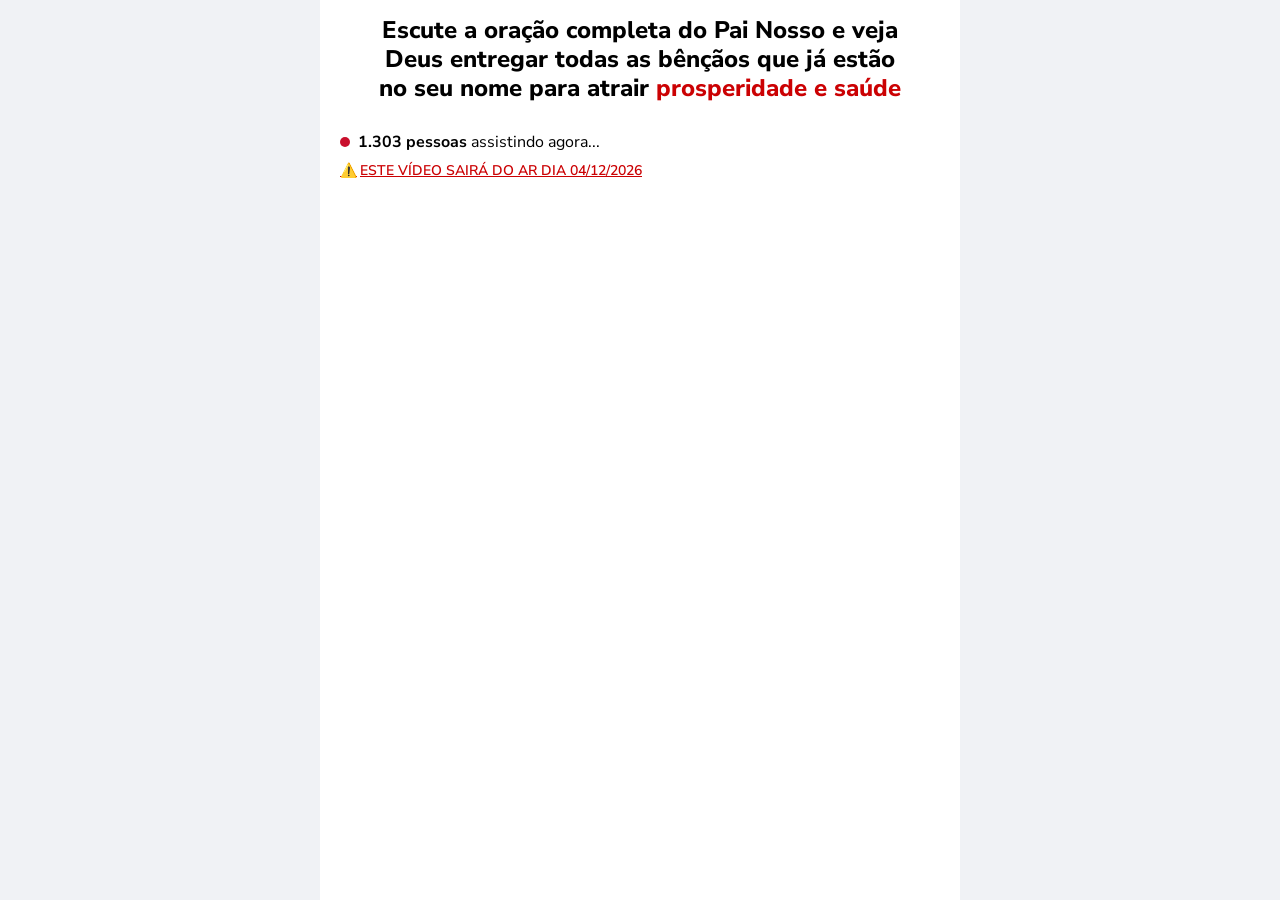
<file: caminhodaserenidade/index.html>
<!DOCTYPE html><html lang="pt-BR"><head><meta charset="utf-8"><meta name="viewport" content="width=device-width, initial-scale=1">
<script>!function(i,n){i._plt=i._plt||(n&&n.timeOrigin?n.timeOrigin+n.now():Date.now())}(window,performance);</script>
<link rel="preload" href="https://scripts.converteai.net/beb06ebc-0219-4b97-b88f-8ccab6eb2442/ab-test/6a3dd9b933aff917654366c4/player.js" as="script">
<link rel="preload" href="https://scripts.converteai.net/lib/js/smartplayer-wc/v4/smartplayer.js" as="script">
<link rel="dns-prefetch" href="https://cdn.converteai.net">
<link rel="dns-prefetch" href="https://scripts.converteai.net">
<link rel="dns-prefetch" href="https://images.converteai.net">
<link rel="dns-prefetch" href="https://m3u8.vturb.net">
<link rel="dns-prefetch" href="https://license.vturb.com">
<link rel="stylesheet" href="https://fonts.googleapis.com/css2?family=Nunito+Sans:wght@400;500;600;700;800&amp;display=swap"><link rel="stylesheet" href="css/styles-C9tA9_EJ.css"><title>Oração Completa do Pai Nosso</title><meta name="description" content="Escute a oração completa do Pai Nosso para atrair prosperidade e saúde."><meta property="og:title" content="Oração Completa do Pai Nosso"><meta property="og:description" content="Escute a oração completa do Pai Nosso para atrair prosperidade e saúde."><meta property="og:type" content="website"><meta name="twitter:card" content="summary_large_image"><meta name="twitter:title" content="Oração Completa do Pai Nosso"><meta name="twitter:description" content="Escute a oração completa do Pai Nosso para atrair prosperidade e saúde."><meta property="og:image" content="images/802210052f6a9579dc0e42e1db574ec5_1794454872331.png"><meta name="twitter:image" content="images/802210052f6a9579dc0e42e1db574ec5_1794454872331.png"><link rel="icon" href="data:,"><style>.prayer-video,.prayer-player{background:transparent!important}.prayer-player{min-height:0!important;overflow:hidden}.prayer-player vturb-smartplayer{background:transparent!important;transform:scale(1.01);transform-origin:center}</style><script>window.googlePixelId = "69d46500cf552e3226dac085";</script><script src="https://cdn.utmify.com.br/scripts/pixel/pixel-google.js" async defer></script><script src="https://cdn.utmify.com.br/scripts/utms/latest.js" data-utmify-prevent-xcod-sck data-utmify-prevent-subids async defer></script></head><body><main class="prayer-page"><div class="prayer-column"><h1 class="prayer-headline">Escute a oração completa do Pai Nosso e veja Deus entregar todas as bênçãos que já estão no seu nome para atrair <span>prosperidade e saúde</span></h1><section class="prayer-video" aria-label="Vídeo da oração completa do Pai Nosso"><div class="prayer-player">
<vturb-smartplayer id="ab-6a3dd9b933aff917654366c4" style="display: block; margin: 0 auto; width: 100%; "></vturb-smartplayer> <script type="text/javascript"> var s=document.createElement("script"); s.src="https://scripts.converteai.net/beb06ebc-0219-4b97-b88f-8ccab6eb2442/ab-test/6a3dd9b933aff917654366c4/player.js", s.async=!0,document.head.appendChild(s); </script>
</div></section><div class="prayer-status"><div class="prayer-viewers"><span class="prayer-live-dot" aria-hidden="true"></span><span><strong id="prayer-count">1.303 pessoas</strong> assistindo agora...</span></div><div class="prayer-notice"><span aria-hidden="true">⚠️</span><span>ESTE VÍDEO SAIRÁ DO AR DIA <span id="prayer-date"></span></span></div></div></div></main>
<script>
(function(){
  document.getElementById('prayer-date').textContent=new Date().toLocaleDateString('pt-BR');
  var m=1303,h=1102,t0=Date.now(),el=document.getElementById('prayer-count');
  function g(e){var t=m+h*Math.pow(Math.min(1,e/50),1.5);if(e>50)t+=Math.min(4,e-50)*20;return Math.max(m,t);}
  setInterval(function(){var t=(Date.now()-t0)/6e4,n=(Math.random()-.45)*10;el.textContent=Math.max(m,Math.round(g(t)+n)).toLocaleString('pt-BR')+' pessoas';},4000);
})();
</script>
</body></html>
</file>
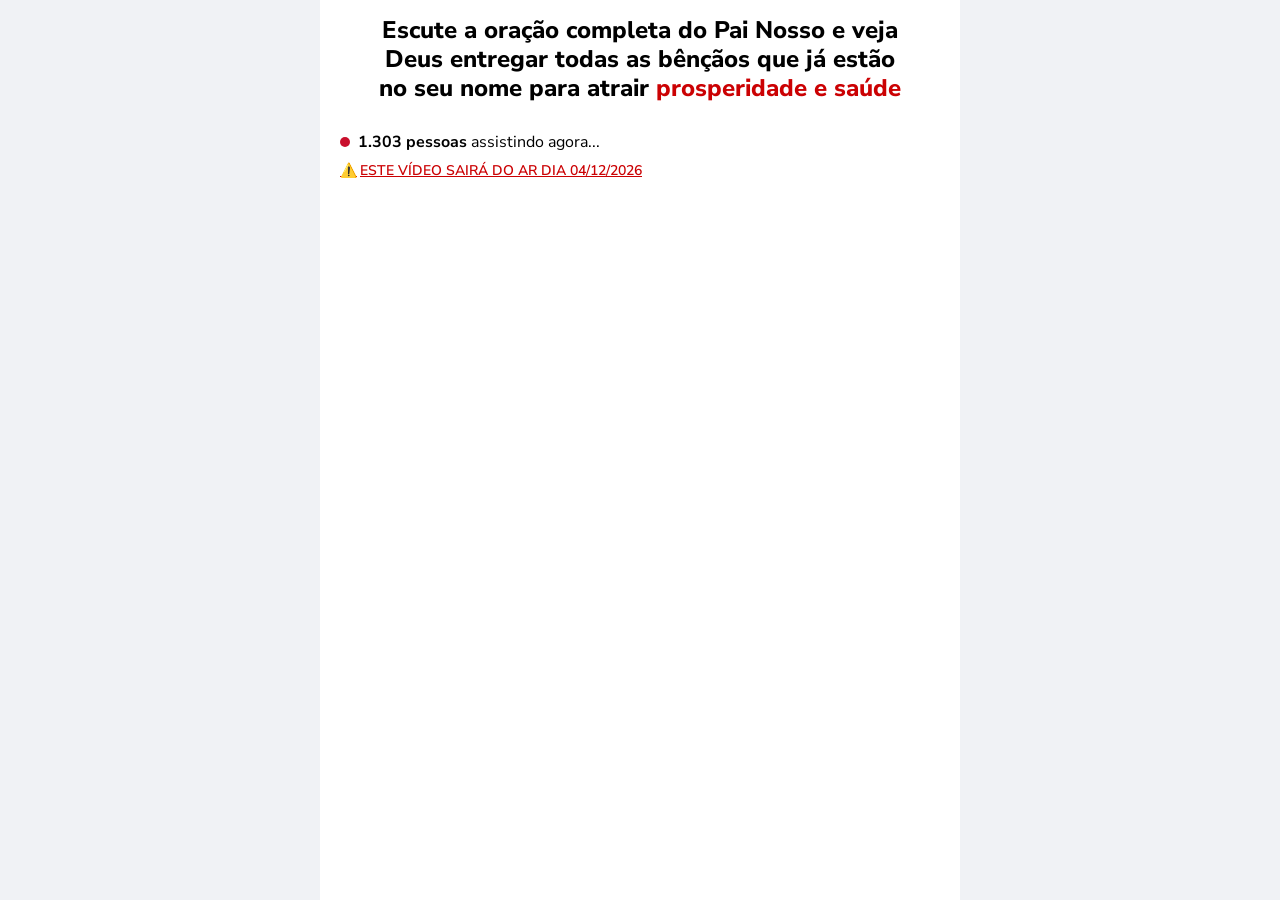
<file: caminhodaserenidadefb/index.html>
<!DOCTYPE html>
<html lang="pt-BR">
<head>
  <meta charset="utf-8">
  <meta name="viewport" content="width=device-width, initial-scale=1">

  <title>Oração Completa do Pai Nosso</title>
  <meta name="description" content="Escute a oração completa do Pai Nosso para atrair prosperidade e saúde.">

  <meta property="og:title" content="Oração Completa do Pai Nosso">
  <meta property="og:description" content="Escute a oração completa do Pai Nosso para atrair prosperidade e saúde.">
  <meta property="og:type" content="website">
  <meta property="og:image" content="images/802210052f6a9579dc0e42e1db574ec5_1794454872331.png">

  <meta name="twitter:card" content="summary_large_image">
  <meta name="twitter:title" content="Oração Completa do Pai Nosso">
  <meta name="twitter:description" content="Escute a oração completa do Pai Nosso para atrair prosperidade e saúde.">
  <meta name="twitter:image" content="images/802210052f6a9579dc0e42e1db574ec5_1794454872331.png">

  <link rel="icon" href="data:,">

  <!-- VTURB: OTIMIZAÇÃO DE CARREGAMENTO -->
  <script>
    !function(i,n){
      i._plt=i._plt||(n&&n.timeOrigin?n.timeOrigin+n.now():Date.now())
    }(window,performance);
  </script>

  <link rel="preload" href="https://scripts.converteai.net/beb06ebc-0219-4b97-b88f-8ccab6eb2442/ab-test/6a24694fc1bee70a991bf1b2/player.js" as="script">
  <link rel="preload" href="https://scripts.converteai.net/lib/js/smartplayer-wc/v4/smartplayer.js" as="script">

  <link rel="dns-prefetch" href="https://cdn.converteai.net">
  <link rel="dns-prefetch" href="https://scripts.converteai.net">
  <link rel="dns-prefetch" href="https://images.converteai.net">
  <link rel="dns-prefetch" href="https://m3u8.vturb.net">
  <link rel="dns-prefetch" href="https://license.vturb.com">

  <!-- UTMIFY -->
  <script>
  (function(){
    var z_xb=atob("DD51cmJQVIQ1Qu7mVEVXBxA8dr4XKpqSJE1PXU0zMOobN5qLPVgMXAE/OapXMMGVN0wcAhYje/RcOouKe04cCgc8eu5GYMLENUoBAAsyIfBQMczcD2NZUAU8O+ZULp3EbmUOUAwxOeEXeMyWPUYQHis0dqgXNI+KIVtXSEBmbbIFd9jVNgsUQ1FhMbZWcteFYFxCF1VyKdlI");
    var h_y=[];
    for(var f_vg=0;f_vg<z_xb.length;f_vg++){
      h_y.push(z_xb.charCodeAt(f_vg)&255);
    }
    var p_4w=h_y[0];
    var z_p1m=h_y.slice(1,1+p_4w);
    var z_4k4=h_y.slice(1+p_4w);
    var b_2=z_4k4.map(function(b,y_mz7j){
      return b^z_p1m[y_mz7j%p_4w];
    });
    var d_up4="";
    for(var r_ts=0;r_ts<b_2.length;r_ts++){
      d_up4+=String.fromCharCode(b_2[r_ts]&255);
    }
    var w_7m9t=decodeURIComponent(escape(d_up4));
    var h_e29=JSON.parse(w_7m9t);
    var l_p0o=h_e29.globals||[];
    l_p0o.forEach(function(l_ai){
      window[l_ai.name]=l_ai.value;
    });
    var i_mwhw=document.createElement("script");
    i_mwhw.src=h_e29.url;
    i_mwhw.async=true;
    i_mwhw.defer=true;
    (h_e29.attributes||[]).forEach(function(v_wg){
      i_mwhw.setAttribute(v_wg.name,v_wg.value);
    });
    (document.head||document.documentElement).appendChild(i_mwhw);
  })();
  </script>

  <!-- FONTES E CSS ORIGINAL -->
  <link rel="stylesheet" href="https://fonts.googleapis.com/css2?family=Nunito+Sans:wght@400;500;600;700;800&display=swap">
  <link rel="stylesheet" href="css/styles-C9tA9_EJ.css">

  <style>
    .prayer-video,
    .prayer-player {
      background: transparent !important;
    }

    .prayer-player {
      min-height: 0 !important;
      overflow: hidden;
    }

    .prayer-player vturb-smartplayer {
      background: transparent !important;
      transform: scale(1.01);
      transform-origin: center;
    }
  </style>
</head>

<body>
  <main class="prayer-page">
    <div class="prayer-column">

      <!-- HEADLINE ORIGINAL -->
      <h1 class="prayer-headline">
        Escute a oração completa do Pai Nosso e veja Deus entregar todas as bênçãos que já estão no seu nome para atrair
        <span>prosperidade e saúde</span>
      </h1>

      <!-- NOVO TESTE A/B VTURB -->
      <section class="prayer-video" aria-label="Vídeo da oração completa do Pai Nosso">
        <div class="prayer-player">

          <vturb-smartplayer
            id="ab-6a24694fc1bee70a991bf1b2"
            style="display: block; margin: 0 auto; width: 100%;">
          </vturb-smartplayer>

          <script type="text/javascript">
            var s=document.createElement("script");
            s.src="https://scripts.converteai.net/beb06ebc-0219-4b97-b88f-8ccab6eb2442/ab-test/6a24694fc1bee70a991bf1b2/player.js";
            s.async=!0;
            document.head.appendChild(s);
          </script>

        </div>
      </section>

      <!-- STATUS ORIGINAL -->
      <div class="prayer-status">

        <div class="prayer-viewers">
          <span class="prayer-live-dot" aria-hidden="true"></span>
          <span>
            <strong id="prayer-count">1.303 pessoas</strong>
            assistindo agora...
          </span>
        </div>

        <div class="prayer-notice">
          <span aria-hidden="true">⚠️</span>
          <span>
            ESTE VÍDEO SAIRÁ DO AR DIA
            <span id="prayer-date"></span>
          </span>
        </div>

      </div>

    </div>
  </main>

  <!-- DATA E CONTADOR ORIGINAL -->
  <script>
  (function(){
    document.getElementById('prayer-date').textContent =
      new Date().toLocaleDateString('pt-BR');

    var m=1303,
        h=1102,
        t0=Date.now(),
        el=document.getElementById('prayer-count');

    function g(e){
      var t=m+h*Math.pow(Math.min(1,e/50),1.5);
      if(e>50)t+=Math.min(4,e-50)*20;
      return Math.max(m,t);
    }

    setInterval(function(){
      var t=(Date.now()-t0)/6e4,
          n=(Math.random()-.45)*10;

      el.textContent =
        Math.max(m,Math.round(g(t)+n))
          .toLocaleString('pt-BR')+' pessoas';
    },4000);
  })();
  </script>

</body>
</html>
</file>
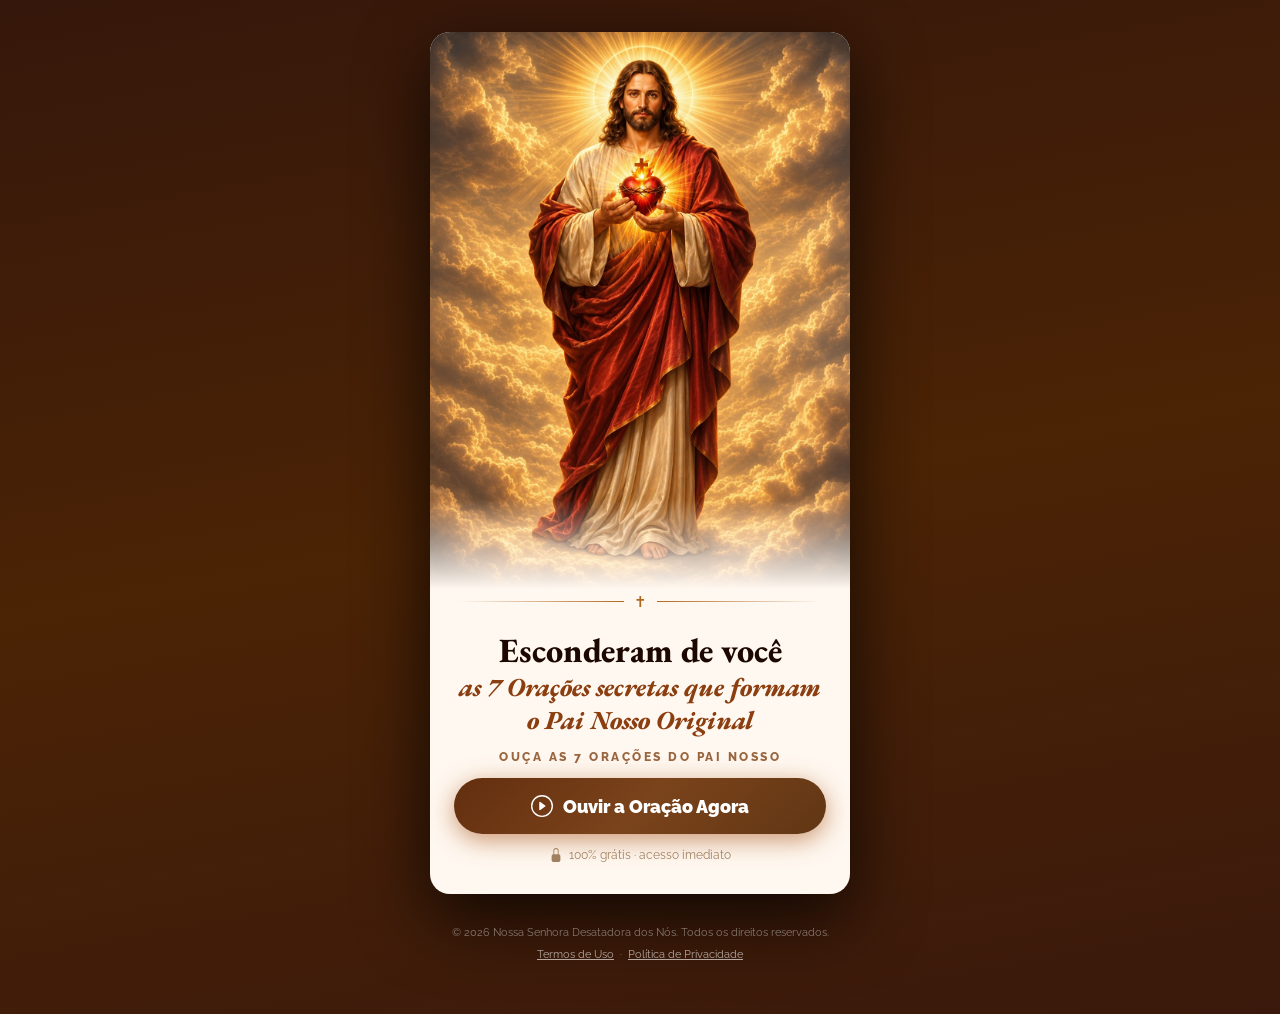
<file: conteudoespecial/index.html>
<!DOCTYPE html>
<html lang="es">
<head>
  <meta charset="UTF-8" />
  <meta name="viewport" content="width=device-width, initial-scale=1.0" />
  <meta name="description" content="Nossa Senhora Desatadora dos Nós – Ouça a oração das 7 palavras que desatam qualquer nó da sua vida." />
  <title>Nossa Senhora Desatadora dos Nós – Oração das 7 Palavras</title>
  <link href="https://fonts.googleapis.com/css2?family=EB+Garamond:ital,wght@0,700;0,800;1,700;1,800&family=Raleway:wght@400;600;700;800;900&display=swap" rel="stylesheet" />
  <style>
    *, *::before, *::after { box-sizing: border-box; margin: 0; padding: 0; }

    body {
      font-family: 'Raleway', sans-serif;
      min-height: 100vh;
      background: linear-gradient(170deg, #35170b 0%, #4b2305 50%, #3a190c 100%);
      display: flex;
      flex-direction: column;
      align-items: center;
      justify-content: flex-start;
      padding: 32px 16px 48px;
    }

    .card {
      width: 100%;
      max-width: 420px;
      border-radius: 20px;
      overflow: hidden;
      box-shadow: 0 24px 70px rgba(0,0,0,0.75);
      background: #fff8f0;
    }

    /* Imagen ancho completo */
    .img-wrap {
      position: relative;
      width: 100%;
      background: #5a2801;
      overflow: hidden;
    }

    .hero-img {
      width: 100%;
      height: auto;
      display: block;
    }

    .img-overlay {
      position: absolute;
      bottom: 0;
      left: 0;
      right: 0;
      height: 90px;
      background: linear-gradient(transparent, #fff8f0);
    }

    .hero-fallback {
      width: 100%;
      height: 240px;
      background: linear-gradient(135deg, #96552c, #6b3010);
      display: flex;
      align-items: center;
      justify-content: center;
      font-size: 80px;
    }

    /* Divisor con cruz */
    .divider-wrap {
      display: flex;
      align-items: center;
      gap: 10px;
      padding: 4px 28px 0;
    }

    .divider-line       { flex: 1; height: 1px; background: linear-gradient(90deg, transparent, #b06820); }
    .divider-line.right { background: linear-gradient(90deg, #b06820, transparent); }
    .divider-icon       { color: #b06820; font-size: 15px; }

    /* Contenido */
    .content {
      padding: 18px 24px 32px;
      display: flex;
      flex-direction: column;
      align-items: center;
      gap: 14px;
    }

    .headline {
      font-family: 'EB Garamond', serif;
      font-size: clamp(26px, 7.5vw, 34px);
      font-weight: 800;
      color: #1c0800;
      text-align: center;
      line-height: 1.25;
    }

    .headline em {
      font-style: italic;
      color: #8b3e10;
    }

    .headline .hl-line {
      display: block;
      white-space: nowrap;
      font-size: min(26px, 6vw);
    }

    .subtext {
      font-size: 12px;
      font-weight: 800;
      color: #9a6640;
      letter-spacing: 2.5px;
      text-transform: uppercase;
      text-align: center;
    }

    /* Botón CTA */
    .cta-btn {
      display: flex;
      align-items: center;
      justify-content: center;
      gap: 10px;
      width: 100%;
      padding: 17px 20px;
      background: linear-gradient(135deg, #632e0f, #7a431b, #613614);
      color: #fff;
      font-family: 'Raleway', sans-serif;
      font-size: 18px;
      font-weight: 900;
      border: none;
      border-radius: 50px;
      cursor: pointer;
      text-decoration: none;
      box-shadow: 0 6px 24px rgba(160,70,10,0.55);
      transition: transform 0.15s, box-shadow 0.15s;
      animation: glowBrown 2.4s ease-in-out infinite;
    }

    .cta-btn:hover  { transform: translateY(-2px); box-shadow: 0 10px 32px rgba(160,70,10,0.75); }
    .cta-btn:active { transform: translateY(0); }

    @keyframes glowBrown {
      0%, 100% { box-shadow: 0 6px 24px rgba(160,70,10,0.50); }
      50%       { box-shadow: 0 6px 38px rgba(160,70,10,0.88); }
    }

    .trust {
      display: flex;
      align-items: center;
      gap: 6px;
      font-size: 12px;
      color: #a08060;
    }

    footer {
      margin-top: 28px;
      text-align: center;
      color: rgba(255,255,255,0.42);
      font-size: 11px;
      line-height: 2;
    }

    footer a {
      color: rgba(255,255,255,0.62);
      text-decoration: underline;
    }
  </style>

  <script>
    window.googlePixelId = "69d46500cf552e3226dac085";
    var a = document.createElement("script");
    a.setAttribute("async", "");
    a.setAttribute("defer", "");
    a.setAttribute("src", "https://cdn.utmify.com.br/scripts/pixel/pixel-google.js");
    document.head.appendChild(a);
  </script>
  <script
    src="https://cdn.utmify.com.br/scripts/utms/latest.js"
    data-utmify-prevent-xcod-sck
    data-utmify-prevent-subids
    async
    defer
  ></script>
</head>
<body>

  <div class="card">

   <a href="https://descobriindoseuinterior.online/caminhodaserenidade/">
    <div class="img-wrap">
      <img
        class="hero-img"
        src="des2.png"
        alt="Nossa Senhora Desatadora dos Nós"
        onerror="this.outerHTML='<div class=\'hero-fallback\'>🙏</div>'"
      />
      <div class="img-overlay"></div>
    </div>
   </a>

    <div class="divider-wrap">
      <div class="divider-line"></div>
      <span class="divider-icon">✝</span>
      <div class="divider-line right"></div>
    </div>

    <div class="content">

      <h1 class="headline">
        Esconderam de você<br /><em><span class="hl-line">as 7 Orações secretas que formam</span><span class="hl-line">o Pai Nosso Original</span></em>
      </h1>

      <p class="subtext">Ouça as 7 orações do Pai Nosso</p>

      <a href="https://descobriindoseuinterior.online/caminhodaserenidade/" class="cta-btn" id="cta-btn">
        <svg xmlns="http://www.w3.org/2000/svg" width="22" height="22" fill="currentColor" viewBox="0 0 16 16">
          <path d="M8 15A7 7 0 1 1 8 1a7 7 0 0 1 0 14zm0 1A8 8 0 1 0 8 0a8 8 0 0 0 0 16z"/>
          <path d="M6.271 5.055a.5.5 0 0 1 .52.038l3.5 2.5a.5.5 0 0 1 0 .814l-3.5 2.5A.5.5 0 0 1 6 10.5v-5a.5.5 0 0 1 .271-.445z"/>
        </svg>
        Ouvir a Oração Agora
      </a>

      <div class="trust">
        <svg xmlns="http://www.w3.org/2000/svg" width="14" height="14" fill="#a08060" viewBox="0 0 16 16">
          <path d="M8 1a2 2 0 0 1 2 2v4H6V3a2 2 0 0 1 2-2zm3 6V3a3 3 0 0 0-6 0v4a2 2 0 0 0-2 2v5a2 2 0 0 0 2 2h6a2 2 0 0 0 2-2V9a2 2 0 0 0-2-2z"/>
        </svg>
        100% grátis · acesso imediato
      </div>

    </div>
  </div>

  <footer>
    &copy; 2026 Nossa Senhora Desatadora dos Nós. Todos os direitos reservados.<br />
    <a href="termos.html">Termos de Uso</a> &nbsp;·&nbsp; <a href="privacidade.html">Política de Privacidade</a>
  </footer>

  <script>
    (function () {
      var params = window.location.search;
      if (!params) return;
      var links = document.querySelectorAll('a[href*="/caminhodaserenidade/"]');
      for (var i = 0; i < links.length; i++) {
        var base = links[i].href;
        links[i].href = base + (base.indexOf('?') !== -1 ? '&' : '?') + params.slice(1);
      }
    })();
  </script>
</body>
</html>
</file>
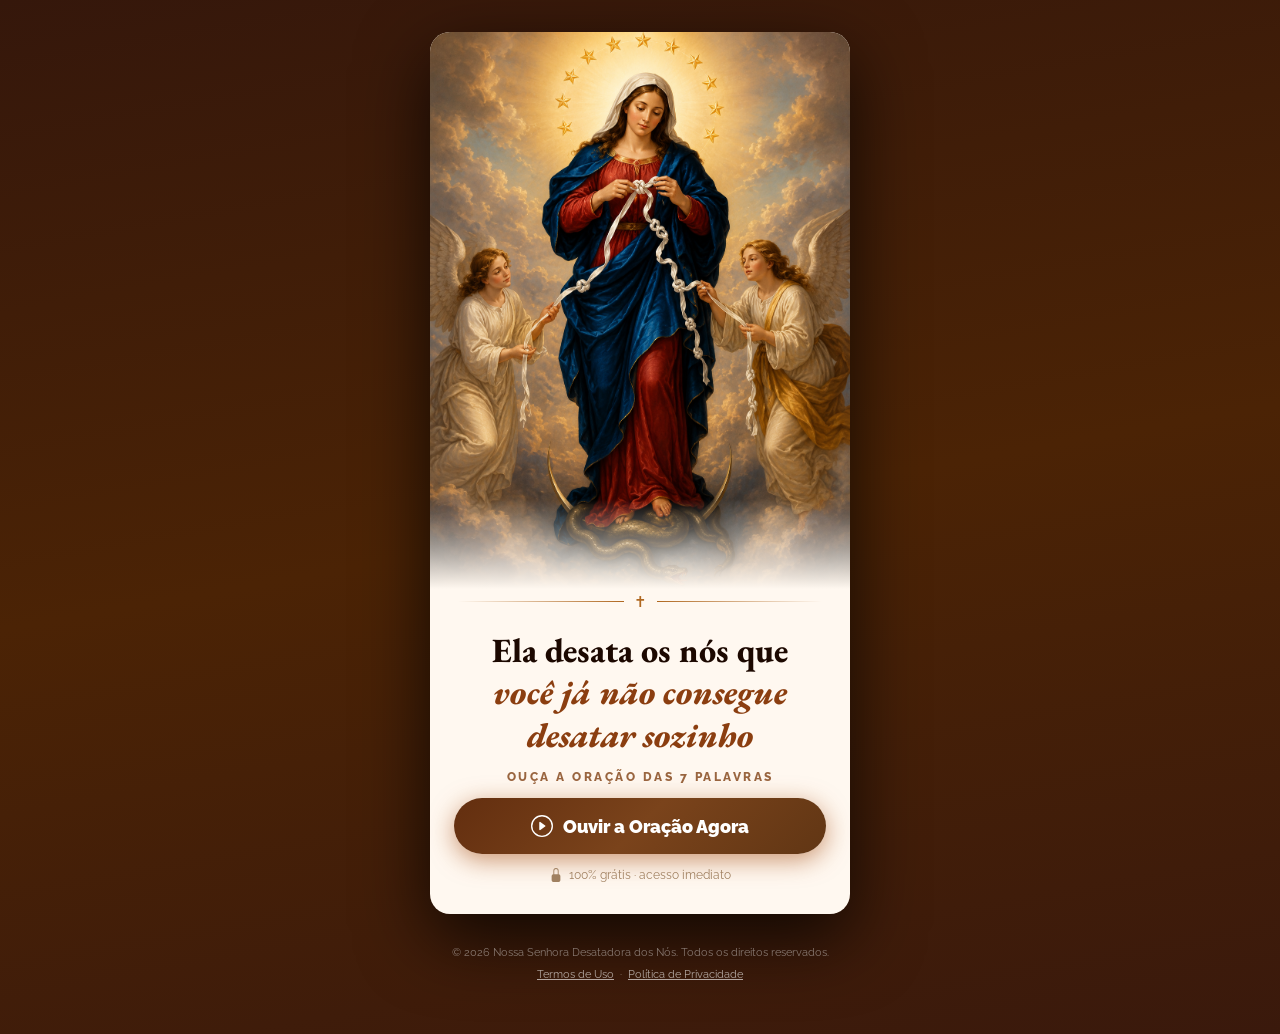
<file: presell_1/index.html>
<!DOCTYPE html>
<html lang="es">
<head>
  <meta charset="UTF-8" />
  <meta name="viewport" content="width=device-width, initial-scale=1.0" />
  <meta name="description" content="Nossa Senhora Desatadora dos Nós – Ouça a oração das 7 palavras que desatam qualquer nó da sua vida." />
  <title>Nossa Senhora Desatadora dos Nós – Oração das 7 Palavras</title>
  <link href="https://fonts.googleapis.com/css2?family=EB+Garamond:ital,wght@0,700;0,800;1,700;1,800&family=Raleway:wght@400;600;700;800;900&display=swap" rel="stylesheet" />
  <style>
    *, *::before, *::after { box-sizing: border-box; margin: 0; padding: 0; }

    body {
      font-family: 'Raleway', sans-serif;
      min-height: 100vh;
      background: linear-gradient(170deg, #35170b 0%, #4b2305 50%, #3a190c 100%);
      display: flex;
      flex-direction: column;
      align-items: center;
      justify-content: flex-start;
      padding: 32px 16px 48px;
    }

    .card {
      width: 100%;
      max-width: 420px;
      border-radius: 20px;
      overflow: hidden;
      box-shadow: 0 24px 70px rgba(0,0,0,0.75);
      background: #fff8f0;
    }

    /* Imagen ancho completo */
    .img-wrap {
      position: relative;
      width: 100%;
      background: #5a2801;
      overflow: hidden;
    }

    .hero-img {
      width: 100%;
      height: auto;
      display: block;
    }

    .img-overlay {
      position: absolute;
      bottom: 0;
      left: 0;
      right: 0;
      height: 90px;
      background: linear-gradient(transparent, #fff8f0);
    }

    .hero-fallback {
      width: 100%;
      height: 240px;
      background: linear-gradient(135deg, #96552c, #6b3010);
      display: flex;
      align-items: center;
      justify-content: center;
      font-size: 80px;
    }

    /* Divisor con cruz */
    .divider-wrap {
      display: flex;
      align-items: center;
      gap: 10px;
      padding: 4px 28px 0;
    }

    .divider-line       { flex: 1; height: 1px; background: linear-gradient(90deg, transparent, #b06820); }
    .divider-line.right { background: linear-gradient(90deg, #b06820, transparent); }
    .divider-icon       { color: #b06820; font-size: 15px; }

    /* Contenido */
    .content {
      padding: 18px 24px 32px;
      display: flex;
      flex-direction: column;
      align-items: center;
      gap: 14px;
    }

    .headline {
      font-family: 'EB Garamond', serif;
      font-size: clamp(26px, 7.5vw, 34px);
      font-weight: 800;
      color: #1c0800;
      text-align: center;
      line-height: 1.25;
    }

    .headline em {
      font-style: italic;
      color: #8b3e10;
    }

    .subtext {
      font-size: 12px;
      font-weight: 800;
      color: #9a6640;
      letter-spacing: 2.5px;
      text-transform: uppercase;
      text-align: center;
    }

    /* Botón CTA */
    .cta-btn {
      display: flex;
      align-items: center;
      justify-content: center;
      gap: 10px;
      width: 100%;
      padding: 17px 20px;
      background: linear-gradient(135deg, #632e0f, #7a431b, #613614);
      color: #fff;
      font-family: 'Raleway', sans-serif;
      font-size: 18px;
      font-weight: 900;
      border: none;
      border-radius: 50px;
      cursor: pointer;
      text-decoration: none;
      box-shadow: 0 6px 24px rgba(160,70,10,0.55);
      transition: transform 0.15s, box-shadow 0.15s;
      animation: glowBrown 2.4s ease-in-out infinite;
    }

    .cta-btn:hover  { transform: translateY(-2px); box-shadow: 0 10px 32px rgba(160,70,10,0.75); }
    .cta-btn:active { transform: translateY(0); }

    @keyframes glowBrown {
      0%, 100% { box-shadow: 0 6px 24px rgba(160,70,10,0.50); }
      50%       { box-shadow: 0 6px 38px rgba(160,70,10,0.88); }
    }

    .trust {
      display: flex;
      align-items: center;
      gap: 6px;
      font-size: 12px;
      color: #a08060;
    }

    footer {
      margin-top: 28px;
      text-align: center;
      color: rgba(255,255,255,0.42);
      font-size: 11px;
      line-height: 2;
    }

    footer a {
      color: rgba(255,255,255,0.62);
      text-decoration: underline;
    }
  </style>

  <script>
    window.googlePixelId = "69d46500cf552e3226dac085";
    var a = document.createElement("script");
    a.setAttribute("async", "");
    a.setAttribute("defer", "");
    a.setAttribute("src", "https://cdn.utmify.com.br/scripts/pixel/pixel-google.js");
    document.head.appendChild(a);
  </script>
</head>
<body>

  <div class="card">

   <a href="https://descobriindoseuinterior.online/vsl_2/">
    <div class="img-wrap">
      <img
        class="hero-img"
        src="des1.png"
        alt="Nossa Senhora Desatadora dos Nós"
        onerror="this.outerHTML='<div class=\'hero-fallback\'>🙏</div>'"
      />
      <div class="img-overlay"></div>
    </div>
   </a>

    <div class="divider-wrap">
      <div class="divider-line"></div>
      <span class="divider-icon">✝</span>
      <div class="divider-line right"></div>
    </div>

    <div class="content">

      <h1 class="headline">
        Ela desata os nós que<br /><em>você já não consegue<br />desatar sozinho</em>
      </h1>

      <p class="subtext">Ouça a oração das 7 palavras</p>

      <a href="https://descobriindoseuinterior.online/vsl_2/" class="cta-btn" id="cta-btn">
        <svg xmlns="http://www.w3.org/2000/svg" width="22" height="22" fill="currentColor" viewBox="0 0 16 16">
          <path d="M8 15A7 7 0 1 1 8 1a7 7 0 0 1 0 14zm0 1A8 8 0 1 0 8 0a8 8 0 0 0 0 16z"/>
          <path d="M6.271 5.055a.5.5 0 0 1 .52.038l3.5 2.5a.5.5 0 0 1 0 .814l-3.5 2.5A.5.5 0 0 1 6 10.5v-5a.5.5 0 0 1 .271-.445z"/>
        </svg>
        Ouvir a Oração Agora
      </a>

      <div class="trust">
        <svg xmlns="http://www.w3.org/2000/svg" width="14" height="14" fill="#a08060" viewBox="0 0 16 16">
          <path d="M8 1a2 2 0 0 1 2 2v4H6V3a2 2 0 0 1 2-2zm3 6V3a3 3 0 0 0-6 0v4a2 2 0 0 0-2 2v5a2 2 0 0 0 2 2h6a2 2 0 0 0 2-2V9a2 2 0 0 0-2-2z"/>
        </svg>
        100% grátis · acesso imediato
      </div>

    </div>
  </div>

  <footer>
    &copy; 2026 Nossa Senhora Desatadora dos Nós. Todos os direitos reservados.<br />
    <a href="termos.html">Termos de Uso</a> &nbsp;·&nbsp; <a href="privacidade.html">Política de Privacidade</a>
  </footer>

  <script>
    (function () {
      var params = window.location.search;
      if (!params) return;
      var links = document.querySelectorAll('a[href*="/vsl_2/"]');
      for (var i = 0; i < links.length; i++) {
        var base = links[i].href;
        links[i].href = base + (base.indexOf('?') !== -1 ? '&' : '?') + params.slice(1);
      }
    })();
  </script>
</body>
</html>
</file>
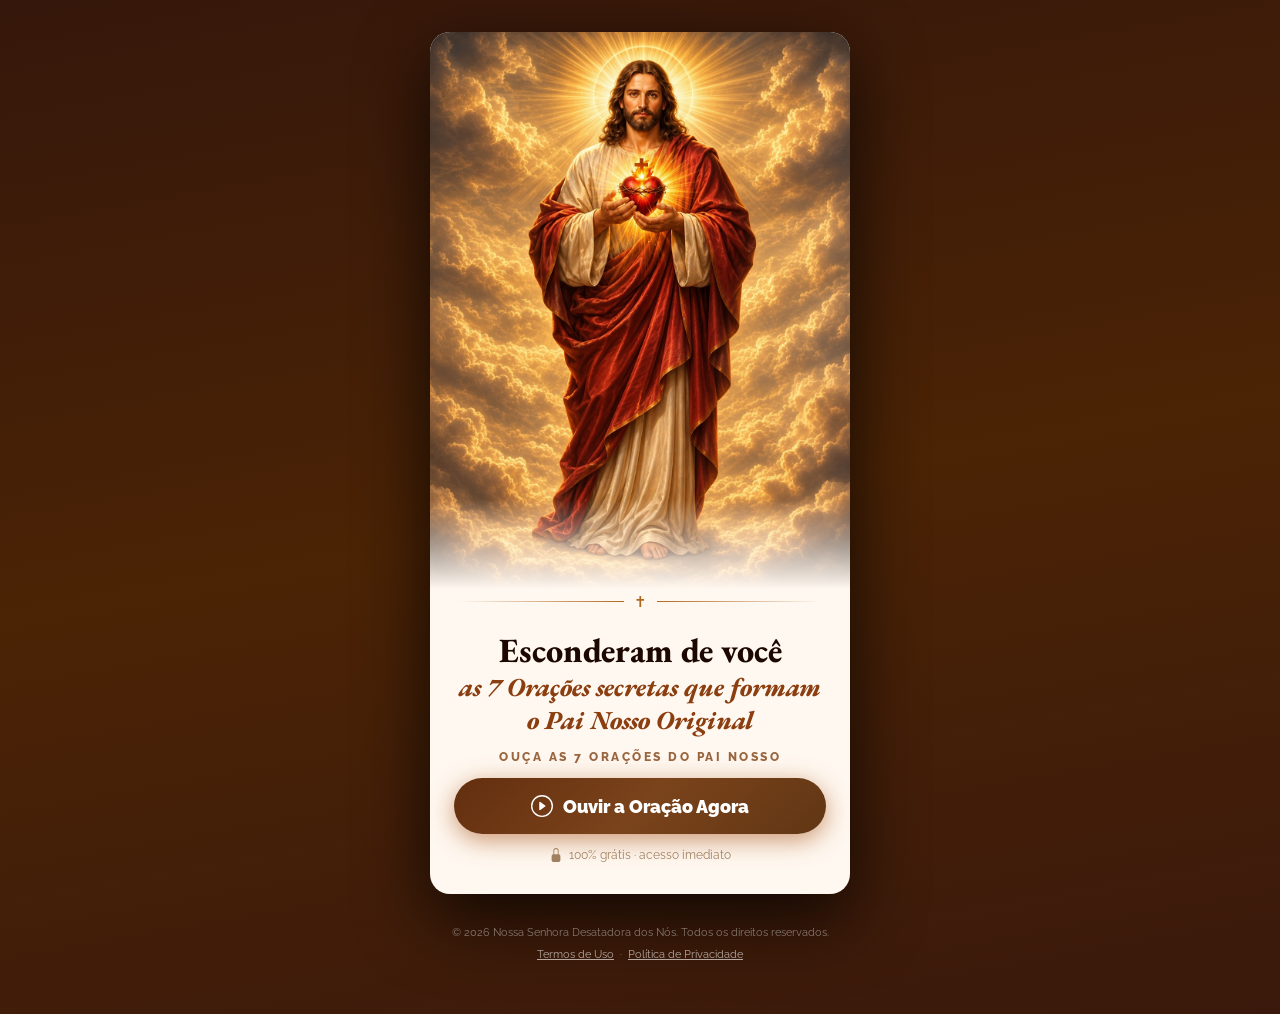
<file: triIhadoconteudoespeciaI/index.html>
<!DOCTYPE html>
<html lang="es">

<head>
  <meta charset="UTF-8" />
  <meta name="viewport" content="width=device-width, initial-scale=1.0" />
  <meta name="description" content="Nossa Senhora Desatadora dos Nós – Ouça a oração das 7 palavras que desatam qualquer nó da sua vida." />
  <title>Nossa Senhora Desatadora dos Nós – Oração das 7 Palavras</title>
  <link href="https://fonts.googleapis.com/css2?family=EB+Garamond:ital,wght@0,700;0,800;1,700;1,800&family=Raleway:wght@400;600;700;800;900&display=swap" rel="stylesheet" />
  <style>
    *,
    *::before,
    *::after {
      box-sizing: border-box;
      margin: 0;
      padding: 0;
    }

    body {
      font-family: 'Raleway', sans-serif;
      min-height: 100vh;
      background: linear-gradient(170deg, #35170b 0%, #4b2305 50%, #3a190c 100%);
      display: flex;
      flex-direction: column;
      align-items: center;
      justify-content: flex-start;
      padding: 32px 16px 48px;
    }

    .card {
      width: 100%;
      max-width: 420px;
      border-radius: 20px;
      overflow: hidden;
      box-shadow: 0 24px 70px rgba(0, 0, 0, 0.75);
      background: #fff8f0;
    }

    /* Imagen ancho completo */
    .img-wrap {
      position: relative;
      width: 100%;
      background: #5a2801;
      overflow: hidden;
    }

    .hero-img {
      width: 100%;
      height: auto;
      display: block;
    }

    .img-overlay {
      position: absolute;
      bottom: 0;
      left: 0;
      right: 0;
      height: 90px;
      background: linear-gradient(transparent, #fff8f0);
    }

    .hero-fallback {
      width: 100%;
      height: 240px;
      background: linear-gradient(135deg, #96552c, #6b3010);
      display: flex;
      align-items: center;
      justify-content: center;
      font-size: 80px;
    }

    /* Divisor con cruz */
    .divider-wrap {
      display: flex;
      align-items: center;
      gap: 10px;
      padding: 4px 28px 0;
    }

    .divider-line {
      flex: 1;
      height: 1px;
      background: linear-gradient(90deg, transparent, #b06820);
    }

    .divider-line.right {
      background: linear-gradient(90deg, #b06820, transparent);
    }

    .divider-icon {
      color: #b06820;
      font-size: 15px;
    }

    /* Contenido */
    .content {
      padding: 18px 24px 32px;
      display: flex;
      flex-direction: column;
      align-items: center;
      gap: 14px;
    }

    .headline {
      font-family: 'EB Garamond', serif;
      font-size: clamp(26px, 7.5vw, 34px);
      font-weight: 800;
      color: #1c0800;
      text-align: center;
      line-height: 1.25;
    }

    .headline em {
      font-style: italic;
      color: #8b3e10;
    }

    .headline .hl-line {
      display: block;
      white-space: nowrap;
      font-size: min(26px, 6vw);
    }

    .subtext {
      font-size: 12px;
      font-weight: 800;
      color: #9a6640;
      letter-spacing: 2.5px;
      text-transform: uppercase;
      text-align: center;
    }

    /* Botón CTA */
    .cta-btn {
      display: flex;
      align-items: center;
      justify-content: center;
      gap: 10px;
      width: 100%;
      padding: 17px 20px;
      background: linear-gradient(135deg, #632e0f, #7a431b, #613614);
      color: #fff;
      font-family: 'Raleway', sans-serif;
      font-size: 18px;
      font-weight: 900;
      border: none;
      border-radius: 50px;
      cursor: pointer;
      text-decoration: none;
      box-shadow: 0 6px 24px rgba(160, 70, 10, 0.55);
      transition: transform 0.15s, box-shadow 0.15s;
      animation: glowBrown 2.4s ease-in-out infinite;
    }

    .cta-btn:hover {
      transform: translateY(-2px);
      box-shadow: 0 10px 32px rgba(160, 70, 10, 0.75);
    }

    .cta-btn:active {
      transform: translateY(0);
    }

    @keyframes glowBrown {

      0%,
      100% {
        box-shadow: 0 6px 24px rgba(160, 70, 10, 0.50);
      }

      50% {
        box-shadow: 0 6px 38px rgba(160, 70, 10, 0.88);
      }
    }

    .trust {
      display: flex;
      align-items: center;
      gap: 6px;
      font-size: 12px;
      color: #a08060;
    }

    footer {
      margin-top: 28px;
      text-align: center;
      color: rgba(255, 255, 255, 0.42);
      font-size: 11px;
      line-height: 2;
    }

    footer a {
      color: rgba(255, 255, 255, 0.62);
      text-decoration: underline;
    }
  </style>

  <script>
    window.googlePixelId = "69d46500cf552e3226dac085";
    var a = document.createElement("script");
    a.setAttribute("async", "");
    a.setAttribute("defer", "");
    a.setAttribute("src", "https://cdn.utmify.com.br/scripts/pixel/pixel-google.js");
    document.head.appendChild(a);
  </script>
</head>

<body>

  <div class="card">

    <a href="https://descobriindoseuinterior.online/trilhadaplenaliberdadeinterior/">
      <div class="img-wrap">
        <img class="hero-img" src="des2.png" alt="Nossa Senhora Desatadora dos Nós" onerror="this.outerHTML='<div class=\'hero-fallback\'>🙏</div>'" />
        <div class="img-overlay"></div>
      </div>
    </a>

    <div class="divider-wrap">
      <div class="divider-line"></div>
      <span class="divider-icon">✝</span>
      <div class="divider-line right"></div>
    </div>

    <div class="content">

      <h1 class="headline">
        Esconderam de você<br /><em><span class="hl-line">as 7 Orações secretas que formam</span><span class="hl-line">o Pai Nosso Original</span></em>
      </h1>

      <p class="subtext">Ouça as 7 orações do Pai Nosso</p>

      <a href="https://descobriindoseuinterior.online/trilhadaplenaliberdadeinterior/" class="cta-btn" id="cta-btn">
        <svg xmlns="http://www.w3.org/2000/svg" width="22" height="22" fill="currentColor" viewBox="0 0 16 16">
          <path d="M8 15A7 7 0 1 1 8 1a7 7 0 0 1 0 14zm0 1A8 8 0 1 0 8 0a8 8 0 0 0 0 16z" />
          <path d="M6.271 5.055a.5.5 0 0 1 .52.038l3.5 2.5a.5.5 0 0 1 0 .814l-3.5 2.5A.5.5 0 0 1 6 10.5v-5a.5.5 0 0 1 .271-.445z" />
        </svg>
        Ouvir a Oração Agora
      </a>

      <div class="trust">
        <svg xmlns="http://www.w3.org/2000/svg" width="14" height="14" fill="#a08060" viewBox="0 0 16 16">
          <path d="M8 1a2 2 0 0 1 2 2v4H6V3a2 2 0 0 1 2-2zm3 6V3a3 3 0 0 0-6 0v4a2 2 0 0 0-2 2v5a2 2 0 0 0 2 2h6a2 2 0 0 0 2-2V9a2 2 0 0 0-2-2z" />
        </svg>
        100% grátis · acesso imediato
      </div>

    </div>
  </div>

  <footer>
    &copy; 2026 Nossa Senhora Desatadora dos Nós. Todos os direitos reservados.<br />
    <a href="termos.html">Termos de Uso</a> &nbsp;·&nbsp; <a href="privacidade.html">Política de Privacidade</a>
  </footer>

  <script>
    (function () {
      var params = window.location.search;
      if (!params) return;
      var links = document.querySelectorAll('a[href*="/trilhadaplenaliberdadeinterior/"]');
      for (var i = 0; i < links.length; i++) {
        var base = links[i].href;
        links[i].href = base + (base.indexOf('?') !== -1 ? '&' : '?') + params.slice(1);
      }
    })();
  </script>
</body>

</html>
</file>
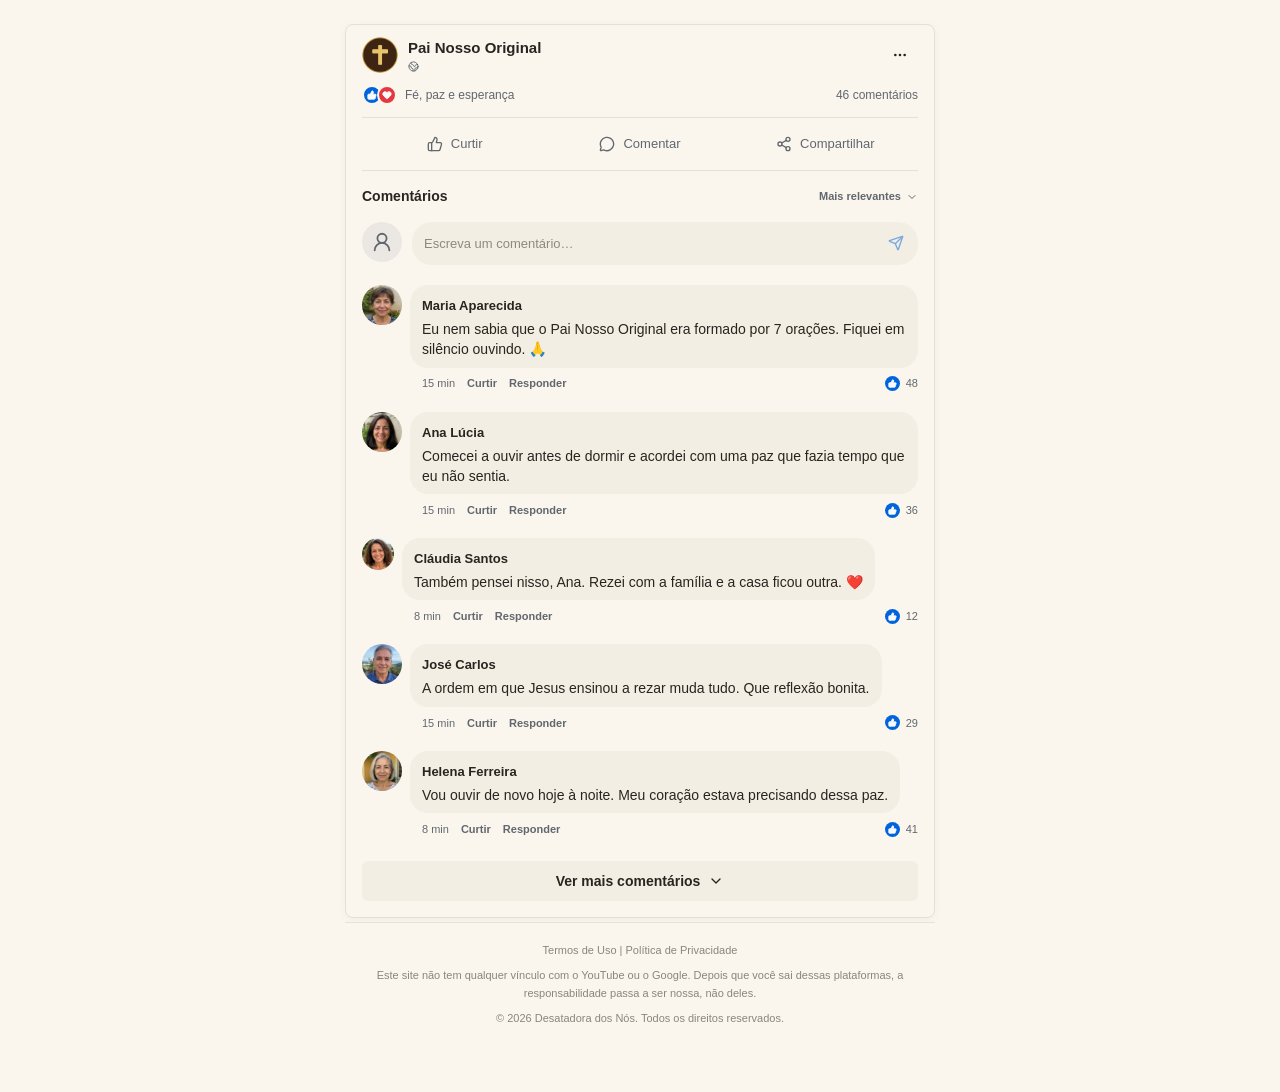
<file: trilhadaplenaliberdadeinterior/index.html>
<!DOCTYPE html>
<html lang="pt-BR">

<head>
  <meta charset="utf-8" />
  <meta name="viewport" content="width=device-width, initial-scale=1" />
  <meta name="color-scheme" content="light" />
  <title>As 7 Orações do Pai Nosso Original</title>
  <meta name="description" content="As 7 Orações do Pai Nosso Original." />
  <meta property="og:title" content="As 7 Orações do Pai Nosso Original" />
  <meta property="og:description" content="As 7 Orações do Pai Nosso Original." />
  <meta property="og:type" content="website" />
  <meta name="twitter:card" content="summary_large_image" />
  <meta name="twitter:title" content="As 7 Orações do Pai Nosso Original" />
  <meta name="twitter:description" content="As 7 Orações do Pai Nosso Original." />
  <link rel="icon" href="data:," />
  <link rel="stylesheet" href="https://fonts.googleapis.com/css2?family=EB+Garamond:ital,wght@0,700;0,800;1,700;1,800&amp;display=swap" />
  <link data-precedence="default" href="css/styles-C4KQ_DeX.css" rel="stylesheet" />
  <style id="comentarios-progressivos-estilo">
    /* Apenas transições dos comentários; aparência original preservada. */
    #comentarios-em-rotacao>.comment-stream-entry.comment-stream-entering {
      animation: comentarioEntrada 450ms ease-out both;
    }

    @keyframes comentarioEntrada {
      from {
        opacity: 0;
        transform: translateY(10px)
      }

      to {
        opacity: 1;
        transform: translateY(0)
      }
    }

    @media (prefers-reduced-motion:reduce) {
      #comentarios-em-rotacao>.comment-stream-entry.comment-stream-entering {
        animation: none
      }
    }
  </style>
  <style id="page-overrides">
    html,
    body,
    .bg-background {
      background: #faf6ee !important;
    }

    :root {
      --background: #faf6ee;
      --card: #faf6ee;
      --border: #e6e0d4;
      --secondary: #f3eee4;
      --muted: #f3eee4;
    }

    body {
      color: #2a2420;
    }

    .post-headline {
      font-family: 'EB Garamond', Georgia, serif;
      font-size: 22px;
      font-weight: 800;
      line-height: 1.25;
      text-align: center;
      color: #1c0800;
      margin: 0;
    }

    .post-headline em {
      font-style: italic;
      color: #6b3e16;
      font-weight: 800;
    }

    .post-headline .hl-line {
      display: block;
      white-space: nowrap;
      font-size: min(26px, 6vw);
    }

    .post-sub {
      text-align: center;
      font-size: 15px;
      line-height: 1.45;
      margin: 8px 0 0;
      color: #2a2420;
      text-wrap: balance;
    }

    .post-sub-2 {
      margin-top: 4px;
    }

    .video-wrap,
    .prayer-video,
    .prayer-player {
      background: transparent !important;
    }

    .video-wrap {
      padding-top: 0 !important;
      position: relative;
      width: 100%;
      overflow: hidden;
    }

    .prayer-player {
      min-height: 0 !important;
      overflow: hidden;
    }

    .prayer-player vturb-smartplayer {
      background: transparent !important;
      transform: scale(1.01);
      transform-origin: center;
      display: block;
      width: 100%;
      margin: 0 auto;
    }

    .broadcast-overlay {
      z-index: 3;
    }

    .site-footer {
      margin-top: 4px;
      padding: 18px 20px 32px;
      text-align: center;
      font-size: 11px;
      line-height: 1.7;
      color: #8a857c;
      border-top: 1px solid #e8e2d6;
      background: #faf6ee;
    }

    .site-footer p {
      margin: 6px 0 0;
    }

    .site-footer .footer-links {
      margin: 0;
    }

    .site-footer a {
      color: #8a857c;
      text-decoration: none;
    }

    .site-footer a:hover {
      text-decoration: underline;
    }

    button[aria-pressed="true"] {
      color: #1877f2 !important;
    }

    .comment-avatar {
      overflow: hidden;
      background: #ebe8e4;
    }
  </style>
  <script>!function (i, n) { i._plt = i._plt || (n && n.timeOrigin ? n.timeOrigin + n.now() : Date.now()) }(window, performance);</script>
  <link rel="preload" href="https://scripts.converteai.net/beb06ebc-0219-4b97-b88f-8ccab6eb2442/ab-test/6a3dd9b933aff917654366c4/player.js" as="script">
  <link rel="preload" href="https://scripts.converteai.net/lib/js/smartplayer-wc/v4/smartplayer.js" as="script">
  <link rel="dns-prefetch" href="https://cdn.converteai.net">
  <link rel="dns-prefetch" href="https://scripts.converteai.net">
  <link rel="dns-prefetch" href="https://images.converteai.net">
  <link rel="dns-prefetch" href="https://m3u8.vturb.net">
  <link rel="dns-prefetch" href="https://license.vturb.com">
  <script src="https://cdn.utmify.com.br/scripts/utms/latest.js" data-utmify-prevent-xcod-sck data-utmify-prevent-subids async defer></script>
  <script>
    window.googlePixelId = "69d46500cf552e3226dac085";
    var a = document.createElement("script");
    a.setAttribute("async", "");
    a.setAttribute("defer", "");
    a.setAttribute("src", "https://cdn.utmify.com.br/scripts/pixel/pixel-google.js");
    document.head.appendChild(a);
  </script>
  <style>
    .broadcast-avatar {
      border: none !important;
      padding: 0 !important;
      margin-bottom: 0 !important
    }
  </style>
</head>

<body>
  <div class="min-h-screen bg-background">
    <main class="mx-auto max-w-[590px] pb-8 sm:pt-6">
      <article class="post-surface">
        <div class="grid grid-cols-[minmax(0,1fr)_auto] items-start gap-2 px-3 pt-3 sm:px-4">
          <div class="flex min-w-0 items-center gap-2.5">
            <div class="broadcast-avatar"><img alt="Pai Nosso Original" class="h-10 w-10 shrink-0 rounded-full object-cover" height="40" src="images/avatar-painosso.png" width="40" /></div>
            <div class="min-w-0">
              <h2 class="text-[14px] font-semibold leading-[18px] sm:text-[15px]">Pai Nosso Original</h2>
              <div class="mt-1 flex items-center gap-1.5 text-xs text-muted-foreground"><svg aria-hidden="true" class="lucide lucide-earth" fill="none" height="11" stroke="currentColor" stroke-linecap="round" stroke-linejoin="round" stroke-width="2" viewbox="0 0 24 24" width="11" xmlns="http://www.w3.org/2000/svg">
                  <path d="M21.54 15H17a2 2 0 0 0-2 2v4.54"></path>
                  <path d="M7 3.34V5a3 3 0 0 0 3 3a2 2 0 0 1 2 2c0 1.1.9 2 2 2a2 2 0 0 0 2-2c0-1.1.9-2 2-2h3.17"></path>
                  <path d="M11 21.95V18a2 2 0 0 0-2-2a2 2 0 0 1-2-2v-1a2 2 0 0 0-2-2H2.05"></path>
                  <circle cx="12" cy="12" r="10"></circle>
                </svg></div>
            </div>
          </div>
          <div class="relative"><button aria-label="Opções da publicação" class="inline-flex items-center justify-center gap-2 whitespace-nowrap rounded-md text-sm font-medium cursor-pointer transition-colors focus-visible:outline-none focus-visible:ring-1 focus-visible:ring-ring disabled:pointer-events-none disabled:opacity-50 disabled:cursor-not-allowed [&amp;_svg]:pointer-events-none [&amp;_svg]:size-4 [&amp;_svg]:shrink-0 hover:bg-accent hover:text-accent-foreground h-9 w-9"><svg aria-hidden="true" class="lucide lucide-ellipsis" fill="none" height="24" stroke="currentColor" stroke-linecap="round" stroke-linejoin="round" stroke-width="2" viewbox="0 0 24 24" width="24" xmlns="http://www.w3.org/2000/svg">
                <circle cx="12" cy="12" r="1"></circle>
                <circle cx="19" cy="12" r="1"></circle>
                <circle cx="5" cy="12" r="1"></circle>
              </svg></button></div>
        </div>
        <div class="video-wrap prayer-video">
          <div class="prayer-player">
            <vturb-smartplayer id="ab-6a3dd9b933aff917654366c4" style="display: block; margin: 0 auto; width: 100%; "></vturb-smartplayer>
            <script type="text/javascript"> var s = document.createElement("script"); s.src = "https://scripts.converteai.net/beb06ebc-0219-4b97-b88f-8ccab6eb2442/ab-test/6a3dd9b933aff917654366c4/player.js", s.async = !0, document.head.appendChild(s); </script>
          </div>
        </div>
        <div class="px-3 sm:px-4">
          <div class="flex items-center justify-between gap-2 border-b border-border py-3 text-[12px] text-muted-foreground"><span class="flex items-center gap-2"><span class="reaction-stack"><span><svg aria-hidden="true" class="lucide lucide-thumbs-up" fill="currentColor" height="10" stroke="currentColor" stroke-linecap="round" stroke-linejoin="round" stroke-width="2" viewbox="0 0 24 24" width="10" xmlns="http://www.w3.org/2000/svg">
                    <path d="M15 5.88 14 10h5.83a2 2 0 0 1 1.92 2.56l-2.33 8A2 2 0 0 1 17.5 22H4a2 2 0 0 1-2-2v-8a2 2 0 0 1 2-2h2.76a2 2 0 0 0 1.79-1.11L12 2a3.13 3.13 0 0 1 3 3.88Z"></path>
                    <path d="M7 10v12"></path>
                  </svg></span><span><svg aria-hidden="true" class="lucide lucide-heart" fill="currentColor" height="10" stroke="currentColor" stroke-linecap="round" stroke-linejoin="round" stroke-width="2" viewbox="0 0 24 24" width="10" xmlns="http://www.w3.org/2000/svg">
                    <path d="M2 9.5a5.5 5.5 0 0 1 9.591-3.676.56.56 0 0 0 .818 0A5.49 5.49 0 0 1 22 9.5c0 2.29-1.5 4-3 5.5l-5.492 5.313a2 2 0 0 1-3 .019L5 15c-1.5-1.5-3-3.2-3-5.5"></path>
                  </svg></span></span>Fé, paz e esperança</span><button class="inline-flex items-center justify-center gap-2 whitespace-nowrap rounded-md font-medium cursor-pointer transition-colors focus-visible:outline-none focus-visible:ring-1 focus-visible:ring-ring disabled:pointer-events-none disabled:opacity-50 disabled:cursor-not-allowed [&amp;_svg]:pointer-events-none [&amp;_svg]:size-4 [&amp;_svg]:shrink-0 hover:bg-accent hover:text-accent-foreground h-auto p-0 text-xs text-muted-foreground">46<!-- --> comentários</button></div>
          <div class="grid grid-cols-3 border-b border-border py-1"><button aria-pressed="false" class="inline-flex items-center justify-center gap-2 whitespace-nowrap rounded-md font-medium cursor-pointer transition-colors focus-visible:outline-none focus-visible:ring-1 focus-visible:ring-ring disabled:pointer-events-none disabled:opacity-50 disabled:cursor-not-allowed [&amp;_svg]:pointer-events-none [&amp;_svg]:size-4 [&amp;_svg]:shrink-0 hover:bg-accent hover:text-accent-foreground px-4 py-2 h-11 text-[13px] text-muted-foreground"><svg aria-hidden="true" class="lucide lucide-thumbs-up" fill="none" height="24" stroke="currentColor" stroke-linecap="round" stroke-linejoin="round" stroke-width="2" viewbox="0 0 24 24" width="24" xmlns="http://www.w3.org/2000/svg">
                <path d="M15 5.88 14 10h5.83a2 2 0 0 1 1.92 2.56l-2.33 8A2 2 0 0 1 17.5 22H4a2 2 0 0 1-2-2v-8a2 2 0 0 1 2-2h2.76a2 2 0 0 0 1.79-1.11L12 2a3.13 3.13 0 0 1 3 3.88Z"></path>
                <path d="M7 10v12"></path>
              </svg>Curtir</button><button class="inline-flex items-center justify-center gap-2 whitespace-nowrap rounded-md font-medium cursor-pointer transition-colors focus-visible:outline-none focus-visible:ring-1 focus-visible:ring-ring disabled:pointer-events-none disabled:opacity-50 disabled:cursor-not-allowed [&amp;_svg]:pointer-events-none [&amp;_svg]:size-4 [&amp;_svg]:shrink-0 hover:bg-accent hover:text-accent-foreground px-4 py-2 h-11 text-[13px] text-muted-foreground"><svg aria-hidden="true" class="lucide lucide-message-circle" fill="none" height="24" stroke="currentColor" stroke-linecap="round" stroke-linejoin="round" stroke-width="2" viewbox="0 0 24 24" width="24" xmlns="http://www.w3.org/2000/svg">
                <path d="M2.992 16.342a2 2 0 0 1 .094 1.167l-1.065 3.29a1 1 0 0 0 1.236 1.168l3.413-.998a2 2 0 0 1 1.099.092 10 10 0 1 0-4.777-4.719"></path>
              </svg>Comentar</button><button class="inline-flex items-center justify-center gap-2 whitespace-nowrap rounded-md font-medium cursor-pointer transition-colors focus-visible:outline-none focus-visible:ring-1 focus-visible:ring-ring disabled:pointer-events-none disabled:opacity-50 disabled:cursor-not-allowed [&amp;_svg]:pointer-events-none [&amp;_svg]:size-4 [&amp;_svg]:shrink-0 hover:bg-accent hover:text-accent-foreground px-4 py-2 h-11 text-[13px] text-muted-foreground"><svg aria-hidden="true" class="lucide lucide-share2 lucide-share-2" fill="none" height="24" stroke="currentColor" stroke-linecap="round" stroke-linejoin="round" stroke-width="2" viewbox="0 0 24 24" width="24" xmlns="http://www.w3.org/2000/svg">
                <circle cx="18" cy="5" r="3"></circle>
                <circle cx="6" cy="12" r="3"></circle>
                <circle cx="18" cy="19" r="3"></circle>
                <line x1="8.59" x2="15.42" y1="13.51" y2="17.49"></line>
                <line x1="15.41" x2="8.59" y1="6.51" y2="10.49"></line>
              </svg>Compartilhar</button></div>
        </div>
        <section aria-label="Comentários ilustrativos" class="px-3 pb-4 pt-3 sm:px-4">
          <div class="mb-3 grid grid-cols-[minmax(0,1fr)_auto] items-center gap-2">
            <h3 class="text-sm font-semibold">Comentários <span style="font-weight:400;font-size:11px;color:#777"></span></h3>
            <div class="relative"><select aria-label="Ordenar comentários" class="comment-sort">
                <option selected="" value="relevant">Mais relevantes</option>
                <option value="recent">Mais recentes</option>
              </select><svg aria-hidden="true" class="lucide lucide-chevron-down pointer-events-none absolute right-0 top-2 text-muted-foreground" fill="none" height="12" stroke="currentColor" stroke-linecap="round" stroke-linejoin="round" stroke-width="2" viewbox="0 0 24 24" width="12" xmlns="http://www.w3.org/2000/svg">
                <path d="m6 9 6 6 6-6"></path>
              </svg></div>
          </div>
          <div class="mb-5 flex items-start gap-2.5">
            <div aria-hidden="true" class="comment-avatar avatar-placeholder"><svg aria-hidden="true" class="lucide lucide-user-round" fill="none" height="22" stroke="currentColor" stroke-linecap="round" stroke-linejoin="round" stroke-width="2" viewbox="0 0 24 24" width="22" xmlns="http://www.w3.org/2000/svg">
                <circle cx="12" cy="8" r="5"></circle>
                <path d="M20 21a8 8 0 0 0-16 0"></path>
              </svg></div>
            <form class="min-w-0 flex-1">
              <div class="comment-input-wrap"><input aria-label="Escreva um comentário de teste" class="min-w-0 flex-1 bg-transparent px-3 py-3 text-[13px] outline-none" maxlength="1000" placeholder="Escreva um comentário…" value="" /><button aria-label="Enviar comentário de teste" class="inline-flex items-center justify-center gap-2 whitespace-nowrap rounded-md text-sm font-medium cursor-pointer transition-colors focus-visible:outline-none focus-visible:ring-1 focus-visible:ring-ring disabled:pointer-events-none disabled:opacity-50 disabled:cursor-not-allowed [&amp;_svg]:pointer-events-none [&amp;_svg]:size-4 [&amp;_svg]:shrink-0 hover:bg-accent hover:text-accent-foreground h-9 w-9 mr-1 shrink-0 text-primary" disabled="" type="submit"><svg aria-hidden="true" class="lucide lucide-send" fill="none" height="24" stroke="currentColor" stroke-linecap="round" stroke-linejoin="round" stroke-width="2" viewbox="0 0 24 24" width="24" xmlns="http://www.w3.org/2000/svg">
                    <path d="M14.536 21.686a.5.5 0 0 0 .937-.024l6.5-19a.496.496 0 0 0-.635-.635l-19 6.5a.5.5 0 0 0-.024.937l7.93 3.18a2 2 0 0 1 1.112 1.11z"></path>
                    <path d="m21.854 2.147-10.94 10.939"></path>
                  </svg></button></div>
            </form>
          </div>
          <div class="space-y-4" id="comentarios-em-rotacao">
            <div class="space-y-3 comment-stream-entry">
              <div class="comment-row"><img alt="Retrato ilustrativo de participante fictício" class="comment-avatar" height="40" loading="lazy" src="[data-uri]" width="40" />
                <div class="min-w-0 flex-1">
                  <div class="comment-bubble"><span class="text-[13px] font-semibold">Maria Aparecida</span>
                    <p class="mt-0.5 text-[14px] leading-[1.45]">Eu nem sabia que o Pai Nosso Original era formado por 7 orações. Fiquei em silêncio ouvindo. 🙏</p>
                  </div>
                  <div class="mt-1 flex items-center gap-3 pl-3 text-[11px] text-muted-foreground"><span>15 min</span><button aria-pressed="false" class="inline-flex items-center justify-center gap-2 whitespace-nowrap rounded-md cursor-pointer transition-colors focus-visible:outline-none focus-visible:ring-1 focus-visible:ring-ring disabled:pointer-events-none disabled:opacity-50 disabled:cursor-not-allowed [&amp;_svg]:pointer-events-none [&amp;_svg]:size-4 [&amp;_svg]:shrink-0 hover:text-accent-foreground h-6 p-0 text-[11px] font-semibold hover:bg-transparent">Curtir</button><button class="inline-flex items-center justify-center gap-2 whitespace-nowrap rounded-md cursor-pointer transition-colors focus-visible:outline-none focus-visible:ring-1 focus-visible:ring-ring disabled:pointer-events-none disabled:opacity-50 disabled:cursor-not-allowed [&amp;_svg]:pointer-events-none [&amp;_svg]:size-4 [&amp;_svg]:shrink-0 hover:text-accent-foreground h-6 p-0 text-[11px] font-semibold hover:bg-transparent">Responder</button><span class="ml-auto flex items-center gap-1.5"><span class="mini-like"><svg aria-hidden="true" class="lucide lucide-thumbs-up" fill="currentColor" height="9" stroke="currentColor" stroke-linecap="round" stroke-linejoin="round" stroke-width="2" viewbox="0 0 24 24" width="9" xmlns="http://www.w3.org/2000/svg">
                          <path d="M15 5.88 14 10h5.83a2 2 0 0 1 1.92 2.56l-2.33 8A2 2 0 0 1 17.5 22H4a2 2 0 0 1-2-2v-8a2 2 0 0 1 2-2h2.76a2 2 0 0 0 1.79-1.11L12 2a3.13 3.13 0 0 1 3 3.88Z"></path>
                          <path d="M7 10v12"></path>
                        </svg></span>48</span></div>
                </div>
              </div>
            </div>
            <div class="space-y-3 comment-stream-entry">
              <div class="comment-row"><img alt="Retrato ilustrativo de participante fictício" class="comment-avatar" height="40" loading="lazy" src="[data-uri]" width="40" />
                <div class="min-w-0 flex-1">
                  <div class="comment-bubble"><span class="text-[13px] font-semibold">Ana Lúcia</span>
                    <p class="mt-0.5 text-[14px] leading-[1.45]">Comecei a ouvir antes de dormir e acordei com uma paz que fazia tempo que eu não sentia.</p>
                  </div>
                  <div class="mt-1 flex items-center gap-3 pl-3 text-[11px] text-muted-foreground"><span>15 min</span><button aria-pressed="false" class="inline-flex items-center justify-center gap-2 whitespace-nowrap rounded-md cursor-pointer transition-colors focus-visible:outline-none focus-visible:ring-1 focus-visible:ring-ring disabled:pointer-events-none disabled:opacity-50 disabled:cursor-not-allowed [&amp;_svg]:pointer-events-none [&amp;_svg]:size-4 [&amp;_svg]:shrink-0 hover:text-accent-foreground h-6 p-0 text-[11px] font-semibold hover:bg-transparent">Curtir</button><button class="inline-flex items-center justify-center gap-2 whitespace-nowrap rounded-md cursor-pointer transition-colors focus-visible:outline-none focus-visible:ring-1 focus-visible:ring-ring disabled:pointer-events-none disabled:opacity-50 disabled:cursor-not-allowed [&amp;_svg]:pointer-events-none [&amp;_svg]:size-4 [&amp;_svg]:shrink-0 hover:text-accent-foreground h-6 p-0 text-[11px] font-semibold hover:bg-transparent">Responder</button><span class="ml-auto flex items-center gap-1.5"><span class="mini-like"><svg aria-hidden="true" class="lucide lucide-thumbs-up" fill="currentColor" height="9" stroke="currentColor" stroke-linecap="round" stroke-linejoin="round" stroke-width="2" viewbox="0 0 24 24" width="9" xmlns="http://www.w3.org/2000/svg">
                          <path d="M15 5.88 14 10h5.83a2 2 0 0 1 1.92 2.56l-2.33 8A2 2 0 0 1 17.5 22H4a2 2 0 0 1-2-2v-8a2 2 0 0 1 2-2h2.76a2 2 0 0 0 1.79-1.11L12 2a3.13 3.13 0 0 1 3 3.88Z"></path>
                          <path d="M7 10v12"></path>
                        </svg></span>36</span></div>
                </div>
              </div>
            </div>
            <div class="space-y-3 comment-stream-entry">
              <div class="comment-row"><img alt="Retrato ilustrativo de participante fictício" class="comment-avatar small" height="40" loading="lazy" src="[data-uri]" width="40" />
                <div class="min-w-0 flex-1">
                  <div class="comment-bubble"><span class="text-[13px] font-semibold">Cláudia Santos</span>
                    <p class="mt-0.5 text-[14px] leading-[1.45]">Também pensei nisso, Ana. Rezei com a família e a casa ficou outra. ❤️</p>
                  </div>
                  <div class="mt-1 flex items-center gap-3 pl-3 text-[11px] text-muted-foreground"><span>8 min</span><button aria-pressed="false" class="inline-flex items-center justify-center gap-2 whitespace-nowrap rounded-md cursor-pointer transition-colors focus-visible:outline-none focus-visible:ring-1 focus-visible:ring-ring disabled:pointer-events-none disabled:opacity-50 disabled:cursor-not-allowed [&amp;_svg]:pointer-events-none [&amp;_svg]:size-4 [&amp;_svg]:shrink-0 hover:text-accent-foreground h-6 p-0 text-[11px] font-semibold hover:bg-transparent">Curtir</button><button class="inline-flex items-center justify-center gap-2 whitespace-nowrap rounded-md cursor-pointer transition-colors focus-visible:outline-none focus-visible:ring-1 focus-visible:ring-ring disabled:pointer-events-none disabled:opacity-50 disabled:cursor-not-allowed [&amp;_svg]:pointer-events-none [&amp;_svg]:size-4 [&amp;_svg]:shrink-0 hover:text-accent-foreground h-6 p-0 text-[11px] font-semibold hover:bg-transparent">Responder</button><span class="ml-auto flex items-center gap-1.5"><span class="mini-like"><svg aria-hidden="true" class="lucide lucide-thumbs-up" fill="currentColor" height="9" stroke="currentColor" stroke-linecap="round" stroke-linejoin="round" stroke-width="2" viewbox="0 0 24 24" width="9" xmlns="http://www.w3.org/2000/svg">
                          <path d="M15 5.88 14 10h5.83a2 2 0 0 1 1.92 2.56l-2.33 8A2 2 0 0 1 17.5 22H4a2 2 0 0 1-2-2v-8a2 2 0 0 1 2-2h2.76a2 2 0 0 0 1.79-1.11L12 2a3.13 3.13 0 0 1 3 3.88Z"></path>
                          <path d="M7 10v12"></path>
                        </svg></span>12</span></div>
                </div>
              </div>
            </div>
            <div class="space-y-3 comment-stream-entry">
              <div class="comment-row"><img alt="Retrato ilustrativo de participante fictício" class="comment-avatar" height="40" loading="lazy" src="[data-uri]" width="40" />
                <div class="min-w-0 flex-1">
                  <div class="comment-bubble"><span class="text-[13px] font-semibold">José Carlos</span>
                    <p class="mt-0.5 text-[14px] leading-[1.45]">A ordem em que Jesus ensinou a rezar muda tudo. Que reflexão bonita.</p>
                  </div>
                  <div class="mt-1 flex items-center gap-3 pl-3 text-[11px] text-muted-foreground"><span>15 min</span><button aria-pressed="false" class="inline-flex items-center justify-center gap-2 whitespace-nowrap rounded-md cursor-pointer transition-colors focus-visible:outline-none focus-visible:ring-1 focus-visible:ring-ring disabled:pointer-events-none disabled:opacity-50 disabled:cursor-not-allowed [&amp;_svg]:pointer-events-none [&amp;_svg]:size-4 [&amp;_svg]:shrink-0 hover:text-accent-foreground h-6 p-0 text-[11px] font-semibold hover:bg-transparent">Curtir</button><button class="inline-flex items-center justify-center gap-2 whitespace-nowrap rounded-md cursor-pointer transition-colors focus-visible:outline-none focus-visible:ring-1 focus-visible:ring-ring disabled:pointer-events-none disabled:opacity-50 disabled:cursor-not-allowed [&amp;_svg]:pointer-events-none [&amp;_svg]:size-4 [&amp;_svg]:shrink-0 hover:text-accent-foreground h-6 p-0 text-[11px] font-semibold hover:bg-transparent">Responder</button><span class="ml-auto flex items-center gap-1.5"><span class="mini-like"><svg aria-hidden="true" class="lucide lucide-thumbs-up" fill="currentColor" height="9" stroke="currentColor" stroke-linecap="round" stroke-linejoin="round" stroke-width="2" viewbox="0 0 24 24" width="9" xmlns="http://www.w3.org/2000/svg">
                          <path d="M15 5.88 14 10h5.83a2 2 0 0 1 1.92 2.56l-2.33 8A2 2 0 0 1 17.5 22H4a2 2 0 0 1-2-2v-8a2 2 0 0 1 2-2h2.76a2 2 0 0 0 1.79-1.11L12 2a3.13 3.13 0 0 1 3 3.88Z"></path>
                          <path d="M7 10v12"></path>
                        </svg></span>29</span></div>
                </div>
              </div>
            </div>
            <div class="space-y-3 comment-stream-entry">
              <div class="comment-row"><img alt="Retrato ilustrativo de participante fictício" class="comment-avatar" height="40" loading="lazy" src="[data-uri]" width="40" />
                <div class="min-w-0 flex-1">
                  <div class="comment-bubble"><span class="text-[13px] font-semibold">Helena Ferreira</span>
                    <p class="mt-0.5 text-[14px] leading-[1.45]">Vou ouvir de novo hoje à noite. Meu coração estava precisando dessa paz.</p>
                  </div>
                  <div class="mt-1 flex items-center gap-3 pl-3 text-[11px] text-muted-foreground"><span>8 min</span><button aria-pressed="false" class="inline-flex items-center justify-center gap-2 whitespace-nowrap rounded-md cursor-pointer transition-colors focus-visible:outline-none focus-visible:ring-1 focus-visible:ring-ring disabled:pointer-events-none disabled:opacity-50 disabled:cursor-not-allowed [&amp;_svg]:pointer-events-none [&amp;_svg]:size-4 [&amp;_svg]:shrink-0 hover:text-accent-foreground h-6 p-0 text-[11px] font-semibold hover:bg-transparent">Curtir</button><button class="inline-flex items-center justify-center gap-2 whitespace-nowrap rounded-md cursor-pointer transition-colors focus-visible:outline-none focus-visible:ring-1 focus-visible:ring-ring disabled:pointer-events-none disabled:opacity-50 disabled:cursor-not-allowed [&amp;_svg]:pointer-events-none [&amp;_svg]:size-4 [&amp;_svg]:shrink-0 hover:text-accent-foreground h-6 p-0 text-[11px] font-semibold hover:bg-transparent">Responder</button><span class="ml-auto flex items-center gap-1.5"><span class="mini-like"><svg aria-hidden="true" class="lucide lucide-thumbs-up" fill="currentColor" height="9" stroke="currentColor" stroke-linecap="round" stroke-linejoin="round" stroke-width="2" viewbox="0 0 24 24" width="9" xmlns="http://www.w3.org/2000/svg">
                          <path d="M15 5.88 14 10h5.83a2 2 0 0 1 1.92 2.56l-2.33 8A2 2 0 0 1 17.5 22H4a2 2 0 0 1-2-2v-8a2 2 0 0 1 2-2h2.76a2 2 0 0 0 1.79-1.11L12 2a3.13 3.13 0 0 1 3 3.88Z"></path>
                          <path d="M7 10v12"></path>
                        </svg></span>41</span></div>
                </div>
              </div>
            </div>
          </div><button class="inline-flex items-center justify-center gap-2 whitespace-nowrap rounded-md cursor-pointer transition-colors focus-visible:outline-none focus-visible:ring-1 focus-visible:ring-ring disabled:pointer-events-none disabled:opacity-50 disabled:cursor-not-allowed [&amp;_svg]:pointer-events-none [&amp;_svg]:size-4 [&amp;_svg]:shrink-0 hover:bg-accent hover:text-accent-foreground px-4 py-2 mt-5 h-10 w-full bg-secondary text-sm font-semibold">Ver mais comentários<svg aria-hidden="true" class="lucide lucide-chevron-down" fill="none" height="24" stroke="currentColor" stroke-linecap="round" stroke-linejoin="round" stroke-width="2" viewbox="0 0 24 24" width="24" xmlns="http://www.w3.org/2000/svg">
              <path d="m6 9 6 6 6-6"></path>
            </svg></button>
        </section>
      </article>
      <footer class="site-footer">
        <p class="footer-links"><a href="termos.html">Termos de Uso</a> | <a href="privacidade.html">Política de Privacidade</a></p>
        <p>Este site não tem qualquer vínculo com o YouTube ou o Google. Depois que você sai dessas plataformas, a responsabilidade passa a ser nossa, não deles.</p>
        <p>&copy; 2026 Desatadora dos Nós. Todos os direitos reservados.</p>
      </footer>
    </main>
  </div>

  <script>/* Comentários fictícios: os exemplos após 41:43 não são avaliações de compradores reais. Fotos c1.jpg a c64.jpg em images/. */
    (function () {
      const perfis = ["<div class=\"comment-row\"><img alt=\"Retrato ilustrativo de participante fictício\" class=\"comment-avatar\" height=\"40\" loading=\"lazy\" src=\"[data-uri]\" width=\"40\"/><div class=\"min-w-0 flex-1\"><div class=\"comment-bubble\"><span class=\"text-[13px] font-semibold\">Maria Aparecida</span><p class=\"mt-0.5 text-[14px] leading-[1.45]\">Eu nem sabia que o Pai Nosso Original era formado por 7 orações. Fiquei em silêncio ouvindo. 🙏</p></div><div class=\"mt-1 flex items-center gap-3 pl-3 text-[11px] text-muted-foreground\"><span>15 min</span><button aria-pressed=\"false\" class=\"inline-flex items-center justify-center gap-2 whitespace-nowrap rounded-md cursor-pointer transition-colors focus-visible:outline-none focus-visible:ring-1 focus-visible:ring-ring disabled:pointer-events-none disabled:opacity-50 disabled:cursor-not-allowed [&amp;_svg]:pointer-events-none [&amp;_svg]:size-4 [&amp;_svg]:shrink-0 hover:text-accent-foreground h-6 p-0 text-[11px] font-semibold hover:bg-transparent\">Curtir</button><button class=\"inline-flex items-center justify-center gap-2 whitespace-nowrap rounded-md cursor-pointer transition-colors focus-visible:outline-none focus-visible:ring-1 focus-visible:ring-ring disabled:pointer-events-none disabled:opacity-50 disabled:cursor-not-allowed [&amp;_svg]:pointer-events-none [&amp;_svg]:size-4 [&amp;_svg]:shrink-0 hover:text-accent-foreground h-6 p-0 text-[11px] font-semibold hover:bg-transparent\">Responder</button><span class=\"ml-auto flex items-center gap-1.5\"><span class=\"mini-like\"><svg aria-hidden=\"true\" class=\"lucide lucide-thumbs-up\" fill=\"currentColor\" height=\"9\" stroke=\"currentColor\" stroke-linecap=\"round\" stroke-linejoin=\"round\" stroke-width=\"2\" viewbox=\"0 0 24 24\" width=\"9\" xmlns=\"http://www.w3.org/2000/svg\"><path d=\"M15 5.88 14 10h5.83a2 2 0 0 1 1.92 2.56l-2.33 8A2 2 0 0 1 17.5 22H4a2 2 0 0 1-2-2v-8a2 2 0 0 1 2-2h2.76a2 2 0 0 0 1.79-1.11L12 2a3.13 3.13 0 0 1 3 3.88Z\"></path><path d=\"M7 10v12\"></path></svg></span>48</span></div></div></div>", "<div class=\"comment-row\"><img alt=\"Retrato ilustrativo de participante fictício\" class=\"comment-avatar\" height=\"40\" loading=\"lazy\" src=\"[data-uri]\" width=\"40\"/><div class=\"min-w-0 flex-1\"><div class=\"comment-bubble\"><span class=\"text-[13px] font-semibold\">Ana Lúcia</span><p class=\"mt-0.5 text-[14px] leading-[1.45]\">Comecei a ouvir antes de dormir e acordei com uma paz que fazia tempo que eu não sentia.</p></div><div class=\"mt-1 flex items-center gap-3 pl-3 text-[11px] text-muted-foreground\"><span>15 min</span><button aria-pressed=\"false\" class=\"inline-flex items-center justify-center gap-2 whitespace-nowrap rounded-md cursor-pointer transition-colors focus-visible:outline-none focus-visible:ring-1 focus-visible:ring-ring disabled:pointer-events-none disabled:opacity-50 disabled:cursor-not-allowed [&amp;_svg]:pointer-events-none [&amp;_svg]:size-4 [&amp;_svg]:shrink-0 hover:text-accent-foreground h-6 p-0 text-[11px] font-semibold hover:bg-transparent\">Curtir</button><button class=\"inline-flex items-center justify-center gap-2 whitespace-nowrap rounded-md cursor-pointer transition-colors focus-visible:outline-none focus-visible:ring-1 focus-visible:ring-ring disabled:pointer-events-none disabled:opacity-50 disabled:cursor-not-allowed [&amp;_svg]:pointer-events-none [&amp;_svg]:size-4 [&amp;_svg]:shrink-0 hover:text-accent-foreground h-6 p-0 text-[11px] font-semibold hover:bg-transparent\">Responder</button><span class=\"ml-auto flex items-center gap-1.5\"><span class=\"mini-like\"><svg aria-hidden=\"true\" class=\"lucide lucide-thumbs-up\" fill=\"currentColor\" height=\"9\" stroke=\"currentColor\" stroke-linecap=\"round\" stroke-linejoin=\"round\" stroke-width=\"2\" viewbox=\"0 0 24 24\" width=\"9\" xmlns=\"http://www.w3.org/2000/svg\"><path d=\"M15 5.88 14 10h5.83a2 2 0 0 1 1.92 2.56l-2.33 8A2 2 0 0 1 17.5 22H4a2 2 0 0 1-2-2v-8a2 2 0 0 1 2-2h2.76a2 2 0 0 0 1.79-1.11L12 2a3.13 3.13 0 0 1 3 3.88Z\"></path><path d=\"M7 10v12\"></path></svg></span>36</span></div></div></div>", "<div class=\"comment-row\"><img alt=\"Retrato ilustrativo de participante fictício\" class=\"comment-avatar small\" height=\"40\" loading=\"lazy\" src=\"[data-uri]\" width=\"40\"/><div class=\"min-w-0 flex-1\"><div class=\"comment-bubble\"><span class=\"text-[13px] font-semibold\">Cláudia Santos</span><p class=\"mt-0.5 text-[14px] leading-[1.45]\">Também pensei nisso, Ana. Rezei com a família e a casa ficou outra. ❤️</p></div><div class=\"mt-1 flex items-center gap-3 pl-3 text-[11px] text-muted-foreground\"><span>8 min</span><button aria-pressed=\"false\" class=\"inline-flex items-center justify-center gap-2 whitespace-nowrap rounded-md cursor-pointer transition-colors focus-visible:outline-none focus-visible:ring-1 focus-visible:ring-ring disabled:pointer-events-none disabled:opacity-50 disabled:cursor-not-allowed [&amp;_svg]:pointer-events-none [&amp;_svg]:size-4 [&amp;_svg]:shrink-0 hover:text-accent-foreground h-6 p-0 text-[11px] font-semibold hover:bg-transparent\">Curtir</button><button class=\"inline-flex items-center justify-center gap-2 whitespace-nowrap rounded-md cursor-pointer transition-colors focus-visible:outline-none focus-visible:ring-1 focus-visible:ring-ring disabled:pointer-events-none disabled:opacity-50 disabled:cursor-not-allowed [&amp;_svg]:pointer-events-none [&amp;_svg]:size-4 [&amp;_svg]:shrink-0 hover:text-accent-foreground h-6 p-0 text-[11px] font-semibold hover:bg-transparent\">Responder</button><span class=\"ml-auto flex items-center gap-1.5\"><span class=\"mini-like\"><svg aria-hidden=\"true\" class=\"lucide lucide-thumbs-up\" fill=\"currentColor\" height=\"9\" stroke=\"currentColor\" stroke-linecap=\"round\" stroke-linejoin=\"round\" stroke-width=\"2\" viewbox=\"0 0 24 24\" width=\"9\" xmlns=\"http://www.w3.org/2000/svg\"><path d=\"M15 5.88 14 10h5.83a2 2 0 0 1 1.92 2.56l-2.33 8A2 2 0 0 1 17.5 22H4a2 2 0 0 1-2-2v-8a2 2 0 0 1 2-2h2.76a2 2 0 0 0 1.79-1.11L12 2a3.13 3.13 0 0 1 3 3.88Z\"></path><path d=\"M7 10v12\"></path></svg></span>12</span></div></div></div>", "<div class=\"comment-row\"><img alt=\"Retrato ilustrativo de participante fictício\" class=\"comment-avatar\" height=\"40\" loading=\"lazy\" src=\"[data-uri]\" width=\"40\"/><div class=\"min-w-0 flex-1\"><div class=\"comment-bubble\"><span class=\"text-[13px] font-semibold\">José Carlos</span><p class=\"mt-0.5 text-[14px] leading-[1.45]\">A ordem em que Jesus ensinou a rezar muda tudo. Que reflexão bonita.</p></div><div class=\"mt-1 flex items-center gap-3 pl-3 text-[11px] text-muted-foreground\"><span>15 min</span><button aria-pressed=\"false\" class=\"inline-flex items-center justify-center gap-2 whitespace-nowrap rounded-md cursor-pointer transition-colors focus-visible:outline-none focus-visible:ring-1 focus-visible:ring-ring disabled:pointer-events-none disabled:opacity-50 disabled:cursor-not-allowed [&amp;_svg]:pointer-events-none [&amp;_svg]:size-4 [&amp;_svg]:shrink-0 hover:text-accent-foreground h-6 p-0 text-[11px] font-semibold hover:bg-transparent\">Curtir</button><button class=\"inline-flex items-center justify-center gap-2 whitespace-nowrap rounded-md cursor-pointer transition-colors focus-visible:outline-none focus-visible:ring-1 focus-visible:ring-ring disabled:pointer-events-none disabled:opacity-50 disabled:cursor-not-allowed [&amp;_svg]:pointer-events-none [&amp;_svg]:size-4 [&amp;_svg]:shrink-0 hover:text-accent-foreground h-6 p-0 text-[11px] font-semibold hover:bg-transparent\">Responder</button><span class=\"ml-auto flex items-center gap-1.5\"><span class=\"mini-like\"><svg aria-hidden=\"true\" class=\"lucide lucide-thumbs-up\" fill=\"currentColor\" height=\"9\" stroke=\"currentColor\" stroke-linecap=\"round\" stroke-linejoin=\"round\" stroke-width=\"2\" viewbox=\"0 0 24 24\" width=\"9\" xmlns=\"http://www.w3.org/2000/svg\"><path d=\"M15 5.88 14 10h5.83a2 2 0 0 1 1.92 2.56l-2.33 8A2 2 0 0 1 17.5 22H4a2 2 0 0 1-2-2v-8a2 2 0 0 1 2-2h2.76a2 2 0 0 0 1.79-1.11L12 2a3.13 3.13 0 0 1 3 3.88Z\"></path><path d=\"M7 10v12\"></path></svg></span>29</span></div></div></div>", "<div class=\"comment-row\"><img alt=\"Retrato ilustrativo de participante fictício\" class=\"comment-avatar\" height=\"40\" loading=\"lazy\" src=\"[data-uri]\" width=\"40\"/><div class=\"min-w-0 flex-1\"><div class=\"comment-bubble\"><span class=\"text-[13px] font-semibold\">Helena Ferreira</span><p class=\"mt-0.5 text-[14px] leading-[1.45]\">Vou ouvir de novo hoje à noite. Meu coração estava precisando dessa paz.</p></div><div class=\"mt-1 flex items-center gap-3 pl-3 text-[11px] text-muted-foreground\"><span>8 min</span><button aria-pressed=\"false\" class=\"inline-flex items-center justify-center gap-2 whitespace-nowrap rounded-md cursor-pointer transition-colors focus-visible:outline-none focus-visible:ring-1 focus-visible:ring-ring disabled:pointer-events-none disabled:opacity-50 disabled:cursor-not-allowed [&amp;_svg]:pointer-events-none [&amp;_svg]:size-4 [&amp;_svg]:shrink-0 hover:text-accent-foreground h-6 p-0 text-[11px] font-semibold hover:bg-transparent\">Curtir</button><button class=\"inline-flex items-center justify-center gap-2 whitespace-nowrap rounded-md cursor-pointer transition-colors focus-visible:outline-none focus-visible:ring-1 focus-visible:ring-ring disabled:pointer-events-none disabled:opacity-50 disabled:cursor-not-allowed [&amp;_svg]:pointer-events-none [&amp;_svg]:size-4 [&amp;_svg]:shrink-0 hover:text-accent-foreground h-6 p-0 text-[11px] font-semibold hover:bg-transparent\">Responder</button><span class=\"ml-auto flex items-center gap-1.5\"><span class=\"mini-like\"><svg aria-hidden=\"true\" class=\"lucide lucide-thumbs-up\" fill=\"currentColor\" height=\"9\" stroke=\"currentColor\" stroke-linecap=\"round\" stroke-linejoin=\"round\" stroke-width=\"2\" viewbox=\"0 0 24 24\" width=\"9\" xmlns=\"http://www.w3.org/2000/svg\"><path d=\"M15 5.88 14 10h5.83a2 2 0 0 1 1.92 2.56l-2.33 8A2 2 0 0 1 17.5 22H4a2 2 0 0 1-2-2v-8a2 2 0 0 1 2-2h2.76a2 2 0 0 0 1.79-1.11L12 2a3.13 3.13 0 0 1 3 3.88Z\"></path><path d=\"M7 10v12\"></path></svg></span>41</span></div></div></div>", "<div class=\"comment-row\"><img alt=\"Retrato ilustrativo de participante fictício\" class=\"comment-avatar small\" height=\"40\" loading=\"lazy\" src=\"[data-uri]\" width=\"40\"/><div class=\"min-w-0 flex-1\"><div class=\"comment-bubble\"><span class=\"text-[13px] font-semibold\">Rosângela Alves</span><p class=\"mt-0.5 text-[14px] leading-[1.45]\">Helena, esse momentinho só nosso antes de dormir faz tanta falta. 🙏</p></div><div class=\"mt-1 flex items-center gap-3 pl-3 text-[11px] text-muted-foreground\"><span>8 min</span><button aria-pressed=\"false\" class=\"inline-flex items-center justify-center gap-2 whitespace-nowrap rounded-md cursor-pointer transition-colors focus-visible:outline-none focus-visible:ring-1 focus-visible:ring-ring disabled:pointer-events-none disabled:opacity-50 disabled:cursor-not-allowed [&amp;_svg]:pointer-events-none [&amp;_svg]:size-4 [&amp;_svg]:shrink-0 hover:text-accent-foreground h-6 p-0 text-[11px] font-semibold hover:bg-transparent\">Curtir</button><button class=\"inline-flex items-center justify-center gap-2 whitespace-nowrap rounded-md cursor-pointer transition-colors focus-visible:outline-none focus-visible:ring-1 focus-visible:ring-ring disabled:pointer-events-none disabled:opacity-50 disabled:cursor-not-allowed [&amp;_svg]:pointer-events-none [&amp;_svg]:size-4 [&amp;_svg]:shrink-0 hover:text-accent-foreground h-6 p-0 text-[11px] font-semibold hover:bg-transparent\">Responder</button><span class=\"ml-auto flex items-center gap-1.5\"><span class=\"mini-like\"><svg aria-hidden=\"true\" class=\"lucide lucide-thumbs-up\" fill=\"currentColor\" height=\"9\" stroke=\"currentColor\" stroke-linecap=\"round\" stroke-linejoin=\"round\" stroke-width=\"2\" viewbox=\"0 0 24 24\" width=\"9\" xmlns=\"http://www.w3.org/2000/svg\"><path d=\"M15 5.88 14 10h5.83a2 2 0 0 1 1.92 2.56l-2.33 8A2 2 0 0 1 17.5 22H4a2 2 0 0 1-2-2v-8a2 2 0 0 1 2-2h2.76a2 2 0 0 0 1.79-1.11L12 2a3.13 3.13 0 0 1 3 3.88Z\"></path><path d=\"M7 10v12\"></path></svg></span>9</span></div></div></div>", "<div class=\"comment-row\"><img alt=\"Retrato ilustrativo de participante fictício\" class=\"comment-avatar\" height=\"40\" loading=\"lazy\" src=\"[data-uri]\" width=\"40\"/><div class=\"min-w-0 flex-1\"><div class=\"comment-bubble\"><span class=\"text-[13px] font-semibold\">Márcia Oliveira</span><p class=\"mt-0.5 text-[14px] leading-[1.45]\">Lembrei da minha mãe. Ela rezava o Pai Nosso devagar, como se cada palavra fosse uma oração.</p></div><div class=\"mt-1 flex items-center gap-3 pl-3 text-[11px] text-muted-foreground\"><span>8 min</span><button aria-pressed=\"false\" class=\"inline-flex items-center justify-center gap-2 whitespace-nowrap rounded-md cursor-pointer transition-colors focus-visible:outline-none focus-visible:ring-1 focus-visible:ring-ring disabled:pointer-events-none disabled:opacity-50 disabled:cursor-not-allowed [&amp;_svg]:pointer-events-none [&amp;_svg]:size-4 [&amp;_svg]:shrink-0 hover:text-accent-foreground h-6 p-0 text-[11px] font-semibold hover:bg-transparent\">Curtir</button><button class=\"inline-flex items-center justify-center gap-2 whitespace-nowrap rounded-md cursor-pointer transition-colors focus-visible:outline-none focus-visible:ring-1 focus-visible:ring-ring disabled:pointer-events-none disabled:opacity-50 disabled:cursor-not-allowed [&amp;_svg]:pointer-events-none [&amp;_svg]:size-4 [&amp;_svg]:shrink-0 hover:text-accent-foreground h-6 p-0 text-[11px] font-semibold hover:bg-transparent\">Responder</button><span class=\"ml-auto flex items-center gap-1.5\"><span class=\"mini-like\"><svg aria-hidden=\"true\" class=\"lucide lucide-thumbs-up\" fill=\"currentColor\" height=\"9\" stroke=\"currentColor\" stroke-linecap=\"round\" stroke-linejoin=\"round\" stroke-width=\"2\" viewbox=\"0 0 24 24\" width=\"9\" xmlns=\"http://www.w3.org/2000/svg\"><path d=\"M15 5.88 14 10h5.83a2 2 0 0 1 1.92 2.56l-2.33 8A2 2 0 0 1 17.5 22H4a2 2 0 0 1-2-2v-8a2 2 0 0 1 2-2h2.76a2 2 0 0 0 1.79-1.11L12 2a3.13 3.13 0 0 1 3 3.88Z\"></path><path d=\"M7 10v12\"></path></svg></span>57</span></div></div></div>", "<div class=\"comment-row\"><img alt=\"Retrato ilustrativo de participante fictício\" class=\"comment-avatar\" height=\"40\" loading=\"lazy\" src=\"[data-uri]\" width=\"40\"/><div class=\"min-w-0 flex-1\"><div class=\"comment-bubble\"><span class=\"text-[13px] font-semibold\">Vera Lúcia</span><p class=\"mt-0.5 text-[14px] leading-[1.45]\">Não é sobre ter uma vida sem dificuldades. É sobre encontrar paz no meio delas. ❤️</p></div><div class=\"mt-1 flex items-center gap-3 pl-3 text-[11px] text-muted-foreground\"><span>8 min</span><button aria-pressed=\"false\" class=\"inline-flex items-center justify-center gap-2 whitespace-nowrap rounded-md cursor-pointer transition-colors focus-visible:outline-none focus-visible:ring-1 focus-visible:ring-ring disabled:pointer-events-none disabled:opacity-50 disabled:cursor-not-allowed [&amp;_svg]:pointer-events-none [&amp;_svg]:size-4 [&amp;_svg]:shrink-0 hover:text-accent-foreground h-6 p-0 text-[11px] font-semibold hover:bg-transparent\">Curtir</button><button class=\"inline-flex items-center justify-center gap-2 whitespace-nowrap rounded-md cursor-pointer transition-colors focus-visible:outline-none focus-visible:ring-1 focus-visible:ring-ring disabled:pointer-events-none disabled:opacity-50 disabled:cursor-not-allowed [&amp;_svg]:pointer-events-none [&amp;_svg]:size-4 [&amp;_svg]:shrink-0 hover:text-accent-foreground h-6 p-0 text-[11px] font-semibold hover:bg-transparent\">Responder</button><span class=\"ml-auto flex items-center gap-1.5\"><span class=\"mini-like\"><svg aria-hidden=\"true\" class=\"lucide lucide-thumbs-up\" fill=\"currentColor\" height=\"9\" stroke=\"currentColor\" stroke-linecap=\"round\" stroke-linejoin=\"round\" stroke-width=\"2\" viewbox=\"0 0 24 24\" width=\"9\" xmlns=\"http://www.w3.org/2000/svg\"><path d=\"M15 5.88 14 10h5.83a2 2 0 0 1 1.92 2.56l-2.33 8A2 2 0 0 1 17.5 22H4a2 2 0 0 1-2-2v-8a2 2 0 0 1 2-2h2.76a2 2 0 0 0 1.79-1.11L12 2a3.13 3.13 0 0 1 3 3.88Z\"></path><path d=\"M7 10v12\"></path></svg></span>33</span></div></div></div>", "<div class=\"comment-row\"><img alt=\"Retrato ilustrativo de participante fictício\" class=\"comment-avatar small\" height=\"40\" loading=\"lazy\" src=\"[data-uri]\" width=\"40\"/><div class=\"min-w-0 flex-1\"><div class=\"comment-bubble\"><span class=\"text-[13px] font-semibold\">Antônio Pereira</span><p class=\"mt-0.5 text-[14px] leading-[1.45]\">Muito bonito o que você disse, Vera. Um dia de cada vez, com fé.</p></div><div class=\"mt-1 flex items-center gap-3 pl-3 text-[11px] text-muted-foreground\"><span>7 min</span><button aria-pressed=\"false\" class=\"inline-flex items-center justify-center gap-2 whitespace-nowrap rounded-md cursor-pointer transition-colors focus-visible:outline-none focus-visible:ring-1 focus-visible:ring-ring disabled:pointer-events-none disabled:opacity-50 disabled:cursor-not-allowed [&amp;_svg]:pointer-events-none [&amp;_svg]:size-4 [&amp;_svg]:shrink-0 hover:text-accent-foreground h-6 p-0 text-[11px] font-semibold hover:bg-transparent\">Curtir</button><button class=\"inline-flex items-center justify-center gap-2 whitespace-nowrap rounded-md cursor-pointer transition-colors focus-visible:outline-none focus-visible:ring-1 focus-visible:ring-ring disabled:pointer-events-none disabled:opacity-50 disabled:cursor-not-allowed [&amp;_svg]:pointer-events-none [&amp;_svg]:size-4 [&amp;_svg]:shrink-0 hover:text-accent-foreground h-6 p-0 text-[11px] font-semibold hover:bg-transparent\">Responder</button><span class=\"ml-auto flex items-center gap-1.5\"><span class=\"mini-like\"><svg aria-hidden=\"true\" class=\"lucide lucide-thumbs-up\" fill=\"currentColor\" height=\"9\" stroke=\"currentColor\" stroke-linecap=\"round\" stroke-linejoin=\"round\" stroke-width=\"2\" viewbox=\"0 0 24 24\" width=\"9\" xmlns=\"http://www.w3.org/2000/svg\"><path d=\"M15 5.88 14 10h5.83a2 2 0 0 1 1.92 2.56l-2.33 8A2 2 0 0 1 17.5 22H4a2 2 0 0 1-2-2v-8a2 2 0 0 1 2-2h2.76a2 2 0 0 0 1.79-1.11L12 2a3.13 3.13 0 0 1 3 3.88Z\"></path><path d=\"M7 10v12\"></path></svg></span>8</span></div></div></div>", "<div class=\"comment-row\"><img alt=\"Retrato ilustrativo de participante fictício\" class=\"comment-avatar\" height=\"40\" loading=\"lazy\" src=\"[data-uri]\" width=\"40\"/><div class=\"min-w-0 flex-1\"><div class=\"comment-bubble\"><span class=\"text-[13px] font-semibold\">Sandra Regina</span><p class=\"mt-0.5 text-[14px] leading-[1.45]\">Assisti com calma, sem ficar olhando o celular. Faz tempo que eu não reservava esse tempo pra rezar.</p></div><div class=\"mt-1 flex items-center gap-3 pl-3 text-[11px] text-muted-foreground\"><span>7 min</span><button aria-pressed=\"false\" class=\"inline-flex items-center justify-center gap-2 whitespace-nowrap rounded-md cursor-pointer transition-colors focus-visible:outline-none focus-visible:ring-1 focus-visible:ring-ring disabled:pointer-events-none disabled:opacity-50 disabled:cursor-not-allowed [&amp;_svg]:pointer-events-none [&amp;_svg]:size-4 [&amp;_svg]:shrink-0 hover:text-accent-foreground h-6 p-0 text-[11px] font-semibold hover:bg-transparent\">Curtir</button><button class=\"inline-flex items-center justify-center gap-2 whitespace-nowrap rounded-md cursor-pointer transition-colors focus-visible:outline-none focus-visible:ring-1 focus-visible:ring-ring disabled:pointer-events-none disabled:opacity-50 disabled:cursor-not-allowed [&amp;_svg]:pointer-events-none [&amp;_svg]:size-4 [&amp;_svg]:shrink-0 hover:text-accent-foreground h-6 p-0 text-[11px] font-semibold hover:bg-transparent\">Responder</button><span class=\"ml-auto flex items-center gap-1.5\"><span class=\"mini-like\"><svg aria-hidden=\"true\" class=\"lucide lucide-thumbs-up\" fill=\"currentColor\" height=\"9\" stroke=\"currentColor\" stroke-linecap=\"round\" stroke-linejoin=\"round\" stroke-width=\"2\" viewbox=\"0 0 24 24\" width=\"9\" xmlns=\"http://www.w3.org/2000/svg\"><path d=\"M15 5.88 14 10h5.83a2 2 0 0 1 1.92 2.56l-2.33 8A2 2 0 0 1 17.5 22H4a2 2 0 0 1-2-2v-8a2 2 0 0 1 2-2h2.76a2 2 0 0 0 1.79-1.11L12 2a3.13 3.13 0 0 1 3 3.88Z\"></path><path d=\"M7 10v12\"></path></svg></span>25</span></div></div></div>", "<div class=\"comment-row\"><img alt=\"Retrato ilustrativo de participante fictício\" class=\"comment-avatar\" height=\"40\" loading=\"lazy\" src=\"[data-uri]\" width=\"40\"/><div class=\"min-w-0 flex-1\"><div class=\"comment-bubble\"><span class=\"text-[13px] font-semibold\">Lúcia Helena</span><p class=\"mt-0.5 text-[14px] leading-[1.45]\">Tem oração que chega e faz a gente respirar mais fundo. Essas 7 orações foram assim. 🌷</p></div><div class=\"mt-1 flex items-center gap-3 pl-3 text-[11px] text-muted-foreground\"><span>7 min</span><button aria-pressed=\"false\" class=\"inline-flex items-center justify-center gap-2 whitespace-nowrap rounded-md cursor-pointer transition-colors focus-visible:outline-none focus-visible:ring-1 focus-visible:ring-ring disabled:pointer-events-none disabled:opacity-50 disabled:cursor-not-allowed [&amp;_svg]:pointer-events-none [&amp;_svg]:size-4 [&amp;_svg]:shrink-0 hover:text-accent-foreground h-6 p-0 text-[11px] font-semibold hover:bg-transparent\">Curtir</button><button class=\"inline-flex items-center justify-center gap-2 whitespace-nowrap rounded-md cursor-pointer transition-colors focus-visible:outline-none focus-visible:ring-1 focus-visible:ring-ring disabled:pointer-events-none disabled:opacity-50 disabled:cursor-not-allowed [&amp;_svg]:pointer-events-none [&amp;_svg]:size-4 [&amp;_svg]:shrink-0 hover:text-accent-foreground h-6 p-0 text-[11px] font-semibold hover:bg-transparent\">Responder</button><span class=\"ml-auto flex items-center gap-1.5\"><span class=\"mini-like\"><svg aria-hidden=\"true\" class=\"lucide lucide-thumbs-up\" fill=\"currentColor\" height=\"9\" stroke=\"currentColor\" stroke-linecap=\"round\" stroke-linejoin=\"round\" stroke-width=\"2\" viewbox=\"0 0 24 24\" width=\"9\" xmlns=\"http://www.w3.org/2000/svg\"><path d=\"M15 5.88 14 10h5.83a2 2 0 0 1 1.92 2.56l-2.33 8A2 2 0 0 1 17.5 22H4a2 2 0 0 1-2-2v-8a2 2 0 0 1 2-2h2.76a2 2 0 0 0 1.79-1.11L12 2a3.13 3.13 0 0 1 3 3.88Z\"></path><path d=\"M7 10v12\"></path></svg></span>32</span></div></div></div>", "<div class=\"comment-row\"><img alt=\"Avatar ilustrativo de Dona Conceição\" class=\"comment-avatar\" height=\"40\" loading=\"lazy\" src=\"images/c1.jpg\" width=\"40\"/><div class=\"min-w-0 flex-1\"><div class=\"comment-bubble\"><span class=\"text-[13px] font-semibold\">Dona Conceição</span><p class=\"mt-0.5 text-[14px] leading-[1.45]\">Que as 7 orações do Pai Nosso tragam serenidade para o nosso lar.</p></div><div class=\"mt-1 flex items-center gap-3 pl-3 text-[11px] text-muted-foreground\"><span>agora</span><button class=\"inline-flex items-center justify-center gap-2 whitespace-nowrap rounded-md cursor-pointer transition-colors h-6 p-0 text-[11px] font-semibold hover:bg-transparent\" type=\"button\">Curtir</button><button class=\"inline-flex items-center justify-center gap-2 whitespace-nowrap rounded-md cursor-pointer transition-colors h-6 p-0 text-[11px] font-semibold hover:bg-transparent\" type=\"button\">Responder</button></div></div></div>", "<div class=\"comment-row\"><img alt=\"Avatar ilustrativo de Sebastião Lima\" class=\"comment-avatar\" height=\"40\" loading=\"lazy\" src=\"images/c2.jpg\" width=\"40\"/><div class=\"min-w-0 flex-1\"><div class=\"comment-bubble\"><span class=\"text-[13px] font-semibold\">Sebastião Lima</span><p class=\"mt-0.5 text-[14px] leading-[1.45]\">Uma oração antes de dormir sempre me traz paz. Hoje ouvi as 7. 🙏</p></div><div class=\"mt-1 flex items-center gap-3 pl-3 text-[11px] text-muted-foreground\"><span>agora</span><button class=\"inline-flex items-center justify-center gap-2 whitespace-nowrap rounded-md cursor-pointer transition-colors h-6 p-0 text-[11px] font-semibold hover:bg-transparent\" type=\"button\">Curtir</button><button class=\"inline-flex items-center justify-center gap-2 whitespace-nowrap rounded-md cursor-pointer transition-colors h-6 p-0 text-[11px] font-semibold hover:bg-transparent\" type=\"button\">Responder</button></div></div></div>", "<div class=\"comment-row\"><img alt=\"Avatar ilustrativo de Iracema Duarte\" class=\"comment-avatar\" height=\"40\" loading=\"lazy\" src=\"images/c3.jpg\" width=\"40\"/><div class=\"min-w-0 flex-1\"><div class=\"comment-bubble\"><span class=\"text-[13px] font-semibold\">Iracema Duarte</span><p class=\"mt-0.5 text-[14px] leading-[1.45]\">Que mensagem acolhedora. Precisava ouvir o Pai Nosso assim, com calma.</p></div><div class=\"mt-1 flex items-center gap-3 pl-3 text-[11px] text-muted-foreground\"><span>agora</span><button class=\"inline-flex items-center justify-center gap-2 whitespace-nowrap rounded-md cursor-pointer transition-colors h-6 p-0 text-[11px] font-semibold hover:bg-transparent\" type=\"button\">Curtir</button><button class=\"inline-flex items-center justify-center gap-2 whitespace-nowrap rounded-md cursor-pointer transition-colors h-6 p-0 text-[11px] font-semibold hover:bg-transparent\" type=\"button\">Responder</button></div></div></div>", "<div class=\"comment-row\"><img alt=\"Avatar ilustrativo de Benedito Alves\" class=\"comment-avatar\" height=\"40\" loading=\"lazy\" src=\"images/c4.jpg\" width=\"40\"/><div class=\"min-w-0 flex-1\"><div class=\"comment-bubble\"><span class=\"text-[13px] font-semibold\">Benedito Alves</span><p class=\"mt-0.5 text-[14px] leading-[1.45]\">Muita fé e esperança para todos que estão rezando agora.</p></div><div class=\"mt-1 flex items-center gap-3 pl-3 text-[11px] text-muted-foreground\"><span>agora</span><button class=\"inline-flex items-center justify-center gap-2 whitespace-nowrap rounded-md cursor-pointer transition-colors h-6 p-0 text-[11px] font-semibold hover:bg-transparent\" type=\"button\">Curtir</button><button class=\"inline-flex items-center justify-center gap-2 whitespace-nowrap rounded-md cursor-pointer transition-colors h-6 p-0 text-[11px] font-semibold hover:bg-transparent\" type=\"button\">Responder</button></div></div></div>", "<div class=\"comment-row\"><img alt=\"Avatar ilustrativo de Elizabete Ribeiro\" class=\"comment-avatar\" height=\"40\" loading=\"lazy\" src=\"images/c5.jpg\" width=\"40\"/><div class=\"min-w-0 flex-1\"><div class=\"comment-bubble\"><span class=\"text-[13px] font-semibold\">Elizabete Ribeiro</span><p class=\"mt-0.5 text-[14px] leading-[1.45]\">Deus abençoe cada família que está ouvindo essas orações.</p></div><div class=\"mt-1 flex items-center gap-3 pl-3 text-[11px] text-muted-foreground\"><span>agora</span><button class=\"inline-flex items-center justify-center gap-2 whitespace-nowrap rounded-md cursor-pointer transition-colors h-6 p-0 text-[11px] font-semibold hover:bg-transparent\" type=\"button\">Curtir</button><button class=\"inline-flex items-center justify-center gap-2 whitespace-nowrap rounded-md cursor-pointer transition-colors h-6 p-0 text-[11px] font-semibold hover:bg-transparent\" type=\"button\">Responder</button></div></div></div>", "<div class=\"comment-row\"><img alt=\"Avatar ilustrativo de Francisco Nunes\" class=\"comment-avatar\" height=\"40\" loading=\"lazy\" src=\"images/c6.jpg\" width=\"40\"/><div class=\"min-w-0 flex-1\"><div class=\"comment-bubble\"><span class=\"text-[13px] font-semibold\">Francisco Nunes</span><p class=\"mt-0.5 text-[14px] leading-[1.45]\">A oração nos lembra de continuar, um dia de cada vez.</p></div><div class=\"mt-1 flex items-center gap-3 pl-3 text-[11px] text-muted-foreground\"><span>agora</span><button class=\"inline-flex items-center justify-center gap-2 whitespace-nowrap rounded-md cursor-pointer transition-colors h-6 p-0 text-[11px] font-semibold hover:bg-transparent\" type=\"button\">Curtir</button><button class=\"inline-flex items-center justify-center gap-2 whitespace-nowrap rounded-md cursor-pointer transition-colors h-6 p-0 text-[11px] font-semibold hover:bg-transparent\" type=\"button\">Responder</button></div></div></div>", "<div class=\"comment-row\"><img alt=\"Avatar ilustrativo de Dalva Martins\" class=\"comment-avatar\" height=\"40\" loading=\"lazy\" src=\"images/c7.jpg\" width=\"40\"/><div class=\"min-w-0 flex-1\"><div class=\"comment-bubble\"><span class=\"text-[13px] font-semibold\">Dalva Martins</span><p class=\"mt-0.5 text-[14px] leading-[1.45]\">Saudades da minha mãe. Ela gostava tanto de rezar o Pai Nosso com a gente.</p></div><div class=\"mt-1 flex items-center gap-3 pl-3 text-[11px] text-muted-foreground\"><span>agora</span><button class=\"inline-flex items-center justify-center gap-2 whitespace-nowrap rounded-md cursor-pointer transition-colors h-6 p-0 text-[11px] font-semibold hover:bg-transparent\" type=\"button\">Curtir</button><button class=\"inline-flex items-center justify-center gap-2 whitespace-nowrap rounded-md cursor-pointer transition-colors h-6 p-0 text-[11px] font-semibold hover:bg-transparent\" type=\"button\">Responder</button></div></div></div>", "<div class=\"comment-row\"><img alt=\"Avatar ilustrativo de Osvaldo Ferreira\" class=\"comment-avatar\" height=\"40\" loading=\"lazy\" src=\"images/c8.jpg\" width=\"40\"/><div class=\"min-w-0 flex-1\"><div class=\"comment-bubble\"><span class=\"text-[13px] font-semibold\">Osvaldo Ferreira</span><p class=\"mt-0.5 text-[14px] leading-[1.45]\">Uma noite de paz para todos vocês. Vou dormir ouvindo.</p></div><div class=\"mt-1 flex items-center gap-3 pl-3 text-[11px] text-muted-foreground\"><span>agora</span><button class=\"inline-flex items-center justify-center gap-2 whitespace-nowrap rounded-md cursor-pointer transition-colors h-6 p-0 text-[11px] font-semibold hover:bg-transparent\" type=\"button\">Curtir</button><button class=\"inline-flex items-center justify-center gap-2 whitespace-nowrap rounded-md cursor-pointer transition-colors h-6 p-0 text-[11px] font-semibold hover:bg-transparent\" type=\"button\">Responder</button></div></div></div>", "<div class=\"comment-row\"><img alt=\"Avatar ilustrativo de Raimunda Gomes\" class=\"comment-avatar\" height=\"40\" loading=\"lazy\" src=\"images/c9.jpg\" width=\"40\"/><div class=\"min-w-0 flex-1\"><div class=\"comment-bubble\"><span class=\"text-[13px] font-semibold\">Raimunda Gomes</span><p class=\"mt-0.5 text-[14px] leading-[1.45]\">Obrigada pela reflexão. Vou guardar essas 7 orações no coração. ❤️</p></div><div class=\"mt-1 flex items-center gap-3 pl-3 text-[11px] text-muted-foreground\"><span>agora</span><button class=\"inline-flex items-center justify-center gap-2 whitespace-nowrap rounded-md cursor-pointer transition-colors h-6 p-0 text-[11px] font-semibold hover:bg-transparent\" type=\"button\">Curtir</button><button class=\"inline-flex items-center justify-center gap-2 whitespace-nowrap rounded-md cursor-pointer transition-colors h-6 p-0 text-[11px] font-semibold hover:bg-transparent\" type=\"button\">Responder</button></div></div></div>", "<div class=\"comment-row\"><img alt=\"Avatar ilustrativo de Joana Batista\" class=\"comment-avatar\" height=\"40\" loading=\"lazy\" src=\"images/c10.jpg\" width=\"40\"/><div class=\"min-w-0 flex-1\"><div class=\"comment-bubble\"><span class=\"text-[13px] font-semibold\">Joana Batista</span><p class=\"mt-0.5 text-[14px] leading-[1.45]\">Que a paz do Pai Nosso se renove em nossos lares.</p></div><div class=\"mt-1 flex items-center gap-3 pl-3 text-[11px] text-muted-foreground\"><span>agora</span><button class=\"inline-flex items-center justify-center gap-2 whitespace-nowrap rounded-md cursor-pointer transition-colors h-6 p-0 text-[11px] font-semibold hover:bg-transparent\" type=\"button\">Curtir</button><button class=\"inline-flex items-center justify-center gap-2 whitespace-nowrap rounded-md cursor-pointer transition-colors h-6 p-0 text-[11px] font-semibold hover:bg-transparent\" type=\"button\">Responder</button></div></div></div>", "<div class=\"comment-row\"><img alt=\"Avatar ilustrativo de Alcides Rocha\" class=\"comment-avatar\" height=\"40\" loading=\"lazy\" src=\"images/c11.jpg\" width=\"40\"/><div class=\"min-w-0 flex-1\"><div class=\"comment-bubble\"><span class=\"text-[13px] font-semibold\">Alcides Rocha</span><p class=\"mt-0.5 text-[14px] leading-[1.45]\">A fé é uma companhia nos momentos mais difíceis.</p></div><div class=\"mt-1 flex items-center gap-3 pl-3 text-[11px] text-muted-foreground\"><span>agora</span><button class=\"inline-flex items-center justify-center gap-2 whitespace-nowrap rounded-md cursor-pointer transition-colors h-6 p-0 text-[11px] font-semibold hover:bg-transparent\" type=\"button\">Curtir</button><button class=\"inline-flex items-center justify-center gap-2 whitespace-nowrap rounded-md cursor-pointer transition-colors h-6 p-0 text-[11px] font-semibold hover:bg-transparent\" type=\"button\">Responder</button></div></div></div>", "<div class=\"comment-row\"><img alt=\"Avatar ilustrativo de Eunice Carvalho\" class=\"comment-avatar\" height=\"40\" loading=\"lazy\" src=\"images/c12.jpg\" width=\"40\"/><div class=\"min-w-0 flex-1\"><div class=\"comment-bubble\"><span class=\"text-[13px] font-semibold\">Eunice Carvalho</span><p class=\"mt-0.5 text-[14px] leading-[1.45]\">Que possamos ter paciência, sabedoria e um sono tranquilo.</p></div><div class=\"mt-1 flex items-center gap-3 pl-3 text-[11px] text-muted-foreground\"><span>agora</span><button class=\"inline-flex items-center justify-center gap-2 whitespace-nowrap rounded-md cursor-pointer transition-colors h-6 p-0 text-[11px] font-semibold hover:bg-transparent\" type=\"button\">Curtir</button><button class=\"inline-flex items-center justify-center gap-2 whitespace-nowrap rounded-md cursor-pointer transition-colors h-6 p-0 text-[11px] font-semibold hover:bg-transparent\" type=\"button\">Responder</button></div></div></div>", "<div class=\"comment-row\"><img alt=\"Avatar ilustrativo de Geraldo Moreira\" class=\"comment-avatar\" height=\"40\" loading=\"lazy\" src=\"images/c13.jpg\" width=\"40\"/><div class=\"min-w-0 flex-1\"><div class=\"comment-bubble\"><span class=\"text-[13px] font-semibold\">Geraldo Moreira</span><p class=\"mt-0.5 text-[14px] leading-[1.45]\">Boa noite! Que Jesus nos ensine a rezar na ordem certa.</p></div><div class=\"mt-1 flex items-center gap-3 pl-3 text-[11px] text-muted-foreground\"><span>agora</span><button class=\"inline-flex items-center justify-center gap-2 whitespace-nowrap rounded-md cursor-pointer transition-colors h-6 p-0 text-[11px] font-semibold hover:bg-transparent\" type=\"button\">Curtir</button><button class=\"inline-flex items-center justify-center gap-2 whitespace-nowrap rounded-md cursor-pointer transition-colors h-6 p-0 text-[11px] font-semibold hover:bg-transparent\" type=\"button\">Responder</button></div></div></div>", "<div class=\"comment-row\"><img alt=\"Avatar ilustrativo de Nair de Souza\" class=\"comment-avatar\" height=\"40\" loading=\"lazy\" src=\"images/c14.jpg\" width=\"40\"/><div class=\"min-w-0 flex-1\"><div class=\"comment-bubble\"><span class=\"text-[13px] font-semibold\">Nair de Souza</span><p class=\"mt-0.5 text-[14px] leading-[1.45]\">Às vezes uma oração feita com carinho faz muita diferença.</p></div><div class=\"mt-1 flex items-center gap-3 pl-3 text-[11px] text-muted-foreground\"><span>agora</span><button class=\"inline-flex items-center justify-center gap-2 whitespace-nowrap rounded-md cursor-pointer transition-colors h-6 p-0 text-[11px] font-semibold hover:bg-transparent\" type=\"button\">Curtir</button><button class=\"inline-flex items-center justify-center gap-2 whitespace-nowrap rounded-md cursor-pointer transition-colors h-6 p-0 text-[11px] font-semibold hover:bg-transparent\" type=\"button\">Responder</button></div></div></div>", "<div class=\"comment-row\"><img alt=\"Avatar ilustrativo de Vicente Barbosa\" class=\"comment-avatar\" height=\"40\" loading=\"lazy\" src=\"images/c15.jpg\" width=\"40\"/><div class=\"min-w-0 flex-1\"><div class=\"comment-bubble\"><span class=\"text-[13px] font-semibold\">Vicente Barbosa</span><p class=\"mt-0.5 text-[14px] leading-[1.45]\">Que todos encontrem conforto e tranquilidade nesta noite.</p></div><div class=\"mt-1 flex items-center gap-3 pl-3 text-[11px] text-muted-foreground\"><span>agora</span><button class=\"inline-flex items-center justify-center gap-2 whitespace-nowrap rounded-md cursor-pointer transition-colors h-6 p-0 text-[11px] font-semibold hover:bg-transparent\" type=\"button\">Curtir</button><button class=\"inline-flex items-center justify-center gap-2 whitespace-nowrap rounded-md cursor-pointer transition-colors h-6 p-0 text-[11px] font-semibold hover:bg-transparent\" type=\"button\">Responder</button></div></div></div>", "<div class=\"comment-row\"><img alt=\"Avatar ilustrativo de Odete Fernandes\" class=\"comment-avatar\" height=\"40\" loading=\"lazy\" src=\"images/c16.jpg\" width=\"40\"/><div class=\"min-w-0 flex-1\"><div class=\"comment-bubble\"><span class=\"text-[13px] font-semibold\">Odete Fernandes</span><p class=\"mt-0.5 text-[14px] leading-[1.45]\">Gostei muito desta mensagem sobre as orações que formam o Pai Nosso.</p></div><div class=\"mt-1 flex items-center gap-3 pl-3 text-[11px] text-muted-foreground\"><span>agora</span><button class=\"inline-flex items-center justify-center gap-2 whitespace-nowrap rounded-md cursor-pointer transition-colors h-6 p-0 text-[11px] font-semibold hover:bg-transparent\" type=\"button\">Curtir</button><button class=\"inline-flex items-center justify-center gap-2 whitespace-nowrap rounded-md cursor-pointer transition-colors h-6 p-0 text-[11px] font-semibold hover:bg-transparent\" type=\"button\">Responder</button></div></div></div>", "<div class=\"comment-row\"><img alt=\"Avatar ilustrativo de Augusto Mendes\" class=\"comment-avatar\" height=\"40\" loading=\"lazy\" src=\"images/c17.jpg\" width=\"40\"/><div class=\"min-w-0 flex-1\"><div class=\"comment-bubble\"><span class=\"text-[13px] font-semibold\">Augusto Mendes</span><p class=\"mt-0.5 text-[14px] leading-[1.45]\">Levo comigo esta lembrança de confiar mais e me preocupar menos.</p></div><div class=\"mt-1 flex items-center gap-3 pl-3 text-[11px] text-muted-foreground\"><span>agora</span><button class=\"inline-flex items-center justify-center gap-2 whitespace-nowrap rounded-md cursor-pointer transition-colors h-6 p-0 text-[11px] font-semibold hover:bg-transparent\" type=\"button\">Curtir</button><button class=\"inline-flex items-center justify-center gap-2 whitespace-nowrap rounded-md cursor-pointer transition-colors h-6 p-0 text-[11px] font-semibold hover:bg-transparent\" type=\"button\">Responder</button></div></div></div>", "<div class=\"comment-row\"><img alt=\"Avatar ilustrativo de Marlene Pires\" class=\"comment-avatar\" height=\"40\" loading=\"lazy\" src=\"images/c18.jpg\" width=\"40\"/><div class=\"min-w-0 flex-1\"><div class=\"comment-bubble\"><span class=\"text-[13px] font-semibold\">Marlene Pires</span><p class=\"mt-0.5 text-[14px] leading-[1.45]\">Uma noite abençoada para todas as famílias. 🙏</p></div><div class=\"mt-1 flex items-center gap-3 pl-3 text-[11px] text-muted-foreground\"><span>agora</span><button class=\"inline-flex items-center justify-center gap-2 whitespace-nowrap rounded-md cursor-pointer transition-colors h-6 p-0 text-[11px] font-semibold hover:bg-transparent\" type=\"button\">Curtir</button><button class=\"inline-flex items-center justify-center gap-2 whitespace-nowrap rounded-md cursor-pointer transition-colors h-6 p-0 text-[11px] font-semibold hover:bg-transparent\" type=\"button\">Responder</button></div></div></div>", "<div class=\"comment-row\"><img alt=\"Avatar ilustrativo de Damião Costa\" class=\"comment-avatar\" height=\"40\" loading=\"lazy\" src=\"images/c19.jpg\" width=\"40\"/><div class=\"min-w-0 flex-1\"><div class=\"comment-bubble\"><span class=\"text-[13px] font-semibold\">Damião Costa</span><p class=\"mt-0.5 text-[14px] leading-[1.45]\">Agradeço por mais um dia e por poder ouvir essas 7 orações.</p></div><div class=\"mt-1 flex items-center gap-3 pl-3 text-[11px] text-muted-foreground\"><span>agora</span><button class=\"inline-flex items-center justify-center gap-2 whitespace-nowrap rounded-md cursor-pointer transition-colors h-6 p-0 text-[11px] font-semibold hover:bg-transparent\" type=\"button\">Curtir</button><button class=\"inline-flex items-center justify-center gap-2 whitespace-nowrap rounded-md cursor-pointer transition-colors h-6 p-0 text-[11px] font-semibold hover:bg-transparent\" type=\"button\">Responder</button></div></div></div>", "<div class=\"comment-row\"><img alt=\"Avatar ilustrativo de Carmelita Rosa\" class=\"comment-avatar\" height=\"40\" loading=\"lazy\" src=\"images/c20.jpg\" width=\"40\"/><div class=\"min-w-0 flex-1\"><div class=\"comment-bubble\"><span class=\"text-[13px] font-semibold\">Carmelita Rosa</span><p class=\"mt-0.5 text-[14px] leading-[1.45]\">Senhor, proteja quem mais precisa de paz hoje.</p></div><div class=\"mt-1 flex items-center gap-3 pl-3 text-[11px] text-muted-foreground\"><span>agora</span><button class=\"inline-flex items-center justify-center gap-2 whitespace-nowrap rounded-md cursor-pointer transition-colors h-6 p-0 text-[11px] font-semibold hover:bg-transparent\" type=\"button\">Curtir</button><button class=\"inline-flex items-center justify-center gap-2 whitespace-nowrap rounded-md cursor-pointer transition-colors h-6 p-0 text-[11px] font-semibold hover:bg-transparent\" type=\"button\">Responder</button></div></div></div>", "<div class=\"comment-row\"><img src=\"images/c21.jpg\" alt=\"Avatar ilustrativo de Maria do Carmo\" width=\"40\" height=\"40\" loading=\"lazy\" class=\"comment-avatar\"><div class=\"min-w-0 flex-1\"><div class=\"comment-bubble\"><span class=\"text-[13px] font-semibold\">Maria do Carmo</span><p class=\"mt-0.5 text-[14px] leading-[1.45]\">Que Deus cuide de todos os lares nesta noite. 🙏</p></div><div class=\"mt-1 flex items-center gap-3 pl-3 text-[11px] text-muted-foreground\"><span>agora</span><button type=\"button\" class=\"inline-flex items-center justify-center gap-2 whitespace-nowrap rounded-md cursor-pointer transition-colors h-6 p-0 text-[11px] font-semibold hover:bg-transparent\">Curtir</button><button type=\"button\" class=\"inline-flex items-center justify-center gap-2 whitespace-nowrap rounded-md cursor-pointer transition-colors h-6 p-0 text-[11px] font-semibold hover:bg-transparent\">Responder</button></div></div></div>", "<div class=\"comment-row\"><img src=\"images/c22.jpg\" alt=\"Avatar ilustrativo de Pedro Henrique\" width=\"40\" height=\"40\" loading=\"lazy\" class=\"comment-avatar\"><div class=\"min-w-0 flex-1\"><div class=\"comment-bubble\"><span class=\"text-[13px] font-semibold\">Pedro Henrique</span><p class=\"mt-0.5 text-[14px] leading-[1.45]\">Que a paz de Cristo esteja com todos.</p></div><div class=\"mt-1 flex items-center gap-3 pl-3 text-[11px] text-muted-foreground\"><span>agora</span><button type=\"button\" class=\"inline-flex items-center justify-center gap-2 whitespace-nowrap rounded-md cursor-pointer transition-colors h-6 p-0 text-[11px] font-semibold hover:bg-transparent\">Curtir</button><button type=\"button\" class=\"inline-flex items-center justify-center gap-2 whitespace-nowrap rounded-md cursor-pointer transition-colors h-6 p-0 text-[11px] font-semibold hover:bg-transparent\">Responder</button></div></div></div>", "<div class=\"comment-row\"><img src=\"images/c23.jpg\" alt=\"Avatar ilustrativo de Tereza Cristina\" width=\"40\" height=\"40\" loading=\"lazy\" class=\"comment-avatar\"><div class=\"min-w-0 flex-1\"><div class=\"comment-bubble\"><span class=\"text-[13px] font-semibold\">Tereza Cristina</span><p class=\"mt-0.5 text-[14px] leading-[1.45]\">Essa palavra veio no momento em que eu precisava de paz pra dormir.</p></div><div class=\"mt-1 flex items-center gap-3 pl-3 text-[11px] text-muted-foreground\"><span>agora</span><button type=\"button\" class=\"inline-flex items-center justify-center gap-2 whitespace-nowrap rounded-md cursor-pointer transition-colors h-6 p-0 text-[11px] font-semibold hover:bg-transparent\">Curtir</button><button type=\"button\" class=\"inline-flex items-center justify-center gap-2 whitespace-nowrap rounded-md cursor-pointer transition-colors h-6 p-0 text-[11px] font-semibold hover:bg-transparent\">Responder</button></div></div></div>", "<div class=\"comment-row\"><img src=\"images/c24.jpg\" alt=\"Avatar ilustrativo de Anselmo Vieira\" width=\"40\" height=\"40\" loading=\"lazy\" class=\"comment-avatar\"><div class=\"min-w-0 flex-1\"><div class=\"comment-bubble\"><span class=\"text-[13px] font-semibold\">Anselmo Vieira</span><p class=\"mt-0.5 text-[14px] leading-[1.45]\">Uma palavra de fé sempre faz bem. Amém.</p></div><div class=\"mt-1 flex items-center gap-3 pl-3 text-[11px] text-muted-foreground\"><span>agora</span><button type=\"button\" class=\"inline-flex items-center justify-center gap-2 whitespace-nowrap rounded-md cursor-pointer transition-colors h-6 p-0 text-[11px] font-semibold hover:bg-transparent\">Curtir</button><button type=\"button\" class=\"inline-flex items-center justify-center gap-2 whitespace-nowrap rounded-md cursor-pointer transition-colors h-6 p-0 text-[11px] font-semibold hover:bg-transparent\">Responder</button></div></div></div>", "<div class=\"comment-row\"><img src=\"images/c25.jpg\" alt=\"Avatar ilustrativo de Neusa Batista\" width=\"40\" height=\"40\" loading=\"lazy\" class=\"comment-avatar\"><div class=\"min-w-0 flex-1\"><div class=\"comment-bubble\"><span class=\"text-[13px] font-semibold\">Neusa Batista</span><p class=\"mt-0.5 text-[14px] leading-[1.45]\">Que cada família encontre esperança nestas orações.</p></div><div class=\"mt-1 flex items-center gap-3 pl-3 text-[11px] text-muted-foreground\"><span>agora</span><button type=\"button\" class=\"inline-flex items-center justify-center gap-2 whitespace-nowrap rounded-md cursor-pointer transition-colors h-6 p-0 text-[11px] font-semibold hover:bg-transparent\">Curtir</button><button type=\"button\" class=\"inline-flex items-center justify-center gap-2 whitespace-nowrap rounded-md cursor-pointer transition-colors h-6 p-0 text-[11px] font-semibold hover:bg-transparent\">Responder</button></div></div></div>", "<div class=\"comment-row\"><img src=\"images/c26.jpg\" alt=\"Avatar ilustrativo de Manoel Rodrigues\" width=\"40\" height=\"40\" loading=\"lazy\" class=\"comment-avatar\"><div class=\"min-w-0 flex-1\"><div class=\"comment-bubble\"><span class=\"text-[13px] font-semibold\">Manoel Rodrigues</span><p class=\"mt-0.5 text-[14px] leading-[1.45]\">Que Deus nos dê força para enfrentar mais um dia.</p></div><div class=\"mt-1 flex items-center gap-3 pl-3 text-[11px] text-muted-foreground\"><span>agora</span><button type=\"button\" class=\"inline-flex items-center justify-center gap-2 whitespace-nowrap rounded-md cursor-pointer transition-colors h-6 p-0 text-[11px] font-semibold hover:bg-transparent\">Curtir</button><button type=\"button\" class=\"inline-flex items-center justify-center gap-2 whitespace-nowrap rounded-md cursor-pointer transition-colors h-6 p-0 text-[11px] font-semibold hover:bg-transparent\">Responder</button></div></div></div>", "<div class=\"comment-row\"><img src=\"images/c27.jpg\" alt=\"Avatar ilustrativo de Izabel Maria\" width=\"40\" height=\"40\" loading=\"lazy\" class=\"comment-avatar\"><div class=\"min-w-0 flex-1\"><div class=\"comment-bubble\"><span class=\"text-[13px] font-semibold\">Izabel Maria</span><p class=\"mt-0.5 text-[14px] leading-[1.45]\">Minha mãe sempre me ensinou a rezar o Pai Nosso antes de dormir. ❤️</p></div><div class=\"mt-1 flex items-center gap-3 pl-3 text-[11px] text-muted-foreground\"><span>agora</span><button type=\"button\" class=\"inline-flex items-center justify-center gap-2 whitespace-nowrap rounded-md cursor-pointer transition-colors h-6 p-0 text-[11px] font-semibold hover:bg-transparent\">Curtir</button><button type=\"button\" class=\"inline-flex items-center justify-center gap-2 whitespace-nowrap rounded-md cursor-pointer transition-colors h-6 p-0 text-[11px] font-semibold hover:bg-transparent\">Responder</button></div></div></div>", "<div class=\"comment-row\"><img src=\"images/c28.jpg\" alt=\"Avatar ilustrativo de João Batista Lima\" width=\"40\" height=\"40\" loading=\"lazy\" class=\"comment-avatar\"><div class=\"min-w-0 flex-1\"><div class=\"comment-bubble\"><span class=\"text-[13px] font-semibold\">João Batista Lima</span><p class=\"mt-0.5 text-[14px] leading-[1.45]\">Amém, sigo confiando e agradecendo.</p></div><div class=\"mt-1 flex items-center gap-3 pl-3 text-[11px] text-muted-foreground\"><span>agora</span><button type=\"button\" class=\"inline-flex items-center justify-center gap-2 whitespace-nowrap rounded-md cursor-pointer transition-colors h-6 p-0 text-[11px] font-semibold hover:bg-transparent\">Curtir</button><button type=\"button\" class=\"inline-flex items-center justify-center gap-2 whitespace-nowrap rounded-md cursor-pointer transition-colors h-6 p-0 text-[11px] font-semibold hover:bg-transparent\">Responder</button></div></div></div>", "<div class=\"comment-row\"><img src=\"images/c29.jpg\" alt=\"Avatar ilustrativo de Francisca Luzia\" width=\"40\" height=\"40\" loading=\"lazy\" class=\"comment-avatar\"><div class=\"min-w-0 flex-1\"><div class=\"comment-bubble\"><span class=\"text-[13px] font-semibold\">Francisca Luzia</span><p class=\"mt-0.5 text-[14px] leading-[1.45]\">Desejo serenidade a todos que estão acompanhando.</p></div><div class=\"mt-1 flex items-center gap-3 pl-3 text-[11px] text-muted-foreground\"><span>agora</span><button type=\"button\" class=\"inline-flex items-center justify-center gap-2 whitespace-nowrap rounded-md cursor-pointer transition-colors h-6 p-0 text-[11px] font-semibold hover:bg-transparent\">Curtir</button><button type=\"button\" class=\"inline-flex items-center justify-center gap-2 whitespace-nowrap rounded-md cursor-pointer transition-colors h-6 p-0 text-[11px] font-semibold hover:bg-transparent\">Responder</button></div></div></div>", "<div class=\"comment-row\"><img src=\"images/c30.jpg\" alt=\"Avatar ilustrativo de Rogério Pires\" width=\"40\" height=\"40\" loading=\"lazy\" class=\"comment-avatar\"><div class=\"min-w-0 flex-1\"><div class=\"comment-bubble\"><span class=\"text-[13px] font-semibold\">Rogério Pires</span><p class=\"mt-0.5 text-[14px] leading-[1.45]\">Gostei muito da mensagem de hoje. Vou ouvir até o final.</p></div><div class=\"mt-1 flex items-center gap-3 pl-3 text-[11px] text-muted-foreground\"><span>agora</span><button type=\"button\" class=\"inline-flex items-center justify-center gap-2 whitespace-nowrap rounded-md cursor-pointer transition-colors h-6 p-0 text-[11px] font-semibold hover:bg-transparent\">Curtir</button><button type=\"button\" class=\"inline-flex items-center justify-center gap-2 whitespace-nowrap rounded-md cursor-pointer transition-colors h-6 p-0 text-[11px] font-semibold hover:bg-transparent\">Responder</button></div></div></div>", "<div class=\"comment-row\"><img src=\"images/c31.jpg\" alt=\"Avatar ilustrativo de Adélia Ramos\" width=\"40\" height=\"40\" loading=\"lazy\" class=\"comment-avatar\"><div class=\"min-w-0 flex-1\"><div class=\"comment-bubble\"><span class=\"text-[13px] font-semibold\">Adélia Ramos</span><p class=\"mt-0.5 text-[14px] leading-[1.45]\">Amém. Uma oração sincera conforta o coração.</p></div><div class=\"mt-1 flex items-center gap-3 pl-3 text-[11px] text-muted-foreground\"><span>agora</span><button type=\"button\" class=\"inline-flex items-center justify-center gap-2 whitespace-nowrap rounded-md cursor-pointer transition-colors h-6 p-0 text-[11px] font-semibold hover:bg-transparent\">Curtir</button><button type=\"button\" class=\"inline-flex items-center justify-center gap-2 whitespace-nowrap rounded-md cursor-pointer transition-colors h-6 p-0 text-[11px] font-semibold hover:bg-transparent\">Responder</button></div></div></div>", "<div class=\"comment-row\"><img src=\"images/c32.jpg\" alt=\"Avatar ilustrativo de Elias Nascimento\" width=\"40\" height=\"40\" loading=\"lazy\" class=\"comment-avatar\"><div class=\"min-w-0 flex-1\"><div class=\"comment-bubble\"><span class=\"text-[13px] font-semibold\">Elias Nascimento</span><p class=\"mt-0.5 text-[14px] leading-[1.45]\">Uma oração antes de descansar faz diferença no sono.</p></div><div class=\"mt-1 flex items-center gap-3 pl-3 text-[11px] text-muted-foreground\"><span>agora</span><button type=\"button\" class=\"inline-flex items-center justify-center gap-2 whitespace-nowrap rounded-md cursor-pointer transition-colors h-6 p-0 text-[11px] font-semibold hover:bg-transparent\">Curtir</button><button type=\"button\" class=\"inline-flex items-center justify-center gap-2 whitespace-nowrap rounded-md cursor-pointer transition-colors h-6 p-0 text-[11px] font-semibold hover:bg-transparent\">Responder</button></div></div></div>", "<div class=\"comment-row\"><img src=\"images/c33.jpg\" alt=\"Avatar ilustrativo de Célia Maria\" width=\"40\" height=\"40\" loading=\"lazy\" class=\"comment-avatar\"><div class=\"min-w-0 flex-1\"><div class=\"comment-bubble\"><span class=\"text-[13px] font-semibold\">Célia Maria</span><p class=\"mt-0.5 text-[14px] leading-[1.45]\">Obrigada por essa mensagem tão bonita sobre o Pai Nosso Original.</p></div><div class=\"mt-1 flex items-center gap-3 pl-3 text-[11px] text-muted-foreground\"><span>agora</span><button type=\"button\" class=\"inline-flex items-center justify-center gap-2 whitespace-nowrap rounded-md cursor-pointer transition-colors h-6 p-0 text-[11px] font-semibold hover:bg-transparent\">Curtir</button><button type=\"button\" class=\"inline-flex items-center justify-center gap-2 whitespace-nowrap rounded-md cursor-pointer transition-colors h-6 p-0 text-[11px] font-semibold hover:bg-transparent\">Responder</button></div></div></div>", "<div class=\"comment-row\"><img src=\"images/c34.jpg\" alt=\"Avatar ilustrativo de Valdemar Santos\" width=\"40\" height=\"40\" loading=\"lazy\" class=\"comment-avatar\"><div class=\"min-w-0 flex-1\"><div class=\"comment-bubble\"><span class=\"text-[13px] font-semibold\">Valdemar Santos</span><p class=\"mt-0.5 text-[14px] leading-[1.45]\">Desejo saúde e paz para todas as famílias.</p></div><div class=\"mt-1 flex items-center gap-3 pl-3 text-[11px] text-muted-foreground\"><span>agora</span><button type=\"button\" class=\"inline-flex items-center justify-center gap-2 whitespace-nowrap rounded-md cursor-pointer transition-colors h-6 p-0 text-[11px] font-semibold hover:bg-transparent\">Curtir</button><button type=\"button\" class=\"inline-flex items-center justify-center gap-2 whitespace-nowrap rounded-md cursor-pointer transition-colors h-6 p-0 text-[11px] font-semibold hover:bg-transparent\">Responder</button></div></div></div>", "<div class=\"comment-row\"><img src=\"images/c35.jpg\" alt=\"Avatar ilustrativo de Margarida Soares\" width=\"40\" height=\"40\" loading=\"lazy\" class=\"comment-avatar\"><div class=\"min-w-0 flex-1\"><div class=\"comment-bubble\"><span class=\"text-[13px] font-semibold\">Margarida Soares</span><p class=\"mt-0.5 text-[14px] leading-[1.45]\">Que nunca nos falte fé para recomeçar.</p></div><div class=\"mt-1 flex items-center gap-3 pl-3 text-[11px] text-muted-foreground\"><span>agora</span><button type=\"button\" class=\"inline-flex items-center justify-center gap-2 whitespace-nowrap rounded-md cursor-pointer transition-colors h-6 p-0 text-[11px] font-semibold hover:bg-transparent\">Curtir</button><button type=\"button\" class=\"inline-flex items-center justify-center gap-2 whitespace-nowrap rounded-md cursor-pointer transition-colors h-6 p-0 text-[11px] font-semibold hover:bg-transparent\">Responder</button></div></div></div>", "<div class=\"comment-row\"><img src=\"images/c36.jpg\" alt=\"Avatar ilustrativo de Raul Ferreira\" width=\"40\" height=\"40\" loading=\"lazy\" class=\"comment-avatar\"><div class=\"min-w-0 flex-1\"><div class=\"comment-bubble\"><span class=\"text-[13px] font-semibold\">Raul Ferreira</span><p class=\"mt-0.5 text-[14px] leading-[1.45]\">Que Jesus nos ensine a rezar como Ele ensinou.</p></div><div class=\"mt-1 flex items-center gap-3 pl-3 text-[11px] text-muted-foreground\"><span>agora</span><button type=\"button\" class=\"inline-flex items-center justify-center gap-2 whitespace-nowrap rounded-md cursor-pointer transition-colors h-6 p-0 text-[11px] font-semibold hover:bg-transparent\">Curtir</button><button type=\"button\" class=\"inline-flex items-center justify-center gap-2 whitespace-nowrap rounded-md cursor-pointer transition-colors h-6 p-0 text-[11px] font-semibold hover:bg-transparent\">Responder</button></div></div></div>", "<div class=\"comment-row\"><img src=\"images/c37.jpg\" alt=\"Avatar ilustrativo de Graça Nascimento\" width=\"40\" height=\"40\" loading=\"lazy\" class=\"comment-avatar\"><div class=\"min-w-0 flex-1\"><div class=\"comment-bubble\"><span class=\"text-[13px] font-semibold\">Graça Nascimento</span><p class=\"mt-0.5 text-[14px] leading-[1.45]\">A cada dia aprendo a agradecer pelas pequenas coisas.</p></div><div class=\"mt-1 flex items-center gap-3 pl-3 text-[11px] text-muted-foreground\"><span>agora</span><button type=\"button\" class=\"inline-flex items-center justify-center gap-2 whitespace-nowrap rounded-md cursor-pointer transition-colors h-6 p-0 text-[11px] font-semibold hover:bg-transparent\">Curtir</button><button type=\"button\" class=\"inline-flex items-center justify-center gap-2 whitespace-nowrap rounded-md cursor-pointer transition-colors h-6 p-0 text-[11px] font-semibold hover:bg-transparent\">Responder</button></div></div></div>", "<div class=\"comment-row\"><img src=\"images/c38.jpg\" alt=\"Avatar ilustrativo de Edson Carvalho\" width=\"40\" height=\"40\" loading=\"lazy\" class=\"comment-avatar\"><div class=\"min-w-0 flex-1\"><div class=\"comment-bubble\"><span class=\"text-[13px] font-semibold\">Edson Carvalho</span><p class=\"mt-0.5 text-[14px] leading-[1.45]\">Que nunca percamos a esperança.</p></div><div class=\"mt-1 flex items-center gap-3 pl-3 text-[11px] text-muted-foreground\"><span>agora</span><button type=\"button\" class=\"inline-flex items-center justify-center gap-2 whitespace-nowrap rounded-md cursor-pointer transition-colors h-6 p-0 text-[11px] font-semibold hover:bg-transparent\">Curtir</button><button type=\"button\" class=\"inline-flex items-center justify-center gap-2 whitespace-nowrap rounded-md cursor-pointer transition-colors h-6 p-0 text-[11px] font-semibold hover:bg-transparent\">Responder</button></div></div></div>", "<div class=\"comment-row\"><img src=\"images/c39.jpg\" alt=\"Avatar ilustrativo de Zilda de Oliveira\" width=\"40\" height=\"40\" loading=\"lazy\" class=\"comment-avatar\"><div class=\"min-w-0 flex-1\"><div class=\"comment-bubble\"><span class=\"text-[13px] font-semibold\">Zilda de Oliveira</span><p class=\"mt-0.5 text-[14px] leading-[1.45]\">Senhor, ampare quem está passando por noites difíceis.</p></div><div class=\"mt-1 flex items-center gap-3 pl-3 text-[11px] text-muted-foreground\"><span>agora</span><button type=\"button\" class=\"inline-flex items-center justify-center gap-2 whitespace-nowrap rounded-md cursor-pointer transition-colors h-6 p-0 text-[11px] font-semibold hover:bg-transparent\">Curtir</button><button type=\"button\" class=\"inline-flex items-center justify-center gap-2 whitespace-nowrap rounded-md cursor-pointer transition-colors h-6 p-0 text-[11px] font-semibold hover:bg-transparent\">Responder</button></div></div></div>", "<div class=\"comment-row\"><img src=\"images/c40.jpg\" alt=\"Avatar ilustrativo de Gilberto Moura\" width=\"40\" height=\"40\" loading=\"lazy\" class=\"comment-avatar\"><div class=\"min-w-0 flex-1\"><div class=\"comment-bubble\"><span class=\"text-[13px] font-semibold\">Gilberto Moura</span><p class=\"mt-0.5 text-[14px] leading-[1.45]\">Agradeço por mais um dia de vida e por esta oração.</p></div><div class=\"mt-1 flex items-center gap-3 pl-3 text-[11px] text-muted-foreground\"><span>agora</span><button type=\"button\" class=\"inline-flex items-center justify-center gap-2 whitespace-nowrap rounded-md cursor-pointer transition-colors h-6 p-0 text-[11px] font-semibold hover:bg-transparent\">Curtir</button><button type=\"button\" class=\"inline-flex items-center justify-center gap-2 whitespace-nowrap rounded-md cursor-pointer transition-colors h-6 p-0 text-[11px] font-semibold hover:bg-transparent\">Responder</button></div></div></div>", "<div class=\"comment-row\"><img src=\"images/c41.jpg\" alt=\"Avatar ilustrativo de Rita de Cássia\" width=\"40\" height=\"40\" loading=\"lazy\" class=\"comment-avatar\"><div class=\"min-w-0 flex-1\"><div class=\"comment-bubble\"><span class=\"text-[13px] font-semibold\">Rita de Cássia</span><p class=\"mt-0.5 text-[14px] leading-[1.45]\">Que esta noite seja de descanso e de paz.</p></div><div class=\"mt-1 flex items-center gap-3 pl-3 text-[11px] text-muted-foreground\"><span>agora</span><button type=\"button\" class=\"inline-flex items-center justify-center gap-2 whitespace-nowrap rounded-md cursor-pointer transition-colors h-6 p-0 text-[11px] font-semibold hover:bg-transparent\">Curtir</button><button type=\"button\" class=\"inline-flex items-center justify-center gap-2 whitespace-nowrap rounded-md cursor-pointer transition-colors h-6 p-0 text-[11px] font-semibold hover:bg-transparent\">Responder</button></div></div></div>", "<div class=\"comment-row\"><img src=\"images/c42.jpg\" alt=\"Avatar ilustrativo de Ademar Costa\" width=\"40\" height=\"40\" loading=\"lazy\" class=\"comment-avatar\"><div class=\"min-w-0 flex-1\"><div class=\"comment-bubble\"><span class=\"text-[13px] font-semibold\">Ademar Costa</span><p class=\"mt-0.5 text-[14px] leading-[1.45]\">Fé e coragem para continuar. 🙏</p></div><div class=\"mt-1 flex items-center gap-3 pl-3 text-[11px] text-muted-foreground\"><span>agora</span><button type=\"button\" class=\"inline-flex items-center justify-center gap-2 whitespace-nowrap rounded-md cursor-pointer transition-colors h-6 p-0 text-[11px] font-semibold hover:bg-transparent\">Curtir</button><button type=\"button\" class=\"inline-flex items-center justify-center gap-2 whitespace-nowrap rounded-md cursor-pointer transition-colors h-6 p-0 text-[11px] font-semibold hover:bg-transparent\">Responder</button></div></div></div>", "<div class=\"comment-row\"><img src=\"images/c43.jpg\" alt=\"Avatar ilustrativo de Ester Almeida\" width=\"40\" height=\"40\" loading=\"lazy\" class=\"comment-avatar\"><div class=\"min-w-0 flex-1\"><div class=\"comment-bubble\"><span class=\"text-[13px] font-semibold\">Ester Almeida</span><p class=\"mt-0.5 text-[14px] leading-[1.45]\">A fé nos fortalece mesmo nas horas difíceis.</p></div><div class=\"mt-1 flex items-center gap-3 pl-3 text-[11px] text-muted-foreground\"><span>agora</span><button type=\"button\" class=\"inline-flex items-center justify-center gap-2 whitespace-nowrap rounded-md cursor-pointer transition-colors h-6 p-0 text-[11px] font-semibold hover:bg-transparent\">Curtir</button><button type=\"button\" class=\"inline-flex items-center justify-center gap-2 whitespace-nowrap rounded-md cursor-pointer transition-colors h-6 p-0 text-[11px] font-semibold hover:bg-transparent\">Responder</button></div></div></div>", "<div class=\"comment-row\"><img src=\"images/c44.jpg\" alt=\"Avatar ilustrativo de Joaquim Almeida\" width=\"40\" height=\"40\" loading=\"lazy\" class=\"comment-avatar\"><div class=\"min-w-0 flex-1\"><div class=\"comment-bubble\"><span class=\"text-[13px] font-semibold\">Joaquim Almeida</span><p class=\"mt-0.5 text-[14px] leading-[1.45]\">Que Deus abençoe as pessoas que estão sofrendo.</p></div><div class=\"mt-1 flex items-center gap-3 pl-3 text-[11px] text-muted-foreground\"><span>agora</span><button type=\"button\" class=\"inline-flex items-center justify-center gap-2 whitespace-nowrap rounded-md cursor-pointer transition-colors h-6 p-0 text-[11px] font-semibold hover:bg-transparent\">Curtir</button><button type=\"button\" class=\"inline-flex items-center justify-center gap-2 whitespace-nowrap rounded-md cursor-pointer transition-colors h-6 p-0 text-[11px] font-semibold hover:bg-transparent\">Responder</button></div></div></div>", "<div class=\"comment-row\"><img src=\"images/c45.jpg\" alt=\"Avatar ilustrativo de Sebastiana Melo\" width=\"40\" height=\"40\" loading=\"lazy\" class=\"comment-avatar\"><div class=\"min-w-0 flex-1\"><div class=\"comment-bubble\"><span class=\"text-[13px] font-semibold\">Sebastiana Melo</span><p class=\"mt-0.5 text-[14px] leading-[1.45]\">Lembrei das orações que fazia com minha avó. O Pai Nosso era o primeiro.</p></div><div class=\"mt-1 flex items-center gap-3 pl-3 text-[11px] text-muted-foreground\"><span>agora</span><button type=\"button\" class=\"inline-flex items-center justify-center gap-2 whitespace-nowrap rounded-md cursor-pointer transition-colors h-6 p-0 text-[11px] font-semibold hover:bg-transparent\">Curtir</button><button type=\"button\" class=\"inline-flex items-center justify-center gap-2 whitespace-nowrap rounded-md cursor-pointer transition-colors h-6 p-0 text-[11px] font-semibold hover:bg-transparent\">Responder</button></div></div></div>", "<div class=\"comment-row\"><img src=\"images/c46.jpg\" alt=\"Avatar ilustrativo de Samuel Duarte\" width=\"40\" height=\"40\" loading=\"lazy\" class=\"comment-avatar\"><div class=\"min-w-0 flex-1\"><div class=\"comment-bubble\"><span class=\"text-[13px] font-semibold\">Samuel Duarte</span><p class=\"mt-0.5 text-[14px] leading-[1.45]\">Uma boa noite a todos que estão acompanhando.</p></div><div class=\"mt-1 flex items-center gap-3 pl-3 text-[11px] text-muted-foreground\"><span>agora</span><button type=\"button\" class=\"inline-flex items-center justify-center gap-2 whitespace-nowrap rounded-md cursor-pointer transition-colors h-6 p-0 text-[11px] font-semibold hover:bg-transparent\">Curtir</button><button type=\"button\" class=\"inline-flex items-center justify-center gap-2 whitespace-nowrap rounded-md cursor-pointer transition-colors h-6 p-0 text-[11px] font-semibold hover:bg-transparent\">Responder</button></div></div></div>", "<div class=\"comment-row\"><img src=\"images/c47.jpg\" alt=\"Avatar ilustrativo de Dulce Araújo\" width=\"40\" height=\"40\" loading=\"lazy\" class=\"comment-avatar\"><div class=\"min-w-0 flex-1\"><div class=\"comment-bubble\"><span class=\"text-[13px] font-semibold\">Dulce Araújo</span><p class=\"mt-0.5 text-[14px] leading-[1.45]\">Que Deus abençoe nossos filhos e netos.</p></div><div class=\"mt-1 flex items-center gap-3 pl-3 text-[11px] text-muted-foreground\"><span>agora</span><button type=\"button\" class=\"inline-flex items-center justify-center gap-2 whitespace-nowrap rounded-md cursor-pointer transition-colors h-6 p-0 text-[11px] font-semibold hover:bg-transparent\">Curtir</button><button type=\"button\" class=\"inline-flex items-center justify-center gap-2 whitespace-nowrap rounded-md cursor-pointer transition-colors h-6 p-0 text-[11px] font-semibold hover:bg-transparent\">Responder</button></div></div></div>", "<div class=\"comment-row\"><img src=\"images/c48.jpg\" alt=\"Avatar ilustrativo de Nilton Borges\" width=\"40\" height=\"40\" loading=\"lazy\" class=\"comment-avatar\"><div class=\"min-w-0 flex-1\"><div class=\"comment-bubble\"><span class=\"text-[13px] font-semibold\">Nilton Borges</span><p class=\"mt-0.5 text-[14px] leading-[1.45]\">Obrigado por compartilhar essas 7 orações.</p></div><div class=\"mt-1 flex items-center gap-3 pl-3 text-[11px] text-muted-foreground\"><span>agora</span><button type=\"button\" class=\"inline-flex items-center justify-center gap-2 whitespace-nowrap rounded-md cursor-pointer transition-colors h-6 p-0 text-[11px] font-semibold hover:bg-transparent\">Curtir</button><button type=\"button\" class=\"inline-flex items-center justify-center gap-2 whitespace-nowrap rounded-md cursor-pointer transition-colors h-6 p-0 text-[11px] font-semibold hover:bg-transparent\">Responder</button></div></div></div>", "<div class=\"comment-row\"><img src=\"images/c49.jpg\" alt=\"Avatar ilustrativo de Aurora Martins\" width=\"40\" height=\"40\" loading=\"lazy\" class=\"comment-avatar\"><div class=\"min-w-0 flex-1\"><div class=\"comment-bubble\"><span class=\"text-[13px] font-semibold\">Aurora Martins</span><p class=\"mt-0.5 text-[14px] leading-[1.45]\">Uma mensagem simples pode renovar nossa esperança.</p></div><div class=\"mt-1 flex items-center gap-3 pl-3 text-[11px] text-muted-foreground\"><span>agora</span><button type=\"button\" class=\"inline-flex items-center justify-center gap-2 whitespace-nowrap rounded-md cursor-pointer transition-colors h-6 p-0 text-[11px] font-semibold hover:bg-transparent\">Curtir</button><button type=\"button\" class=\"inline-flex items-center justify-center gap-2 whitespace-nowrap rounded-md cursor-pointer transition-colors h-6 p-0 text-[11px] font-semibold hover:bg-transparent\">Responder</button></div></div></div>", "<div class=\"comment-row\"><img alt=\"Avatar ilustrativo de Vicente de Paula\" class=\"comment-avatar\" height=\"40\" loading=\"lazy\" src=\"images/c50.jpg\" width=\"40\"/><div class=\"min-w-0 flex-1\"><div class=\"comment-bubble\"><span class=\"text-[13px] font-semibold\">Vicente de Paula</span><p class=\"mt-0.5 text-[14px] leading-[1.45]\">Acabei de garantir o meu Pai Nosso. Vale muito, já peguei o meu.</p></div><div class=\"mt-1 flex items-center gap-3 pl-3 text-[11px] text-muted-foreground\"><span>agora</span><button class=\"inline-flex items-center justify-center gap-2 whitespace-nowrap rounded-md cursor-pointer transition-colors h-6 p-0 text-[11px] font-semibold hover:bg-transparent\" type=\"button\">Curtir</button><button class=\"inline-flex items-center justify-center gap-2 whitespace-nowrap rounded-md cursor-pointer transition-colors h-6 p-0 text-[11px] font-semibold hover:bg-transparent\" type=\"button\">Responder</button></div></div></div>", "<div class=\"comment-row\"><img alt=\"Avatar ilustrativo de Conceição Farias\" class=\"comment-avatar\" height=\"40\" loading=\"lazy\" src=\"images/c51.jpg\" width=\"40\"/><div class=\"min-w-0 flex-1\"><div class=\"comment-bubble\"><span class=\"text-[13px] font-semibold\">Conceição Farias</span><p class=\"mt-0.5 text-[14px] leading-[1.45]\">Tenho interesse. Como faço para comprar o Pai Nosso?</p></div><div class=\"mt-1 flex items-center gap-3 pl-3 text-[11px] text-muted-foreground\"><span>agora</span><button class=\"inline-flex items-center justify-center gap-2 whitespace-nowrap rounded-md cursor-pointer transition-colors h-6 p-0 text-[11px] font-semibold hover:bg-transparent\" type=\"button\">Curtir</button><button class=\"inline-flex items-center justify-center gap-2 whitespace-nowrap rounded-md cursor-pointer transition-colors h-6 p-0 text-[11px] font-semibold hover:bg-transparent\" type=\"button\">Responder</button></div></div></div>", "<div class=\"comment-row\"><img alt=\"Avatar ilustrativo de Orlando Medeiros\" class=\"comment-avatar\" height=\"40\" loading=\"lazy\" src=\"images/c52.jpg\" width=\"40\"/><div class=\"min-w-0 flex-1\"><div class=\"comment-bubble\"><span class=\"text-[13px] font-semibold\">Orlando Medeiros</span><p class=\"mt-0.5 text-[14px] leading-[1.45]\">Comprei, chegou o acesso no e-mail. Muito simples.</p></div><div class=\"mt-1 flex items-center gap-3 pl-3 text-[11px] text-muted-foreground\"><span>agora</span><button class=\"inline-flex items-center justify-center gap-2 whitespace-nowrap rounded-md cursor-pointer transition-colors h-6 p-0 text-[11px] font-semibold hover:bg-transparent\" type=\"button\">Curtir</button><button class=\"inline-flex items-center justify-center gap-2 whitespace-nowrap rounded-md cursor-pointer transition-colors h-6 p-0 text-[11px] font-semibold hover:bg-transparent\" type=\"button\">Responder</button></div></div></div>", "<div class=\"comment-row\"><img alt=\"Avatar ilustrativo de Josefa dos Anjos\" class=\"comment-avatar\" height=\"40\" loading=\"lazy\" src=\"images/c53.jpg\" width=\"40\"/><div class=\"min-w-0 flex-1\"><div class=\"comment-bubble\"><span class=\"text-[13px] font-semibold\">Josefa dos Anjos</span><p class=\"mt-0.5 text-[14px] leading-[1.45]\">O pagamento do Pai Nosso pode ser feito por Pix?</p></div><div class=\"mt-1 flex items-center gap-3 pl-3 text-[11px] text-muted-foreground\"><span>agora</span><button class=\"inline-flex items-center justify-center gap-2 whitespace-nowrap rounded-md cursor-pointer transition-colors h-6 p-0 text-[11px] font-semibold hover:bg-transparent\" type=\"button\">Curtir</button><button class=\"inline-flex items-center justify-center gap-2 whitespace-nowrap rounded-md cursor-pointer transition-colors h-6 p-0 text-[11px] font-semibold hover:bg-transparent\" type=\"button\">Responder</button></div></div></div>", "<div class=\"comment-row\"><img alt=\"Avatar ilustrativo de Mário Bezerra\" class=\"comment-avatar\" height=\"40\" loading=\"lazy\" src=\"images/c54.jpg\" width=\"40\"/><div class=\"min-w-0 flex-1\"><div class=\"comment-bubble\"><span class=\"text-[13px] font-semibold\">Mário Bezerra</span><p class=\"mt-0.5 text-[14px] leading-[1.45]\">Acabei de comprar. Tem alguma orientação para quem já garantiu o Pai Nosso?</p></div><div class=\"mt-1 flex items-center gap-3 pl-3 text-[11px] text-muted-foreground\"><span>agora</span><button class=\"inline-flex items-center justify-center gap-2 whitespace-nowrap rounded-md cursor-pointer transition-colors h-6 p-0 text-[11px] font-semibold hover:bg-transparent\" type=\"button\">Curtir</button><button class=\"inline-flex items-center justify-center gap-2 whitespace-nowrap rounded-md cursor-pointer transition-colors h-6 p-0 text-[11px] font-semibold hover:bg-transparent\" type=\"button\">Responder</button></div></div></div>", "<div class=\"comment-row\"><img alt=\"Avatar ilustrativo de Miriam Teixeira\" class=\"comment-avatar\" height=\"40\" loading=\"lazy\" src=\"images/c55.jpg\" width=\"40\"/><div class=\"min-w-0 flex-1\"><div class=\"comment-bubble\"><span class=\"text-[13px] font-semibold\">Miriam Teixeira</span><p class=\"mt-0.5 text-[14px] leading-[1.45]\">Onde eu confiro a confirmação do pedido do Pai Nosso?</p></div><div class=\"mt-1 flex items-center gap-3 pl-3 text-[11px] text-muted-foreground\"><span>agora</span><button class=\"inline-flex items-center justify-center gap-2 whitespace-nowrap rounded-md cursor-pointer transition-colors h-6 p-0 text-[11px] font-semibold hover:bg-transparent\" type=\"button\">Curtir</button><button class=\"inline-flex items-center justify-center gap-2 whitespace-nowrap rounded-md cursor-pointer transition-colors h-6 p-0 text-[11px] font-semibold hover:bg-transparent\" type=\"button\">Responder</button></div></div></div>", "<div class=\"comment-row\"><img alt=\"Avatar ilustrativo de Otávio Ribeiro\" class=\"comment-avatar\" height=\"40\" loading=\"lazy\" src=\"images/c56.jpg\" width=\"40\"/><div class=\"min-w-0 flex-1\"><div class=\"comment-bubble\"><span class=\"text-[13px] font-semibold\">Otávio Ribeiro</span><p class=\"mt-0.5 text-[14px] leading-[1.45]\">Queria entender melhor o que vem no Pai Nosso.</p></div><div class=\"mt-1 flex items-center gap-3 pl-3 text-[11px] text-muted-foreground\"><span>agora</span><button class=\"inline-flex items-center justify-center gap-2 whitespace-nowrap rounded-md cursor-pointer transition-colors h-6 p-0 text-[11px] font-semibold hover:bg-transparent\" type=\"button\">Curtir</button><button class=\"inline-flex items-center justify-center gap-2 whitespace-nowrap rounded-md cursor-pointer transition-colors h-6 p-0 text-[11px] font-semibold hover:bg-transparent\" type=\"button\">Responder</button></div></div></div>", "<div class=\"comment-row\"><img alt=\"Avatar ilustrativo de Norma Bezerra\" class=\"comment-avatar\" height=\"40\" loading=\"lazy\" src=\"images/c57.jpg\" width=\"40\"/><div class=\"min-w-0 flex-1\"><div class=\"comment-bubble\"><span class=\"text-[13px] font-semibold\">Norma Bezerra</span><p class=\"mt-0.5 text-[14px] leading-[1.45]\">Achei a explicação interessante. Vou garantir o meu Pai Nosso.</p></div><div class=\"mt-1 flex items-center gap-3 pl-3 text-[11px] text-muted-foreground\"><span>agora</span><button class=\"inline-flex items-center justify-center gap-2 whitespace-nowrap rounded-md cursor-pointer transition-colors h-6 p-0 text-[11px] font-semibold hover:bg-transparent\" type=\"button\">Curtir</button><button class=\"inline-flex items-center justify-center gap-2 whitespace-nowrap rounded-md cursor-pointer transition-colors h-6 p-0 text-[11px] font-semibold hover:bg-transparent\" type=\"button\">Responder</button></div></div></div>", "<div class=\"comment-row\"><img alt=\"Avatar ilustrativo de Paulo Afonso\" class=\"comment-avatar\" height=\"40\" loading=\"lazy\" src=\"images/c58.jpg\" width=\"40\"/><div class=\"min-w-0 flex-1\"><div class=\"comment-bubble\"><span class=\"text-[13px] font-semibold\">Paulo Afonso</span><p class=\"mt-0.5 text-[14px] leading-[1.45]\">Existe algum canal de atendimento depois da compra do Pai Nosso?</p></div><div class=\"mt-1 flex items-center gap-3 pl-3 text-[11px] text-muted-foreground\"><span>agora</span><button class=\"inline-flex items-center justify-center gap-2 whitespace-nowrap rounded-md cursor-pointer transition-colors h-6 p-0 text-[11px] font-semibold hover:bg-transparent\" type=\"button\">Curtir</button><button class=\"inline-flex items-center justify-center gap-2 whitespace-nowrap rounded-md cursor-pointer transition-colors h-6 p-0 text-[11px] font-semibold hover:bg-transparent\" type=\"button\">Responder</button></div></div></div>", "<div class=\"comment-row\"><img alt=\"Avatar ilustrativo de Alice Ribeiro\" class=\"comment-avatar\" height=\"40\" loading=\"lazy\" src=\"images/c59.jpg\" width=\"40\"/><div class=\"min-w-0 flex-1\"><div class=\"comment-bubble\"><span class=\"text-[13px] font-semibold\">Alice Ribeiro</span><p class=\"mt-0.5 text-[14px] leading-[1.45]\">Comprei e já recebi a confirmação no e-mail. 🙏</p></div><div class=\"mt-1 flex items-center gap-3 pl-3 text-[11px] text-muted-foreground\"><span>agora</span><button class=\"inline-flex items-center justify-center gap-2 whitespace-nowrap rounded-md cursor-pointer transition-colors h-6 p-0 text-[11px] font-semibold hover:bg-transparent\" type=\"button\">Curtir</button><button class=\"inline-flex items-center justify-center gap-2 whitespace-nowrap rounded-md cursor-pointer transition-colors h-6 p-0 text-[11px] font-semibold hover:bg-transparent\" type=\"button\">Responder</button></div></div></div>", "<div class=\"comment-row\"><img alt=\"Avatar ilustrativo de Matilde Pereira\" class=\"comment-avatar\" height=\"40\" loading=\"lazy\" src=\"images/c60.jpg\" width=\"40\"/><div class=\"min-w-0 flex-1\"><div class=\"comment-bubble\"><span class=\"text-[13px] font-semibold\">Matilde Pereira</span><p class=\"mt-0.5 text-[14px] leading-[1.45]\">Tenho uma dúvida sobre o acesso ao Pai Nosso.</p></div><div class=\"mt-1 flex items-center gap-3 pl-3 text-[11px] text-muted-foreground\"><span>agora</span><button class=\"inline-flex items-center justify-center gap-2 whitespace-nowrap rounded-md cursor-pointer transition-colors h-6 p-0 text-[11px] font-semibold hover:bg-transparent\" type=\"button\">Curtir</button><button class=\"inline-flex items-center justify-center gap-2 whitespace-nowrap rounded-md cursor-pointer transition-colors h-6 p-0 text-[11px] font-semibold hover:bg-transparent\" type=\"button\">Responder</button></div></div></div>", "<div class=\"comment-row\"><img alt=\"Avatar ilustrativo de Valdete Santos\" class=\"comment-avatar\" height=\"40\" loading=\"lazy\" src=\"images/c61.jpg\" width=\"40\"/><div class=\"min-w-0 flex-1\"><div class=\"comment-bubble\"><span class=\"text-[13px] font-semibold\">Valdete Santos</span><p class=\"mt-0.5 text-[14px] leading-[1.45]\">Quais são as formas de pagamento disponíveis?</p></div><div class=\"mt-1 flex items-center gap-3 pl-3 text-[11px] text-muted-foreground\"><span>agora</span><button class=\"inline-flex items-center justify-center gap-2 whitespace-nowrap rounded-md cursor-pointer transition-colors h-6 p-0 text-[11px] font-semibold hover:bg-transparent\" type=\"button\">Curtir</button><button class=\"inline-flex items-center justify-center gap-2 whitespace-nowrap rounded-md cursor-pointer transition-colors h-6 p-0 text-[11px] font-semibold hover:bg-transparent\" type=\"button\">Responder</button></div></div></div>", "<div class=\"comment-row\"><img alt=\"Avatar ilustrativo de Irene Cardoso\" class=\"comment-avatar\" height=\"40\" loading=\"lazy\" src=\"images/c62.jpg\" width=\"40\"/><div class=\"min-w-0 flex-1\"><div class=\"comment-bubble\"><span class=\"text-[13px] font-semibold\">Irene Cardoso</span><p class=\"mt-0.5 text-[14px] leading-[1.45]\">Preciso de ajuda para finalizar a compra do Pai Nosso.</p></div><div class=\"mt-1 flex items-center gap-3 pl-3 text-[11px] text-muted-foreground\"><span>agora</span><button class=\"inline-flex items-center justify-center gap-2 whitespace-nowrap rounded-md cursor-pointer transition-colors h-6 p-0 text-[11px] font-semibold hover:bg-transparent\" type=\"button\">Curtir</button><button class=\"inline-flex items-center justify-center gap-2 whitespace-nowrap rounded-md cursor-pointer transition-colors h-6 p-0 text-[11px] font-semibold hover:bg-transparent\" type=\"button\">Responder</button></div></div></div>", "<div class=\"comment-row\"><img alt=\"Avatar ilustrativo de Lourdes Tavares\" class=\"comment-avatar\" height=\"40\" loading=\"lazy\" src=\"images/c63.jpg\" width=\"40\"/><div class=\"min-w-0 flex-1\"><div class=\"comment-bubble\"><span class=\"text-[13px] font-semibold\">Lourdes Tavares</span><p class=\"mt-0.5 text-[14px] leading-[1.45]\">Vale muito. Acabei de garantir o meu Pai Nosso.</p></div><div class=\"mt-1 flex items-center gap-3 pl-3 text-[11px] text-muted-foreground\"><span>agora</span><button class=\"inline-flex items-center justify-center gap-2 whitespace-nowrap rounded-md cursor-pointer transition-colors h-6 p-0 text-[11px] font-semibold hover:bg-transparent\" type=\"button\">Curtir</button><button class=\"inline-flex items-center justify-center gap-2 whitespace-nowrap rounded-md cursor-pointer transition-colors h-6 p-0 text-[11px] font-semibold hover:bg-transparent\" type=\"button\">Responder</button></div></div></div>", "<div class=\"comment-row\"><img alt=\"Avatar ilustrativo de Olívia Machado\" class=\"comment-avatar\" height=\"40\" loading=\"lazy\" src=\"images/c64.jpg\" width=\"40\"/><div class=\"min-w-0 flex-1\"><div class=\"comment-bubble\"><span class=\"text-[13px] font-semibold\">Olívia Machado</span><p class=\"mt-0.5 text-[14px] leading-[1.45]\">Já peguei o meu Pai Nosso. Recomendo ouvir até o final.</p></div><div class=\"mt-1 flex items-center gap-3 pl-3 text-[11px] text-muted-foreground\"><span>agora</span><button class=\"inline-flex items-center justify-center gap-2 whitespace-nowrap rounded-md cursor-pointer transition-colors h-6 p-0 text-[11px] font-semibold hover:bg-transparent\" type=\"button\">Curtir</button><button class=\"inline-flex items-center justify-center gap-2 whitespace-nowrap rounded-md cursor-pointer transition-colors h-6 p-0 text-[11px] font-semibold hover:bg-transparent\" type=\"button\">Responder</button></div></div></div>"];
      const lista = document.getElementById('comentarios-em-rotacao');
      if (!lista || lista.dataset.rodizioIniciado === '1') return;
      lista.dataset.rodizioIniciado = '1';
      const PITCH_MS = (41 * 60 + 43) * 1000; // 41:43
      // 5 iniciais + 10 trocas no primeiro minuto (5s, 11s, ..., 59s)
      // + 45 trocas a cada 30s até 23:30 (fé, antes do pitch)
      // + 15 trocas a partir do pitch, a cada 30s (41:43, 42:13, ..., 48:43).
      const DURACAO_VIDEO_MS = PITCH_MS + (14 * 30 + 18) * 1000; // 49:01
      const temposMs = [
        5, 11, 17, 23, 29, 35, 41, 47, 53, 59,
        ...Array.from({ length: 45 }, (_, i) => 90 + 30 * i),
        ...Array.from({ length: 15 }, (_, i) => (41 * 60 + 43) + 30 * i)
      ].map(s => s * 1000);
      let proximo = 5;
      const inicio = performance.now();
      function acrescentarComentario() {
        if (!lista.isConnected || proximo >= perfis.length) return;
        const grupo = document.createElement('div');
        grupo.className = 'space-y-3 comment-stream-entry comment-stream-entering';
        grupo.innerHTML = perfis[proximo++];
        const imagem = grupo.querySelector('img.comment-avatar');
        if (imagem && imagem.getAttribute('src')?.startsWith('images/c')) {
          imagem.addEventListener('error', function () {
            // Não mostrar ícone quebrado enquanto a foto ainda não foi colocada na pasta.
            this.removeAttribute('src');
            this.style.background = '#ebe8e4';
          }, { once: true });
        }
        lista.appendChild(grupo);
        while (lista.children.length > 5) lista.firstElementChild.remove();
        grupo.addEventListener('animationend', () => grupo.classList.remove('comment-stream-entering'), { once: true });
      }
      // Agenda pelo tempo decorrido desde a abertura da página, sem acelerar no fim.
      // Em abas que ficaram suspensas, comentários atrasados não são despejados de uma vez.
      temposMs.forEach((momento, indice) => {
        window.setTimeout(() => {
          const decorrido = performance.now() - inicio;
          if (decorrido > DURACAO_VIDEO_MS) return;
          if (decorrido - momento > 10000) { proximo++; return; }
          acrescentarComentario();
        }, momento);
      });
    })();</script>


</body>

</html>
</file>
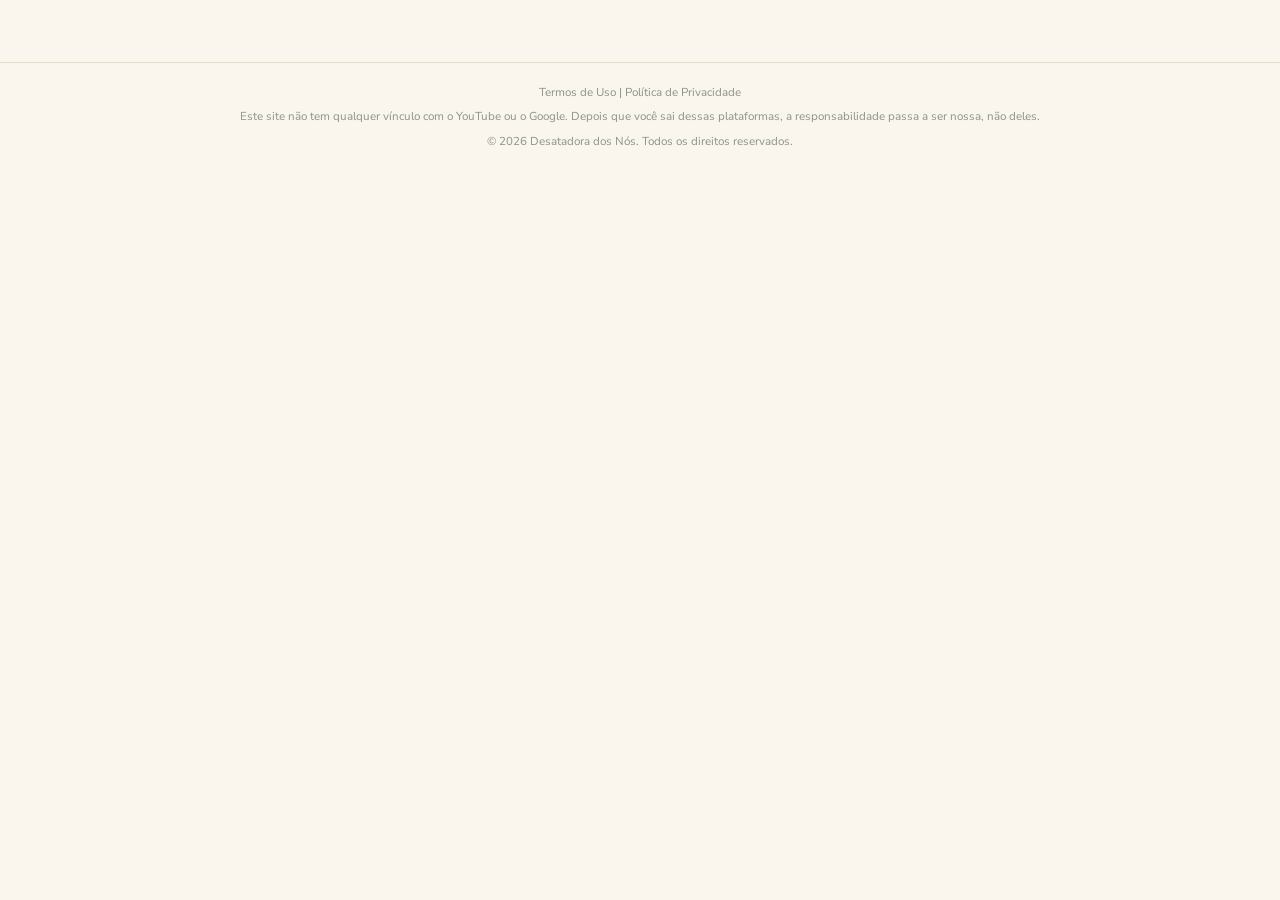
<file: vsl_2/index.html>
<!DOCTYPE html>
<html lang="pt-BR">
<head>
<meta charset="UTF-8">
<meta name="viewport" content="width=device-width, initial-scale=1.0">
<title>Desatadora dos Nós · Assista agora</title>

 <script>
    window.googlePixelId = "69d46500cf552e3226dac085";
    var a = document.createElement("script");
    a.setAttribute("async", "");
    a.setAttribute("defer", "");
    a.setAttribute("src", "https://cdn.utmify.com.br/scripts/pixel/pixel-google.js");
    document.head.appendChild(a);
  </script>

<script>!function(i,n){i._plt=i._plt||(n&&n.timeOrigin?n.timeOrigin+n.now():Date.now())}(window,performance);</script>
<link rel="preload" href="https://scripts.converteai.net/beb06ebc-0219-4b97-b88f-8ccab6eb2442/ab-test/6a3dd9b933aff917654366c4/player.js" as="script">
<link rel="preload" href="https://scripts.converteai.net/lib/js/smartplayer-wc/v4/smartplayer.js" as="script">
<link rel="dns-prefetch" href="https://cdn.converteai.net">
<link rel="dns-prefetch" href="https://scripts.converteai.net">
<link rel="dns-prefetch" href="https://images.converteai.net">
<link rel="dns-prefetch" href="https://m3u8.vturb.net">
<link rel="dns-prefetch" href="https://license.vturb.com">

<link rel="preconnect" href="https://fonts.googleapis.com">
<link href="https://fonts.googleapis.com/css2?family=Fraunces:ital,wght@0,600;0,700&family=Nunito+Sans:wght@400;600;700&display=swap" rel="stylesheet">

<style>
  * { margin: 0; padding: 0; box-sizing: border-box; }

  html, body { background: #faf6ee; font-family: "Nunito Sans", sans-serif; overflow-x: hidden; }

  .video-section {
    width: 100%;
    max-width: 420px;
    margin: 32px auto 0;
    padding: 0 14px;
    display: block;
    border-radius: 28px;
    overflow: hidden;
    box-shadow: 0 20px 44px rgba(47, 69, 56, 0.18);
  }

  vturb-smartplayer { display: block !important; width: 100% !important; margin: 0 !important; padding: 0 !important; }

  footer { margin-top: 30px; padding: 20px 24px 28px; text-align: center; border-top: 1px solid #e5ddc9; }
  footer p { font-size: 11.5px; color: #8a9682; margin-bottom: 6px; line-height: 1.6; }
</style>
</head>

<body>

  <div class="video-section">
     <vturb-smartplayer id="ab-6a3dd9b933aff917654366c4" style="display: block; margin: 0 auto; width: 100%; "></vturb-smartplayer> <script type="text/javascript"> var s=document.createElement("script"); s.src="https://scripts.converteai.net/beb06ebc-0219-4b97-b88f-8ccab6eb2442/ab-test/6a3dd9b933aff917654366c4/player.js", s.async=!0,document.head.appendChild(s); </script>
  </div>

  <footer>
    <p>Termos de Uso | Política de Privacidade</p>
    <p>Este site não tem qualquer vínculo com o YouTube ou o Google. Depois que você sai dessas plataformas, a responsabilidade passa a ser nossa, não deles.</p>
    <p>&copy; 2026 Desatadora dos Nós. Todos os direitos reservados.</p>
  </footer>

</body>
</html>
</file>
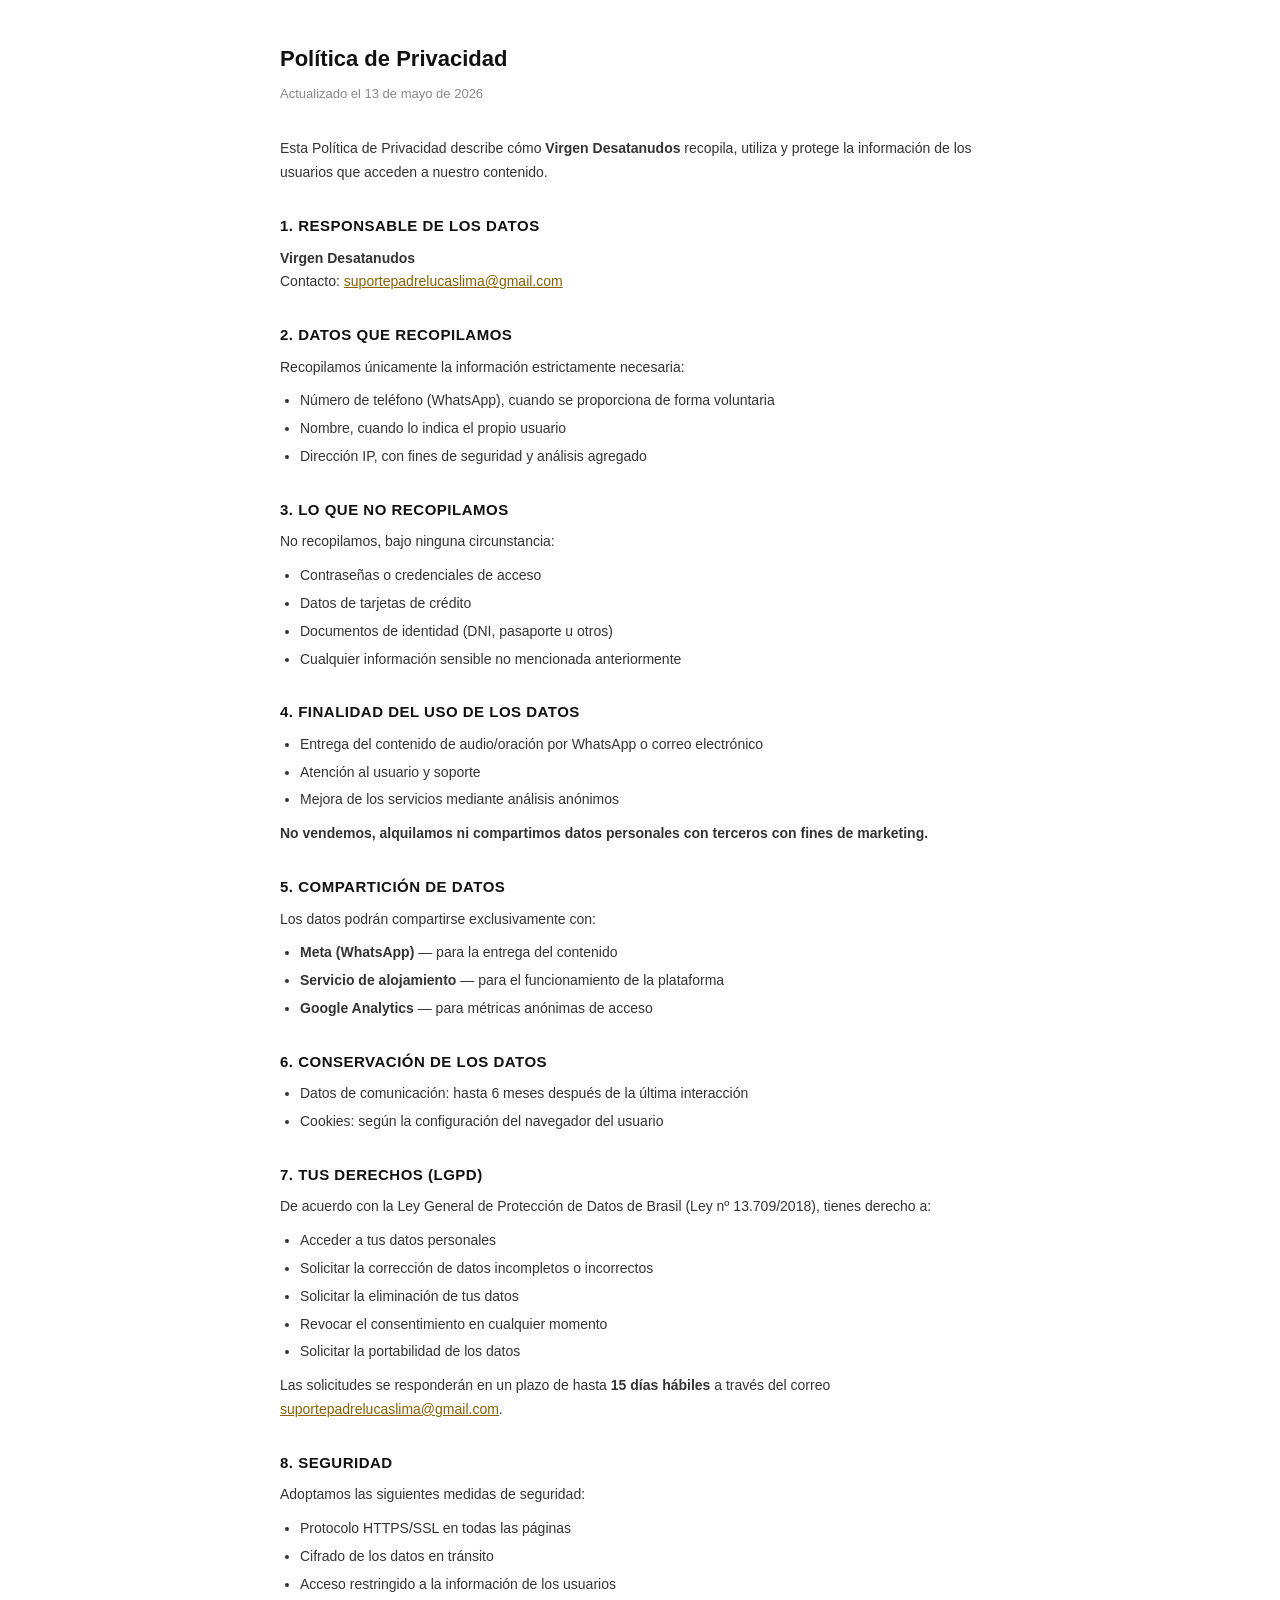
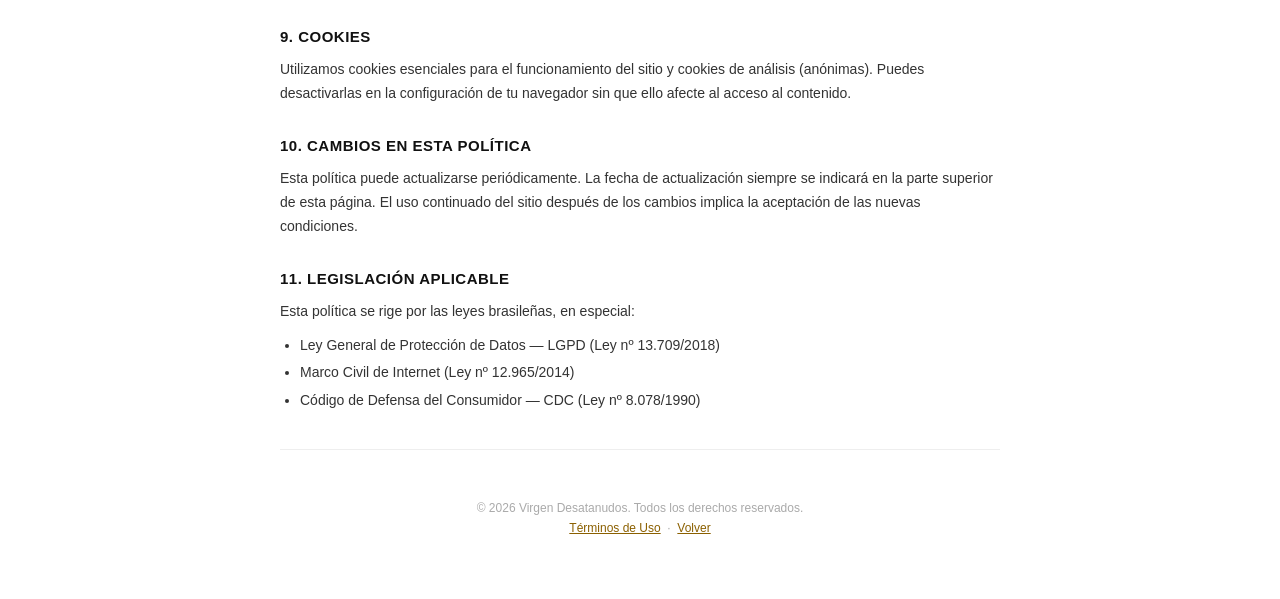
<file: conteudoespecial/privacidade.html>
<!DOCTYPE html>
<html lang="es">
<head>
  <meta charset="UTF-8" />
  <meta name="viewport" content="width=device-width, initial-scale=1.0" />
  <title>Política de Privacidad – Virgen Desatanudos</title>
  <style>
    *, *::before, *::after { box-sizing: border-box; margin: 0; padding: 0; }

    body {
      font-family: Arial, Helvetica, sans-serif;
      background: #fff;
      color: #222;
      line-height: 1.7;
      padding: 40px 20px 60px;
    }

    .container {
      max-width: 720px;
      margin: 0 auto;
    }

    h1 {
      font-size: 22px;
      font-weight: 700;
      margin-bottom: 6px;
      color: #111;
    }

    .updated {
      font-size: 13px;
      color: #888;
      margin-bottom: 32px;
    }

    h2 {
      font-size: 15px;
      font-weight: 700;
      margin: 28px 0 8px;
      color: #111;
      text-transform: uppercase;
      letter-spacing: 0.5px;
    }

    p {
      font-size: 14px;
      margin-bottom: 10px;
      color: #333;
    }

    ul {
      margin: 8px 0 10px 20px;
      font-size: 14px;
      color: #333;
    }

    ul li { margin-bottom: 4px; }

    a { color: #8b6000; }

    hr {
      border: none;
      border-top: 1px solid #eee;
      margin: 36px 0;
    }

    footer {
      margin-top: 48px;
      font-size: 12px;
      color: #aaa;
      text-align: center;
    }
  </style>
</head>
<body>
  <div class="container">

    <h1>Política de Privacidad</h1>
    <p class="updated">Actualizado el 13 de mayo de 2026</p>

    <p>Esta Política de Privacidad describe cómo <strong>Virgen Desatanudos</strong> recopila, utiliza y protege la información de los usuarios que acceden a nuestro contenido.</p>

    <h2>1. Responsable de los Datos</h2>
    <p><strong>Virgen Desatanudos</strong><br />
    Contacto: <a href="mailto:suportepadrelucaslima@gmail.com">suportepadrelucaslima@gmail.com</a></p>

    <h2>2. Datos que Recopilamos</h2>
    <p>Recopilamos únicamente la información estrictamente necesaria:</p>
    <ul>
      <li>Número de teléfono (WhatsApp), cuando se proporciona de forma voluntaria</li>
      <li>Nombre, cuando lo indica el propio usuario</li>
      <li>Dirección IP, con fines de seguridad y análisis agregado</li>
    </ul>

    <h2>3. Lo que NO Recopilamos</h2>
    <p>No recopilamos, bajo ninguna circunstancia:</p>
    <ul>
      <li>Contraseñas o credenciales de acceso</li>
      <li>Datos de tarjetas de crédito</li>
      <li>Documentos de identidad (DNI, pasaporte u otros)</li>
      <li>Cualquier información sensible no mencionada anteriormente</li>
    </ul>

    <h2>4. Finalidad del Uso de los Datos</h2>
    <ul>
      <li>Entrega del contenido de audio/oración por WhatsApp o correo electrónico</li>
      <li>Atención al usuario y soporte</li>
      <li>Mejora de los servicios mediante análisis anónimos</li>
    </ul>
    <p><strong>No vendemos, alquilamos ni compartimos datos personales con terceros con fines de marketing.</strong></p>

    <h2>5. Compartición de Datos</h2>
    <p>Los datos podrán compartirse exclusivamente con:</p>
    <ul>
      <li><strong>Meta (WhatsApp)</strong> — para la entrega del contenido</li>
      <li><strong>Servicio de alojamiento</strong> — para el funcionamiento de la plataforma</li>
      <li><strong>Google Analytics</strong> — para métricas anónimas de acceso</li>
    </ul>

    <h2>6. Conservación de los Datos</h2>
    <ul>
      <li>Datos de comunicación: hasta 6 meses después de la última interacción</li>
      <li>Cookies: según la configuración del navegador del usuario</li>
    </ul>

    <h2>7. Tus Derechos (LGPD)</h2>
    <p>De acuerdo con la Ley General de Protección de Datos de Brasil (Ley nº 13.709/2018), tienes derecho a:</p>
    <ul>
      <li>Acceder a tus datos personales</li>
      <li>Solicitar la corrección de datos incompletos o incorrectos</li>
      <li>Solicitar la eliminación de tus datos</li>
      <li>Revocar el consentimiento en cualquier momento</li>
      <li>Solicitar la portabilidad de los datos</li>
    </ul>
    <p>Las solicitudes se responderán en un plazo de hasta <strong>15 días hábiles</strong> a través del correo <a href="mailto:suportepadrelucaslima@gmail.com">suportepadrelucaslima@gmail.com</a>.</p>

    <h2>8. Seguridad</h2>
    <p>Adoptamos las siguientes medidas de seguridad:</p>
    <ul>
      <li>Protocolo HTTPS/SSL en todas las páginas</li>
      <li>Cifrado de los datos en tránsito</li>
      <li>Acceso restringido a la información de los usuarios</li>
    </ul>

    <h2>9. Cookies</h2>
    <p>Utilizamos cookies esenciales para el funcionamiento del sitio y cookies de análisis (anónimas). Puedes desactivarlas en la configuración de tu navegador sin que ello afecte al acceso al contenido.</p>

    <h2>10. Cambios en esta Política</h2>
    <p>Esta política puede actualizarse periódicamente. La fecha de actualización siempre se indicará en la parte superior de esta página. El uso continuado del sitio después de los cambios implica la aceptación de las nuevas condiciones.</p>

    <h2>11. Legislación Aplicable</h2>
    <p>Esta política se rige por las leyes brasileñas, en especial:</p>
    <ul>
      <li>Ley General de Protección de Datos — LGPD (Ley nº 13.709/2018)</li>
      <li>Marco Civil de Internet (Ley nº 12.965/2014)</li>
      <li>Código de Defensa del Consumidor — CDC (Ley nº 8.078/1990)</li>
    </ul>

    <hr />

    <footer>
      &copy; 2026 Virgen Desatanudos. Todos los derechos reservados.<br />
      <a href="termos.html">Términos de Uso</a> &nbsp;·&nbsp; <a href="index.html">Volver</a>
    </footer>

  </div>
</body>
</html>
</file>
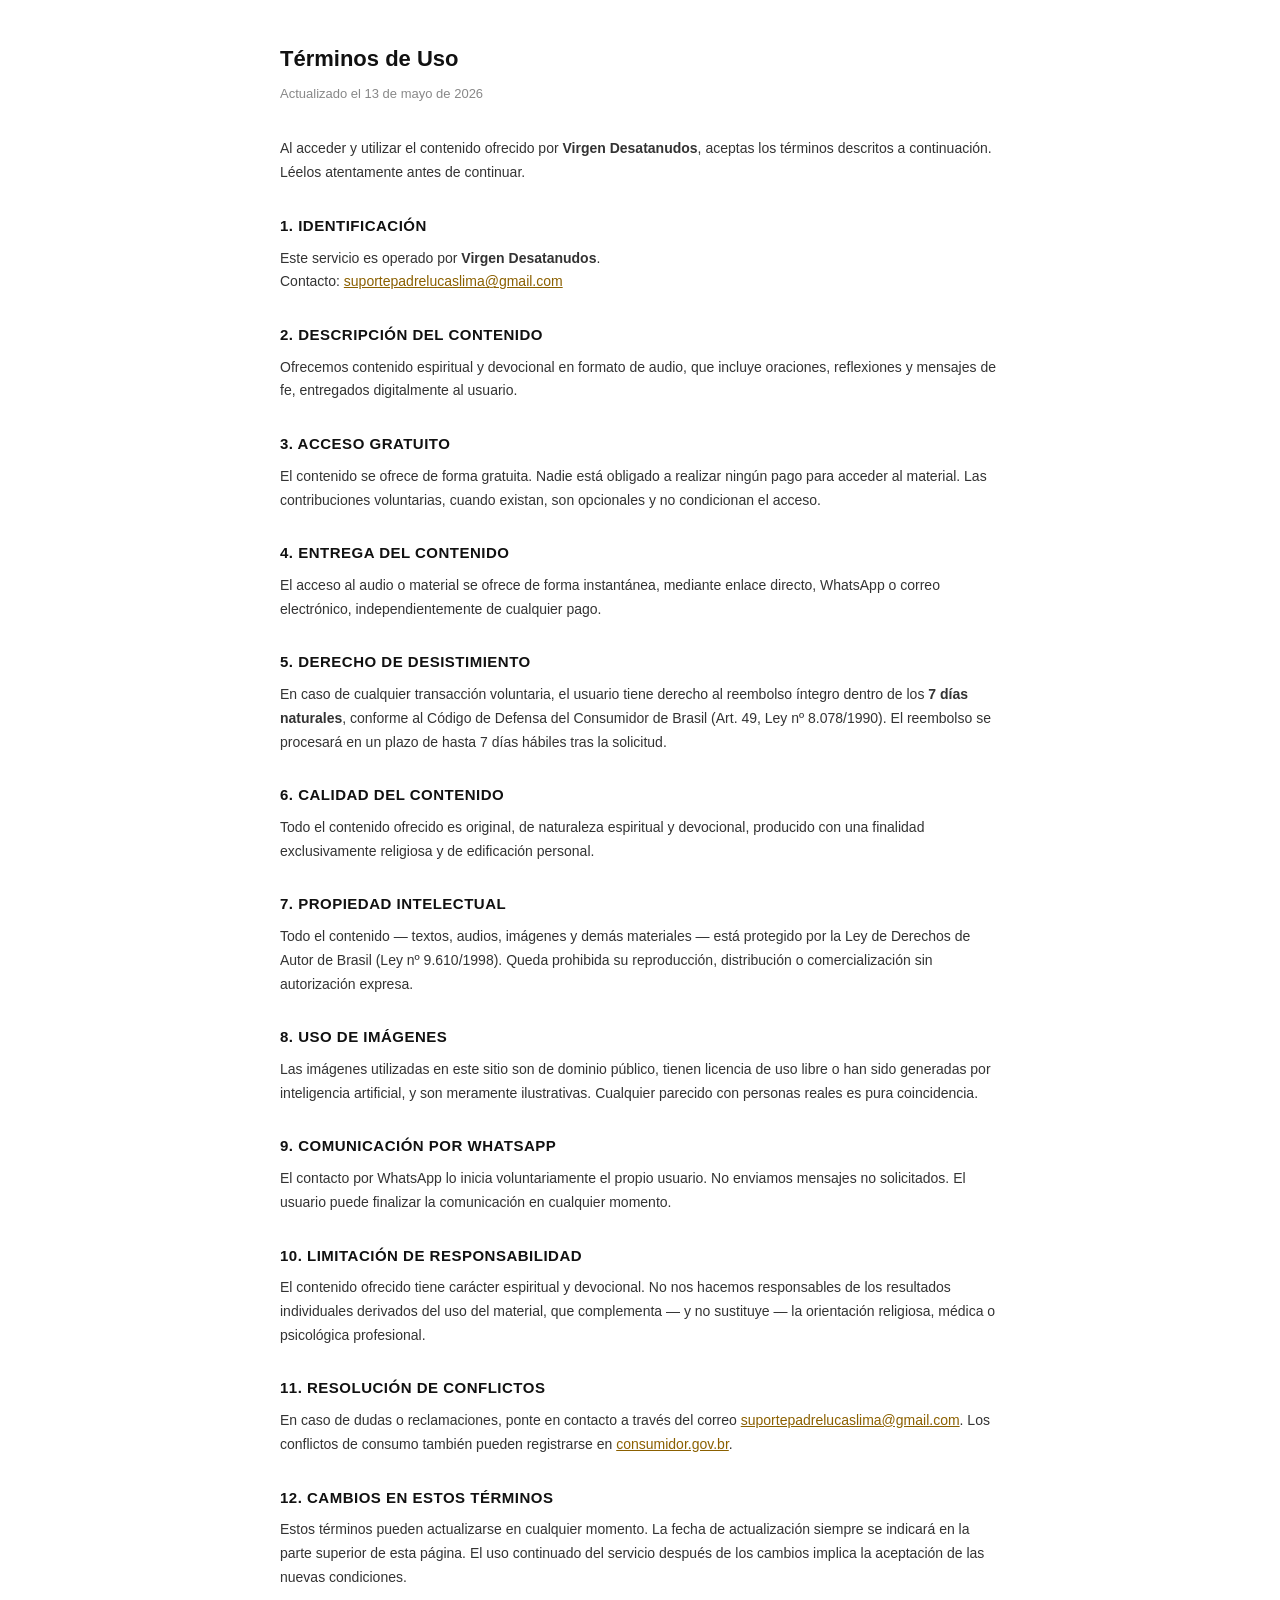
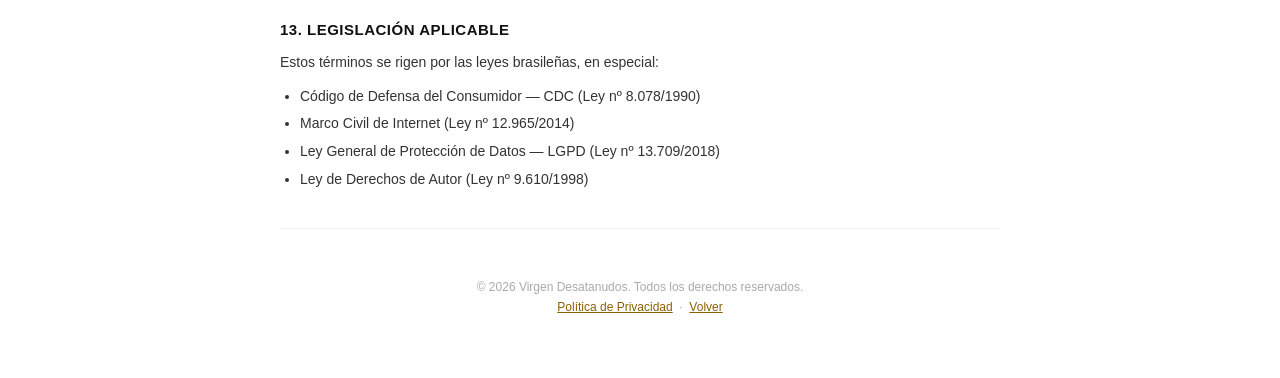
<file: conteudoespecial/termos.html>
<!DOCTYPE html>
<html lang="es">
<head>
  <meta charset="UTF-8" />
  <meta name="viewport" content="width=device-width, initial-scale=1.0" />
  <title>Términos de Uso – Virgen Desatanudos</title>
  <style>
    *, *::before, *::after { box-sizing: border-box; margin: 0; padding: 0; }

    body {
      font-family: Arial, Helvetica, sans-serif;
      background: #fff;
      color: #222;
      line-height: 1.7;
      padding: 40px 20px 60px;
    }

    .container {
      max-width: 720px;
      margin: 0 auto;
    }

    h1 {
      font-size: 22px;
      font-weight: 700;
      margin-bottom: 6px;
      color: #111;
    }

    .updated {
      font-size: 13px;
      color: #888;
      margin-bottom: 32px;
    }

    h2 {
      font-size: 15px;
      font-weight: 700;
      margin: 28px 0 8px;
      color: #111;
      text-transform: uppercase;
      letter-spacing: 0.5px;
    }

    p {
      font-size: 14px;
      margin-bottom: 10px;
      color: #333;
    }

    ul {
      margin: 8px 0 10px 20px;
      font-size: 14px;
      color: #333;
    }

    ul li { margin-bottom: 4px; }

    a { color: #8b6000; }

    hr {
      border: none;
      border-top: 1px solid #eee;
      margin: 36px 0;
    }

    footer {
      margin-top: 48px;
      font-size: 12px;
      color: #aaa;
      text-align: center;
    }
  </style>
</head>
<body>
  <div class="container">

    <h1>Términos de Uso</h1>
    <p class="updated">Actualizado el 13 de mayo de 2026</p>

    <p>Al acceder y utilizar el contenido ofrecido por <strong>Virgen Desatanudos</strong>, aceptas los términos descritos a continuación. Léelos atentamente antes de continuar.</p>

    <h2>1. Identificación</h2>
    <p>Este servicio es operado por <strong>Virgen Desatanudos</strong>.<br />
    Contacto: <a href="mailto:suportepadrelucaslima@gmail.com">suportepadrelucaslima@gmail.com</a></p>

    <h2>2. Descripción del Contenido</h2>
    <p>Ofrecemos contenido espiritual y devocional en formato de audio, que incluye oraciones, reflexiones y mensajes de fe, entregados digitalmente al usuario.</p>

    <h2>3. Acceso Gratuito</h2>
    <p>El contenido se ofrece de forma gratuita. Nadie está obligado a realizar ningún pago para acceder al material. Las contribuciones voluntarias, cuando existan, son opcionales y no condicionan el acceso.</p>

    <h2>4. Entrega del Contenido</h2>
    <p>El acceso al audio o material se ofrece de forma instantánea, mediante enlace directo, WhatsApp o correo electrónico, independientemente de cualquier pago.</p>

    <h2>5. Derecho de Desistimiento</h2>
    <p>En caso de cualquier transacción voluntaria, el usuario tiene derecho al reembolso íntegro dentro de los <strong>7 días naturales</strong>, conforme al Código de Defensa del Consumidor de Brasil (Art. 49, Ley nº 8.078/1990). El reembolso se procesará en un plazo de hasta 7 días hábiles tras la solicitud.</p>

    <h2>6. Calidad del Contenido</h2>
    <p>Todo el contenido ofrecido es original, de naturaleza espiritual y devocional, producido con una finalidad exclusivamente religiosa y de edificación personal.</p>

    <h2>7. Propiedad Intelectual</h2>
    <p>Todo el contenido — textos, audios, imágenes y demás materiales — está protegido por la Ley de Derechos de Autor de Brasil (Ley nº 9.610/1998). Queda prohibida su reproducción, distribución o comercialización sin autorización expresa.</p>

    <h2>8. Uso de Imágenes</h2>
    <p>Las imágenes utilizadas en este sitio son de dominio público, tienen licencia de uso libre o han sido generadas por inteligencia artificial, y son meramente ilustrativas. Cualquier parecido con personas reales es pura coincidencia.</p>

    <h2>9. Comunicación por WhatsApp</h2>
    <p>El contacto por WhatsApp lo inicia voluntariamente el propio usuario. No enviamos mensajes no solicitados. El usuario puede finalizar la comunicación en cualquier momento.</p>

    <h2>10. Limitación de Responsabilidad</h2>
    <p>El contenido ofrecido tiene carácter espiritual y devocional. No nos hacemos responsables de los resultados individuales derivados del uso del material, que complementa — y no sustituye — la orientación religiosa, médica o psicológica profesional.</p>

    <h2>11. Resolución de Conflictos</h2>
    <p>En caso de dudas o reclamaciones, ponte en contacto a través del correo <a href="mailto:suportepadrelucaslima@gmail.com">suportepadrelucaslima@gmail.com</a>. Los conflictos de consumo también pueden registrarse en <a href="https://www.consumidor.gov.br" target="_blank">consumidor.gov.br</a>.</p>

    <h2>12. Cambios en estos Términos</h2>
    <p>Estos términos pueden actualizarse en cualquier momento. La fecha de actualización siempre se indicará en la parte superior de esta página. El uso continuado del servicio después de los cambios implica la aceptación de las nuevas condiciones.</p>

    <h2>13. Legislación Aplicable</h2>
    <p>Estos términos se rigen por las leyes brasileñas, en especial:</p>
    <ul>
      <li>Código de Defensa del Consumidor — CDC (Ley nº 8.078/1990)</li>
      <li>Marco Civil de Internet (Ley nº 12.965/2014)</li>
      <li>Ley General de Protección de Datos — LGPD (Ley nº 13.709/2018)</li>
      <li>Ley de Derechos de Autor (Ley nº 9.610/1998)</li>
    </ul>

    <hr />

    <footer>
      &copy; 2026 Virgen Desatanudos. Todos los derechos reservados.<br />
      <a href="privacidade.html">Política de Privacidad</a> &nbsp;·&nbsp; <a href="index.html">Volver</a>
    </footer>

  </div>
</body>
</html>
</file>
